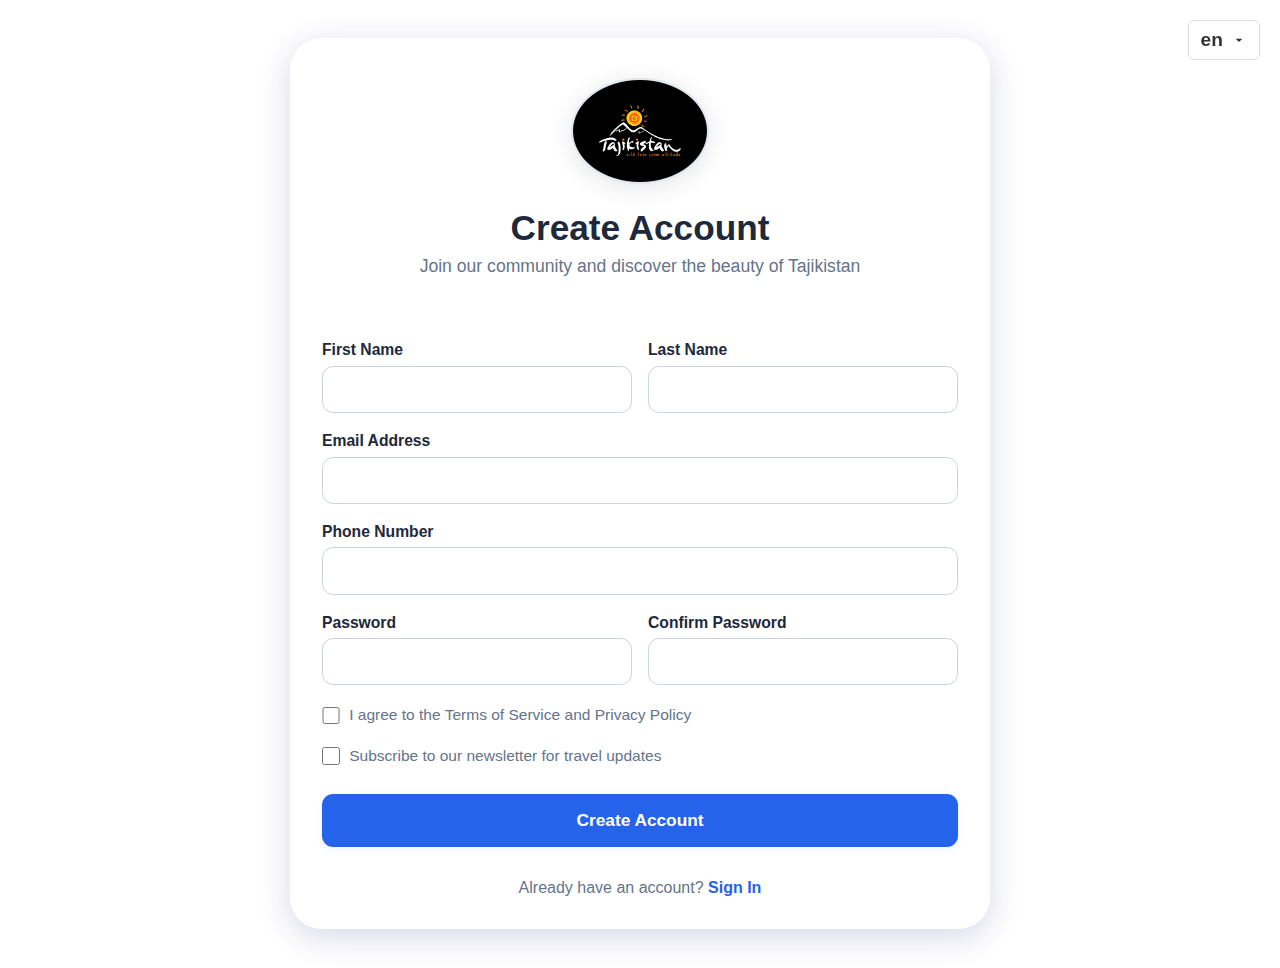
<file: pages/contacts.html>
<!DOCTYPE html> 
<html lang="en">
<head>
    <meta charset="UTF-8">
    <meta name="viewport" content="width=device-width, initial-scale=1.0">
    <title data-i18n="contacts_page_title">Contact Us - Tajikistan</title>
    <link rel="icon" type="image/x-icon" href="../assets/cropped-TJ_Tourism_Logo_white.png">
    <link rel="stylesheet" href="../styles/stylehome.css">
    <link rel="stylesheet" href="../styles/common.css">
    <link rel="stylesheet" href="../styles/contacts.css">
</head>
<body>
    <header class="header-container">
        <!-- Background Images -->
        <div class="background-slider">
            <div class="bg-slide active" style="background-image: url('https://images.unsplash.com/photo-1469474968028-56623f02e42e?w=1400&h=800&fit=crop')"></div>
            <div class="bg-slide" style="background-image: url('https://external-content.duckduckgo.com/iu/?u=https%3A%2F%2Fwallpaperaccess.com%2Ffull%2F5808780.jpg&f=1&nofb=1&ipt=347d9b8fbb1e6c526e159a20b2afd0fa29bf9e6544e61b7f0d2973e52c5abd1b')"></div>
            <div class="bg-slide" style="background-image: url('https://images.unsplash.com/photo-1506905925346-21bda4d32df4?w=1400&h=800&fit=crop')"></div>
        </div>
        <div class="overlay"></div>

        <!-- Navigation -->
        <nav class="navbar">
            <div class="nav-container">
                <!-- Logo -->
                <div>
                   <a href="index.html">
                       <img class='logo-icon' src="../assets/cropped-TJ_Tourism_Logo_white.png" alt="Tajikistan Tourism">
                   </a>
                </div>

                <!-- Desktop Menu -->
                <div class="nav-menu">
                    <a href="index.html" class="nav-link" data-i18n="nav_home">HOME</a>
                    <a href="tourism-products.html" class="nav-link" data-i18n="nav_products">TOURISM PRODUCTS</a>
                    <a href="destinations.html" class="nav-link" data-i18n="nav_destinations">DESTINATIONS</a>
                    <a href="events.html" class="nav-link" data-i18n="nav_events">EVENTS</a>
                    <a href="information.html" class="nav-link" data-i18n="nav_info">INFORMATION</a>
                    <a href="contacts.html" class="nav-link" data-i18n="nav_contacts">CONTACTS</a>
                </div>

                <!-- Right Controls -->
                <div class="nav-controls">
                    
                    <!-- Language Selector -->
                    <div class="language-selector">
                        <button class="lang-btn" id="langBtn">
                            <span class="flag">en</span>
                            <svg class="chevron" viewBox="0 0 24 24" fill="currentColor">
                                <path d="M7 10l5 5 5-5z"/>
                            </svg>
                        </button>
                        <div class="lang-dropdown" id="langDropdown">
                            <div class="lang-option" data-lang="en" data-flag="en">
                                <span class="flag">en</span>
                                <span>English</span>
                            </div>
                            <div class="lang-option" data-lang="ko" data-flag="ko">
                                <span class="flag">ko</span>
                                <span>한국어</span>
                            </div>
                        </div>
                    </div>

                    <!-- Theme Toggle -->
                    <button class="theme-toggle" id="themeToggle">
                        <svg class="sun-icon" viewBox="0 0 24 24" fill="currentColor">
                            <path d="M12 2.25a.75.75 0 01.75.75v2.25a.75.75 0 01-1.5 0V3a.75.75 0 01.75-.75zM7.5 12a4.5 4.5 0 119 0 4.5 4.5 0 01-9 0zM18.894 6.166a.75.75 0 00-1.06-1.06l-1.591 1.59a.75.75 0 101.06 1.061l1.591-1.59zM21.75 12a.75.75 0 01-.75.75h-2.25a.75.75 0 010-1.5H21a.75.75 0 01.75.75zM17.834 18.894a.75.75 0 001.06-1.06l-1.59-1.591a.75.75 0 10-1.061 1.06l1.59 1.591zM12 18a.75.75 0 01.75.75V21a.75.75 0 01-1.5 0v-2.25A.75.75 0 0112 18zM7.758 17.303a.75.75 0 00-1.061-1.06l-1.591 1.59a.75.75 0 001.06 1.061l1.591-1.59zM6 12a.75.75 0 01-.75.75H3a.75.75 0 010-1.5h2.25A.75.75 0 016 12zM6.697 7.757a.75.75 0 001.06-1.06l-1.59-1.591a.75.75 0 00-1.061 1.06l1.59 1.591z"/>
                        </svg>
                        <svg class="moon-icon" viewBox="0 0 24 24" fill="currentColor">
                            <path d="M9.528 1.718a.75.75 0 01.162.819A8.97 8.97 0 009 6a9 9 0 009 9 8.97 8.97 0 003.463-.69.75.75 0 01.981.98 10.503 10.503 0 01-9.694 6.46c-5.799 0-10.5-4.701-10.5-10.5 0-4.368 2.667-8.112 6.46-9.694a.75.75 0 01.818.162z"/>
                        </svg>
                    </button>

                 

                    <!-- Registration -->
                    <a href="registration.html" class="registration-btn">
                        <svg viewBox="0 0 24 24" fill="currentColor">
                            <path d="M12 12c2.21 0 4-1.79 4-4s-1.79-4-4-4-4 1.79-4 4 1.79 4 4 4zm0 2c-2.67 0-8 1.34-8 4v2h16v-2c0-2.66-5.33-4-8-4z"/>
                            <path d="M19 13h-2v3h-3v2h3v3h2v-3h3v-2h-3z"/>
                        </svg>
                    </a>

                    <!-- User Menu -->
                    <div id="user-menu-container"></div>

                    <!-- Mobile Menu Toggle -->
                    <button class="mobile-menu-toggle" id="mobileMenuToggle">
                        <span class="hamburger"></span>
                        <span class="hamburger"></span>
                        <span class="hamburger"></span>
                    </button>
                </div>
            </div>

            <!-- Mobile Menu -->
            <div class="mobile-menu" id="mobileMenu">
                <a href="index.html" class="mobile-nav-link" data-i18n="nav_home">HOME</a>
                <a href="tourism-products.html" class="mobile-nav-link" data-i18n="nav_products">TOURISM PRODUCTS</a>
                <a href="destinations.html" class="mobile-nav-link" data-i18n="nav_destinations">DESTINATIONS</a>
                <a href="events.html" class="mobile-nav-link" data-i18n="nav_events">EVENTS</a>
                <a href="information.html" class="mobile-nav-link" data-i18n="nav_info">INFORMATION</a>
                <a href="contacts.html" class="mobile-nav-link" data-i18n="nav_contacts">CONTACTS</a>
            </div>
        </nav>

        <!-- Hero Content -->
        <div class="hero-content">
            <div class="hero-text">
                <h1 class="hero-title" data-i18n="contacts_hero_title">CONTACT US</h1>
                <h2 class="hero-subtitle" data-i18n="contacts_hero_subtitle">GET IN</h2>
                <h3 class="hero-description" id="heroDescription" data-i18n="contacts_hero_description">TOUCH</h3>
            </div>
        </div>

        <!-- Content Indicators -->
        <div class="content-indicators">
            <div class="indicator active"></div>
            <div class="indicator"></div>
            <div class="indicator"></div>
        </div>
	 </header>

    <!-- Main Content -->
    <main class="main-content">
        <!-- Contact Section -->
        <section class="contact-section">
            <div class="container">
                <div class="section-header">
                    <h2 class="section-title" data-i18n="contacts_get_touch">Get in Touch</h2>
                    <p class="section-subtitle" data-i18n="contacts_subtitle">We'd love to hear from you. Send us a message and we'll respond as soon as possible.</p>
                </div>
                
                <div class="contact-grid">
                    <!-- Contact Information -->
                    <div class="contact-info">
                        <h3 data-i18n="contacts_info_title">Contact Information</h3>
                        <div class="contact-item">
                            <div class="contact-icon">📍</div>
                            <div>
                                <h4 data-i18n="contacts_address">Address</h4>
                                <p data-i18n="contacts_address_text">123 Tourism Street<br>Dushanbe, Tajikistan 734000</p>
                            </div>
                        </div>
                        <div class="contact-item">
                            <div class="contact-icon">📞</div>
                            <div>
                                <h4 data-i18n="contacts_phone">Phone</h4>
                                <p data-i18n="contacts_phone_text">+992 48 123 4567<br>+992 48 123 4568</p>
                            </div>
                        </div>
                        <div class="contact-item">
                            <div class="contact-icon">✉️</div>
                            <div>
                                <h4 data-i18n="contacts_email">Email</h4>
                                <p data-i18n="contacts_email_text">info@tajikistan-tourism.com<br>support@tajikistan-tourism.com</p>
                            </div>
                        </div>
                        <div class="contact-item">
                            <div class="contact-icon">🕒</div>
                            <div>
                                <h4 data-i18n="contacts_hours">Working Hours</h4>
                                <p data-i18n="contacts_hours_text">Monday - Friday: 9:00 AM - 6:00 PM<br>Saturday: 10:00 AM - 4:00 PM<br>Sunday: Closed</p>
                            </div>
                        </div>
                    </div>

                    <!-- Contact Form -->
                    <div class="contact-form">
                        <h3 data-i18n="contacts_form_title">Send us a Message</h3>
                        <form>
                            <div class="form-group">
                                <label for="name" data-i18n="contacts_form_name">Full Name *</label>
                                <input type="text" id="name" name="name" required>
                            </div>
                            <div class="form-group">
                                <label for="email" data-i18n="contacts_form_email">Email Address *</label>
                                <input type="email" id="email" name="email" required>
                            </div>
                            <div class="form-group">
                                <label for="phone" data-i18n="contacts_form_phone">Phone Number</label>
                                <input type="text" id="phone" name="phone">
                            </div>
                            <div class="form-group">
                                <label for="subject" data-i18n="contacts_form_subject">Subject *</label>
                                <select id="subject" name="subject" required>
                                    <option value="" data-i18n="contacts_form_select_subject">Select a subject</option>
                                    <option value="general" data-i18n="contacts_form_general">General Inquiry</option>
                                    <option value="booking" data-i18n="contacts_form_booking">Tour Booking</option>
                                    <option value="support" data-i18n="contacts_form_support">Customer Support</option>
                                    <option value="partnership" data-i18n="contacts_form_partnership">Partnership</option>
                                    <option value="other" data-i18n="contacts_form_other">Other</option>
                                </select>
                            </div>
                            <div class="form-group">
                                <label for="message" data-i18n="contacts_form_message">Message *</label>
                                <textarea id="message" name="message" rows="5" required></textarea>
                            </div>
                            <button type="submit" class="btn btn-primary" data-i18n="contacts_form_send">Send Message</button>
                        </form>
                    </div>
                </div>
            </div>
        </section>

        <!-- Map Section -->
        <section class="map-section">
            <div class="container">
                <div class="section-header">
                    <h2 class="section-title" data-i18n="contacts_find_us">Find Us</h2>
                    <p class="section-subtitle" data-i18n="contacts_map_subtitle">Visit our office in the heart of Dushanbe</p>
                </div>
                <div class="map-container">
                    <div class="contacts-map-container" style="margin: 2rem 0;">
                        <iframe
                            width="100%"
                            height="400"
                            frameborder="0"
                            style="border:0; border-radius: 1rem;"
                            src="https://www.openstreetmap.org/export/embed.html?bbox=68.773%2C38.559%2C68.803%2C38.579&layer=mapnik&marker=38.569%2C68.788"
                            allowfullscreen
                            loading="lazy">
                        </iframe>
                    </div>
                </div>
            </div>
        </section>
    </main>

    <!-- Footer -->
    <footer class="footer">
        <div class="container">
            <div class="footer-content">
                <div class="footer-section">
                    <div class="footer-logo">
                        <img src="../assets/cropped-TJ_Tourism_Logo_white.png" alt="Tajikistan Tourism">
                    </div>
                    <h3 data-i18n="footer_about_title">About Tajikistan Tourism</h3>
                    <p data-i18n="footer_about_desc">Discover the natural beauty and rich cultural heritage of Tajikistan, a hidden gem in Central Asia.</p>
                </div>
                <div class="footer-section">
                    <h3 data-i18n="footer_links_title">Quick Links</h3>
                    <ul>
                        <li><a href="tourism-products.html" data-i18n="footer_link_products">Tourism Products</a></li>
                        <li><a href="#" data-i18n="footer_link_guide">Travel Guide</a></li>
                        <li><a href="#" data-i18n="footer_link_events">Events</a></li>
                        <li><a href="contacts.html" data-i18n="footer_link_contact">Contact</a></li>
                    </ul>
                </div>
                <div class="footer-section">
                    <h3 data-i18n="footer_contact_title">Contact Info</h3>
                    <p data-i18n="footer_contact_email">Email: maks88821@gmai.com</p>
                    <p data-i18n="footer_contact_phone">Phone: +992919667741</p>
                    <p data-i18n="footer_contact_address">Address: Dushanbe, Tajikistan</p>
                </div>
            </div>
            <div class="footer-bottom">
                <p data-i18n="footer_copyright">&copy; 2024 Tajikistan Tourism. All rights reserved.</p>
            </div>
        </div>
    </footer>

    <script type="module" src="../scripts/main.js"></script>
</body>
</html>
</file>
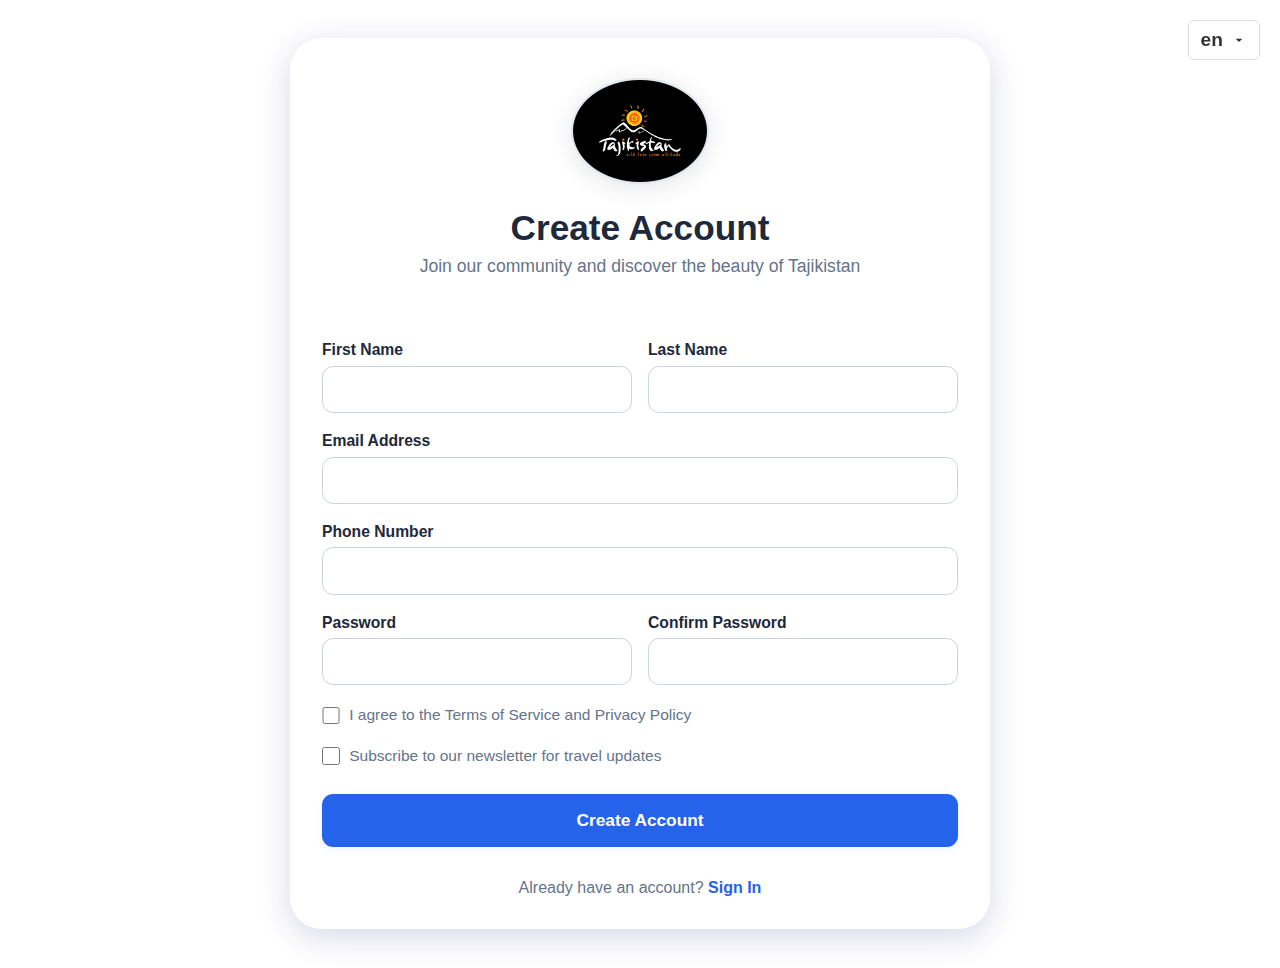
<file: pages/destinations.html>
<!DOCTYPE html> 
<html lang="en">
<head>
    <meta charset="UTF-8">
    <meta name="viewport" content="width=device-width, initial-scale=1.0">
    <title data-i18n="destinations_page_title">Destinations - Tajikistan</title>
    <link rel="icon" type="image/x-icon" href="../assets/cropped-TJ_Tourism_Logo_white.png">
    <link rel="stylesheet" href="../styles/stylehome.css">
    <link rel="stylesheet" href="../styles/common.css">
    <link rel="stylesheet" href="../styles/destinations.css">
</head>
<body>
    <header class="header-container">
        <!-- Background Images -->
        <div class="background-slider">
            <div class="bg-slide active" style="background-image: url('https://images.unsplash.com/photo-1506905925346-21bda4d32df4?w=1400&h=800&fit=crop')"></div>
            <div class="bg-slide" style="background-image: url('https://images.unsplash.com/photo-1469474968028-56623f02e42e?w=1400&h=800&fit=crop')"></div>
            <div class="bg-slide" style="background-image: url('https://external-content.duckduckgo.com/iu/?u=https%3A%2F%2Fwallpaperaccess.com%2Ffull%2F5808780.jpg&f=1&nofb=1&ipt=347d9b8fbb1e6c526e159a20b2afd0fa29bf9e6544e61b7f0d2973e52c5abd1b')"></div>
        </div>
        <div class="overlay"></div>

        <!-- Navigation -->
        <nav class="navbar">
            <div class="nav-container">
                <!-- Logo -->
                <div>
                   <a href="index.html">
                       <img class='logo-icon' src="../assets/cropped-TJ_Tourism_Logo_white.png" alt="Tajikistan Tourism">
                   </a>
                </div>

                <!-- Desktop Menu -->
                <div class="nav-menu">
                    <a href="index.html" class="nav-link" data-i18n="nav_home">HOME</a>
                    <a href="tourism-products.html" class="nav-link" data-i18n="nav_products">TOURISM PRODUCTS</a>
                    <a href="destinations.html" class="nav-link" data-i18n="nav_destinations">DESTINATIONS</a>
                    <a href="events.html" class="nav-link" data-i18n="nav_events">EVENTS</a>
                    <a href="information.html" class="nav-link" data-i18n="nav_info">INFORMATION</a>
                    <a href="contacts.html" class="nav-link" data-i18n="nav_contacts">CONTACTS</a>
                </div>

                <!-- Right Controls -->
                <div class="nav-controls">
                    
                    <!-- Language Selector -->
                    <div class="language-selector">
                        <button class="lang-btn" id="langBtn">
                            <span class="flag">en</span>
                            <svg class="chevron" viewBox="0 0 24 24" fill="currentColor">
                                <path d="M7 10l5 5 5-5z"/>
                            </svg>
                        </button>
                        <div class="lang-dropdown" id="langDropdown">
                            <div class="lang-option" data-lang="en" data-flag="en">
                                <span class="flag">en</span>
                                <span>English</span>
                            </div>
                            <div class="lang-option" data-lang="ko" data-flag="🇰🇷">
                                <span class="flag">ko</span>
                                <span>한국어</span>
                            </div>
                        </div>
                    </div>

                    <!-- Theme Toggle -->
                    <button class="theme-toggle" id="themeToggle">
                        <svg class="sun-icon" viewBox="0 0 24 24" fill="currentColor">
                            <path d="M12 2.25a.75.75 0 01.75.75v2.25a.75.75 0 01-1.5 0V3a.75.75 0 01.75-.75zM7.5 12a4.5 4.5 0 119 0 4.5 4.5 0 01-9 0zM18.894 6.166a.75.75 0 00-1.06-1.06l-1.591 1.59a.75.75 0 101.06 1.061l1.591-1.59zM21.75 12a.75.75 0 01-.75.75h-2.25a.75.75 0 010-1.5H21a.75.75 0 01.75.75zM17.834 18.894a.75.75 0 001.06-1.06l-1.59-1.591a.75.75 0 10-1.061 1.06l1.59 1.591zM12 18a.75.75 0 01.75.75V21a.75.75 0 01-1.5 0v-2.25A.75.75 0 0112 18zM7.758 17.303a.75.75 0 00-1.061-1.06l-1.591 1.59a.75.75 0 001.06 1.061l1.591-1.59zM6 12a.75.75 0 01-.75.75H3a.75.75 0 010-1.5h2.25A.75.75 0 016 12zM6.697 7.757a.75.75 0 001.06-1.06l-1.59-1.591a.75.75 0 00-1.061 1.06l1.59 1.591z"/>
                        </svg>
                        <svg class="moon-icon" viewBox="0 0 24 24" fill="currentColor">
                            <path d="M9.528 1.718a.75.75 0 01.162.819A8.97 8.97 0 009 6a9 9 0 009 9 8.97 8.97 0 003.463-.69.75.75 0 01.981.98 10.503 10.503 0 01-9.694 6.46c-5.799 0-10.5-4.701-10.5-10.5 0-4.368 2.667-8.112 6.46-9.694a.75.75 0 01.818.162z"/>
                        </svg>
                    </button>

                  
                    <!-- Registration -->
                    <a href="registration.html" class="registration-btn">
                        <svg viewBox="0 0 24 24" fill="currentColor">
                            <path d="M12 12c2.21 0 4-1.79 4-4s-1.79-4-4-4-4 1.79-4 4 1.79 4 4 4zm0 2c-2.67 0-8 1.34-8 4v2h16v-2c0-2.66-5.33-4-8-4z"/>
                            <path d="M19 13h-2v3h-3v2h3v3h2v-3h3v-2h-3z"/>
                        </svg>
                    </a>

                    <!-- User Menu -->
                    <div id="user-menu-container"></div>

                    <!-- Mobile Menu Toggle -->
                    <button class="mobile-menu-toggle" id="mobileMenuToggle">
                        <span class="hamburger"></span>
                        <span class="hamburger"></span>
                        <span class="hamburger"></span>
                    </button>
                </div>
            </div>

            <!-- Mobile Menu -->
            <div class="mobile-menu" id="mobileMenu">
                <a href="index.html" class="mobile-nav-link" data-i18n="nav_home">HOME</a>
                <a href="tourism-products.html" class="mobile-nav-link" data-i18n="nav_products">TOURISM PRODUCTS</a>
                <a href="destinations.html" class="mobile-nav-link" data-i18n="nav_destinations">DESTINATIONS</a>
                <a href="events.html" class="mobile-nav-link" data-i18n="nav_events">EVENTS</a>
                <a href="information.html" class="mobile-nav-link" data-i18n="nav_info">INFORMATION</a>
                <a href="contacts.html" class="mobile-nav-link" data-i18n="nav_contacts">CONTACTS</a>
            </div>
        </nav>

        <!-- Hero Content -->
        <div class="hero-content">
            <div class="hero-text">
                <h1 class="hero-title" id="heroTitle">DESTINATIONS</h1>
                <h2 class="hero-subtitle" id="heroSubtitle">EXPLORE</h2>
                <h3 class="hero-description" id="heroDescription">AMAZING PLACES</h3>
            </div>
        </div>

        <!-- Content Indicators -->
        <div class="content-indicators">
            <div class="indicator active"></div>
            <div class="indicator"></div>
            <div class="indicator"></div>
        </div>
	 </header>

    <!-- Main Content -->
    <main class="main-content">
        <!-- Destinations Section -->
        <section class="destinations-section">
            <div class="container">
                <div class="section-header">
                    <h2 class="section-title" data-i18n="destinations_section_title">Popular Destinations</h2>
                    <p class="section-subtitle" data-i18n="destinations_section_subtitle">Discover the most beautiful and fascinating places in Tajikistan</p>
                </div>
                <div class="destinations-controls">
                    <input type="text" id="dest-search" data-i18n="[placeholder]destinations_search_placeholder" placeholder="Search by name...">
                    <select id="dest-sort">
                        <option value="title-asc" data-i18n="destinations_sort_title_asc">Alphabetically (A-Z)</option>
                        <option value="title-desc" data-i18n="destinations_sort_title_desc">Alphabetically (Z-A)</option>
                        <option value="region" data-i18n="destinations_sort_region">By region</option>
                    </select>
                    <select id="dest-region-filter">
                        <option value="" data-i18n="destinations_region_all">All regions</option>
                        <!-- регионы будут добавляться динамически -->
                    </select>
                </div>
                <div class="destinations-grid" id="destinations-list"></div>
            </div>
        </section>

        <!-- Call to Action -->
        <section class="cta-section">
            <div class="container">
                <div class="cta-content">
                    <h2 data-i18n="destinations_cta_title">Ready to Explore These Amazing Places?</h2>
                    <p data-i18n="destinations_cta_desc">Start planning your journey to discover the natural wonders and cultural treasures of Tajikistan.</p>
                    <div class="cta-buttons">
                        <a href="contacts.html" class="btn btn-primary" data-i18n="destinations_cta_plan">Plan Your Trip</a>
                        <a href="tourism-products.html" class="btn btn-secondary" data-i18n="destinations_cta_tours">View Tours</a>
                    </div>
                </div>
            </div>
        </section>
    </main>

    <!-- Footer -->
    <footer class="footer">
        <div class="container">
            <div class="footer-content">
                <div class="footer-section">
                    <div class="footer-logo">
                        <img src="../assets/cropped-TJ_Tourism_Logo_white.png" alt="Tajikistan Tourism">
                    </div>
                    <h3 data-i18n="footer_about_title">About Tajikistan Tourism</h3>
                    <p data-i18n="footer_about_desc">Discover the natural beauty and rich cultural heritage of Tajikistan, a hidden gem in Central Asia.</p>
                </div>
                <div class="footer-section">
                    <h3 data-i18n="footer_links_title">Quick Links</h3>
                    <ul>
                        <li><a href="tourism-products.html" data-i18n="footer_link_products">Tourism Products</a></li>
                        <li><a href="#" data-i18n="footer_link_guide">Travel Guide</a></li>
                        <li><a href="events.html" data-i18n="footer_link_events">Events</a></li>
                        <li><a href="contacts.html" data-i18n="footer_link_contact">Contact</a></li>
                    </ul>
                </div>
                <div class="footer-section">
                    <h3 data-i18n="footer_contact_title">Contact Info</h3>
                    <p data-i18n="footer_contact_email">Email: maks88821@gmai.com</p>
                    <p data-i18n="footer_contact_phone">Phone: +992919667741</p>
                    <p data-i18n="footer_contact_address">Address: Dushanbe, Tajikistan</p>
                </div>
            </div>
            <div class="footer-bottom">
                <p data-i18n="footer_copyright">&copy; 2024 Tajikistan Tourism. All rights reserved.</p>
            </div>
        </div>
    </footer>

    <script type="module" src="../scripts/main.js"></script>
</body>
</html>
</file>
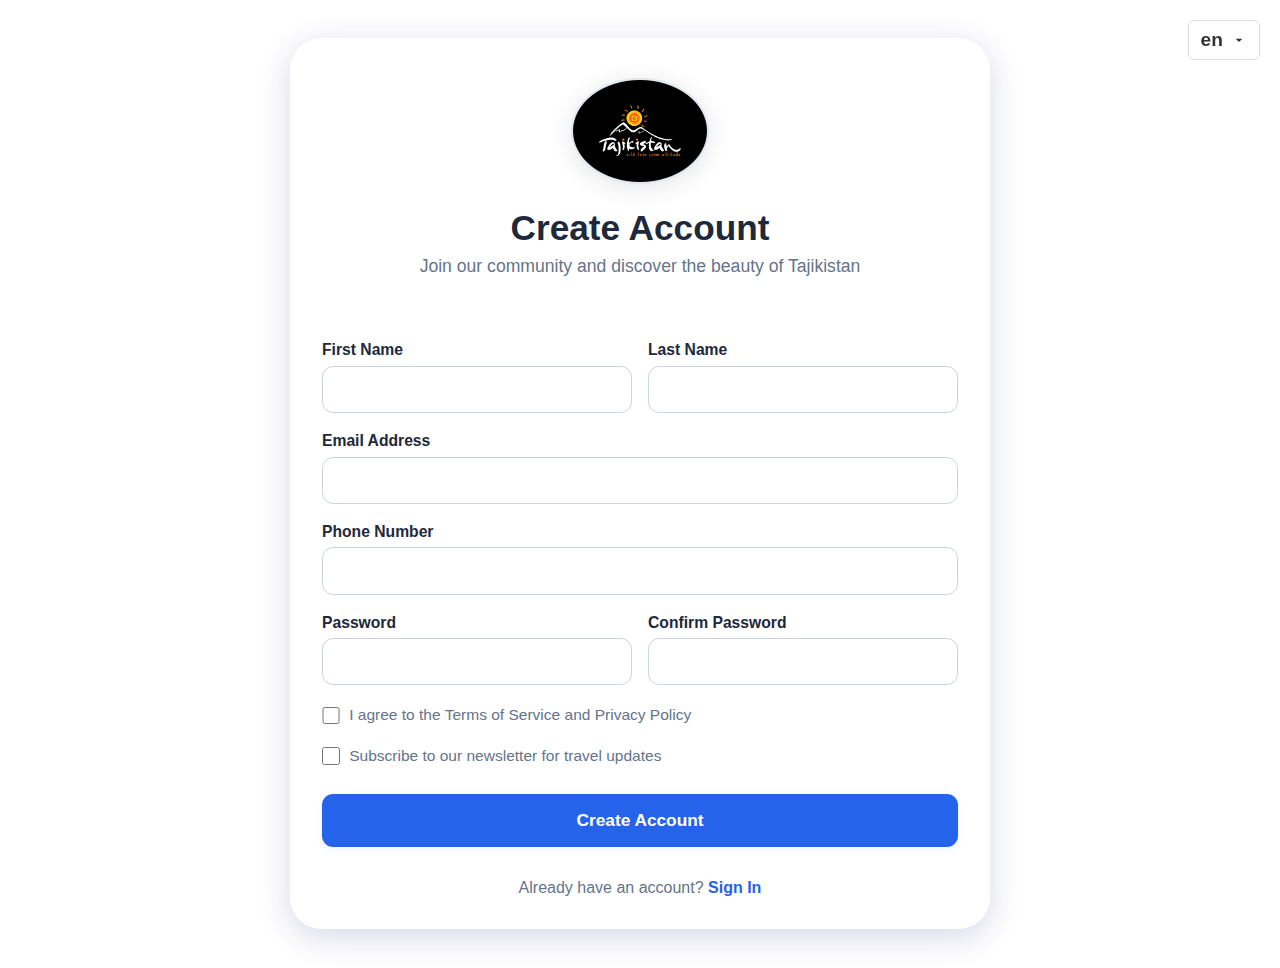
<file: pages/events.html>
<!DOCTYPE html> 
<html lang="en">
<head>
    <meta charset="UTF-8">
    <meta name="viewport" content="width=device-width, initial-scale=1.0">
    <title data-i18n="events_page_title">Events - Tajikistan</title>
    <link rel="icon" type="image/x-icon" href="../assets/cropped-TJ_Tourism_Logo_white.png">
    <link rel="stylesheet" href="../styles/stylehome.css">
    <link rel="stylesheet" href="../styles/common.css">
    <link rel="stylesheet" href="../styles/events.css">
</head>
<body>
    <header class="header-container">
        <!-- Background Images -->
        <div class="background-slider">
            <div class="bg-slide active" style="background-image: url('https://images.unsplash.com/photo-1469474968028-56623f02e42e?w=1400&h=800&fit=crop')"></div>
            <div class="bg-slide" style="background-image: url('https://external-content.duckduckgo.com/iu/?u=https%3A%2F%2Fwallpaperaccess.com%2Ffull%2F5808780.jpg&f=1&nofb=1&ipt=347d9b8fbb1e6c526e159a20b2afd0fa29bf9e6544e61b7f0d2973e52c5abd1b')"></div>
            <div class="bg-slide" style="background-image: url('https://images.unsplash.com/photo-1506905925346-21bda4d32df4?w=1400&h=800&fit=crop')"></div>
        </div>
        <div class="overlay"></div>

        <!-- Navigation -->
        <nav class="navbar">
            <div class="nav-container">
                <!-- Logo -->
                <div>
                   <a href="index.html">
                       <img class='logo-icon' src="../assets/cropped-TJ_Tourism_Logo_white.png" alt="Tajikistan Tourism">
                   </a>
                </div>

                <!-- Desktop Menu -->
                <div class="nav-menu">
                    <a href="index.html" class="nav-link" data-i18n="nav_home">HOME</a>
                    <a href="tourism-products.html" class="nav-link" data-i18n="nav_products">TOURISM PRODUCTS</a>
                    <a href="destinations.html" class="nav-link" data-i18n="nav_destinations">DESTINATIONS</a>
                    <a href="events.html" class="nav-link" data-i18n="nav_events">EVENTS</a>
                    <a href="information.html" class="nav-link" data-i18n="nav_info">INFORMATION</a>
                    <a href="contacts.html" class="nav-link" data-i18n="nav_contacts">CONTACTS</a>
                </div>

                <!-- Right Controls -->
                <div class="nav-controls">
                    
                    <!-- Language Selector -->
                    <div class="language-selector">
                        <button class="lang-btn" id="langBtn">
                            <span class="flag">en</span>
                            <svg class="chevron" viewBox="0 0 24 24" fill="currentColor">
                                <path d="M7 10l5 5 5-5z"/>
                            </svg>
                        </button>
                        <div class="lang-dropdown" id="langDropdown">
                            <div class="lang-option" data-lang="en" data-flag="en">
                                <span class="flag">en</span>
                                <span>English</span>
                            </div>
                            <div class="lang-option" data-lang="ko" data-flag="ko">
                                <span class="flag">ko</span>
                                <span>한국어</span>
                            </div>
                        </div>
                    </div>

                    <!-- Theme Toggle -->
                    <button class="theme-toggle" id="themeToggle">
                        <svg class="sun-icon" viewBox="0 0 24 24" fill="currentColor">
                            <path d="M12 2.25a.75.75 0 01.75.75v2.25a.75.75 0 01-1.5 0V3a.75.75 0 01.75-.75zM7.5 12a4.5 4.5 0 119 0 4.5 4.5 0 01-9 0zM18.894 6.166a.75.75 0 00-1.06-1.06l-1.591 1.59a.75.75 0 101.06 1.061l1.591-1.59zM21.75 12a.75.75 0 01-.75.75h-2.25a.75.75 0 010-1.5H21a.75.75 0 01.75.75zM17.834 18.894a.75.75 0 001.06-1.06l-1.59-1.591a.75.75 0 10-1.061 1.06l1.59 1.591zM12 18a.75.75 0 01.75.75V21a.75.75 0 01-1.5 0v-2.25A.75.75 0 0112 18zM7.758 17.303a.75.75 0 00-1.061-1.06l-1.591 1.59a.75.75 0 001.06 1.061l1.591-1.59zM6 12a.75.75 0 01-.75.75H3a.75.75 0 010-1.5h2.25A.75.75 0 016 12zM6.697 7.757a.75.75 0 001.06-1.06l-1.59-1.591a.75.75 0 00-1.061 1.06l1.59 1.591z"/>
                        </svg>
                        <svg class="moon-icon" viewBox="0 0 24 24" fill="currentColor">
                            <path d="M9.528 1.718a.75.75 0 01.162.819A8.97 8.97 0 009 6a9 9 0 009 9 8.97 8.97 0 003.463-.69.75.75 0 01.981.98 10.503 10.503 0 01-9.694 6.46c-5.799 0-10.5-4.701-10.5-10.5 0-4.368 2.667-8.112 6.46-9.694a.75.75 0 01.818.162z"/>
                        </svg>
                    </button>

                   
                    <!-- Registration -->
                    <a href="registration.html" class="registration-btn">
                        <svg viewBox="0 0 24 24" fill="currentColor">
                            <path d="M12 12c2.21 0 4-1.79 4-4s-1.79-4-4-4-4 1.79-4 4 1.79 4 4 4zm0 2c-2.67 0-8 1.34-8 4v2h16v-2c0-2.66-5.33-4-8-4z"/>
                            <path d="M19 13h-2v3h-3v2h3v3h2v-3h3v-2h-3z"/>
                        </svg>
                    </a>

                    <!-- User Menu -->
                    <div id="user-menu-container"></div>

                    <!-- Mobile Menu Toggle -->
                    <button class="mobile-menu-toggle" id="mobileMenuToggle">
                        <span class="hamburger"></span>
                        <span class="hamburger"></span>
                        <span class="hamburger"></span>
                    </button>
                </div>
            </div>

            <!-- Mobile Menu -->
            <div class="mobile-menu" id="mobileMenu">
                <a href="index.html" class="mobile-nav-link" data-i18n="nav_home">HOME</a>
                <a href="tourism-products.html" class="mobile-nav-link" data-i18n="nav_products">TOURISM PRODUCTS</a>
                <a href="destinations.html" class="mobile-nav-link" data-i18n="nav_destinations">DESTINATIONS</a>
                <a href="events.html" class="mobile-nav-link" data-i18n="nav_events">EVENTS</a>
                <a href="information.html" class="mobile-nav-link" data-i18n="nav_info">INFORMATION</a>
                <a href="contacts.html" class="mobile-nav-link" data-i18n="nav_contacts">CONTACTS</a>
            </div>
        </nav>

        <!-- Hero Content -->
        <div class="hero-content">
            <div class="hero-text">
                <h1 class="hero-title" id="heroTitle">EVENTS</h1>
                <h2 class="hero-subtitle" id="heroSubtitle">DISCOVER</h2>
                <h3 class="hero-description" id="heroDescription">CULTURAL FESTIVALS</h3>
            </div>
        </div>

        <!-- Content Indicators -->
        <div class="content-indicators">
            <div class="indicator active"></div>
            <div class="indicator"></div>
            <div class="indicator"></div>
        </div>
	 </header>

    <!-- Main Content -->
    <main class="main-content">
        <!-- Events Section -->
        <section class="events-section">
            <div class="container">
                <div class="section-header">
                    <h2 class="section-title" data-i18n="events_section_title">Upcoming Events</h2>
                    <p class="section-subtitle" data-i18n="events_section_subtitle">Experience the rich culture and traditions of Tajikistan through our exciting events</p>
                </div>
                <div class="events-controls">
                    <input type="text" id="events-search" data-i18n="[placeholder]events_search_placeholder" placeholder="Search by name...">
                    <select id="events-sort">
                        <option value="date-desc" data-i18n="events_sort_date_desc">Newest first</option>
                        <option value="date-asc" data-i18n="events_sort_date_asc">Oldest first</option>
                        <option value="title-asc" data-i18n="events_sort_title_asc">Alphabetically (A-Z)</option>
                        <option value="title-desc" data-i18n="events_sort_title_desc">Alphabetically (Z-A)</option>
                    </select>
                    <select id="events-location-filter">
                        <option value="" data-i18n="events_location_all">All locations</option>
                        <!-- локации будут добавляться динамически -->
                    </select>
                </div>
                <div class="events-grid" id="events-list"></div>
            </div>
        </section>

        <!-- Call to Action -->
        <section class="cta-section">
            <div class="container">
                <div class="cta-content">
                    <h2 data-i18n="events_cta_title">Don't Miss Out on These Amazing Events!</h2>
                    <p data-i18n="events_cta_desc">Book your tickets early and experience the vibrant culture of Tajikistan.</p>
                    <div class="cta-buttons">
                        <a href="contacts.html" class="btn btn-primary" data-i18n="events_cta_contact">Contact Us</a>
                        <a href="#" class="btn btn-secondary" data-i18n="events_cta_calendar">View Calendar</a>
                    </div>
                </div>
            </div>
        </section>
    </main>

    <!-- Footer -->
    <footer class="footer">
        <div class="container">
            <div class="footer-content">
                <div class="footer-section">
                    <div class="footer-logo">
                        <img src="../assets/cropped-TJ_Tourism_Logo_white.png" alt="Tajikistan Tourism">
                    </div>
                    <h3 data-i18n="footer_about_title">About Tajikistan Tourism</h3>
                    <p data-i18n="footer_about_desc">Discover the natural beauty and rich cultural heritage of Tajikistan, a hidden gem in Central Asia.</p>
                </div>
                <div class="footer-section">
                    <h3 data-i18n="footer_links_title">Quick Links</h3>
                    <ul>
                        <li><a href="tourism-products.html" data-i18n="footer_link_products">Tourism Products</a></li>
                        <li><a href="destinations.html" data-i18n="nav_destinations">Destinations</a></li>
                        <li><a href="#" data-i18n="footer_link_guide">Travel Guide</a></li>
                        <li><a href="contacts.html" data-i18n="footer_link_contact">Contact</a></li>
                    </ul>
                </div>
                <div class="footer-section">
                    <h3 data-i18n="footer_contact_title">Contact Info</h3>
                    <p data-i18n="footer_contact_email">Email: maks88821@gmai.com</p>
                    <p data-i18n="footer_contact_phone">Phone: +992919667741</p>
                    <p data-i18n="footer_contact_address">Address: Dushanbe, Tajikistan</p>
                </div>
            </div>
            <div class="footer-bottom">
                <p data-i18n="footer_copyright">&copy; 2024 Tajikistan Tourism. All rights reserved.</p>
            </div>
        </div>
    </footer>

    <script type="module" src="../scripts/main.js"></script>
</body>
</html>
</file>
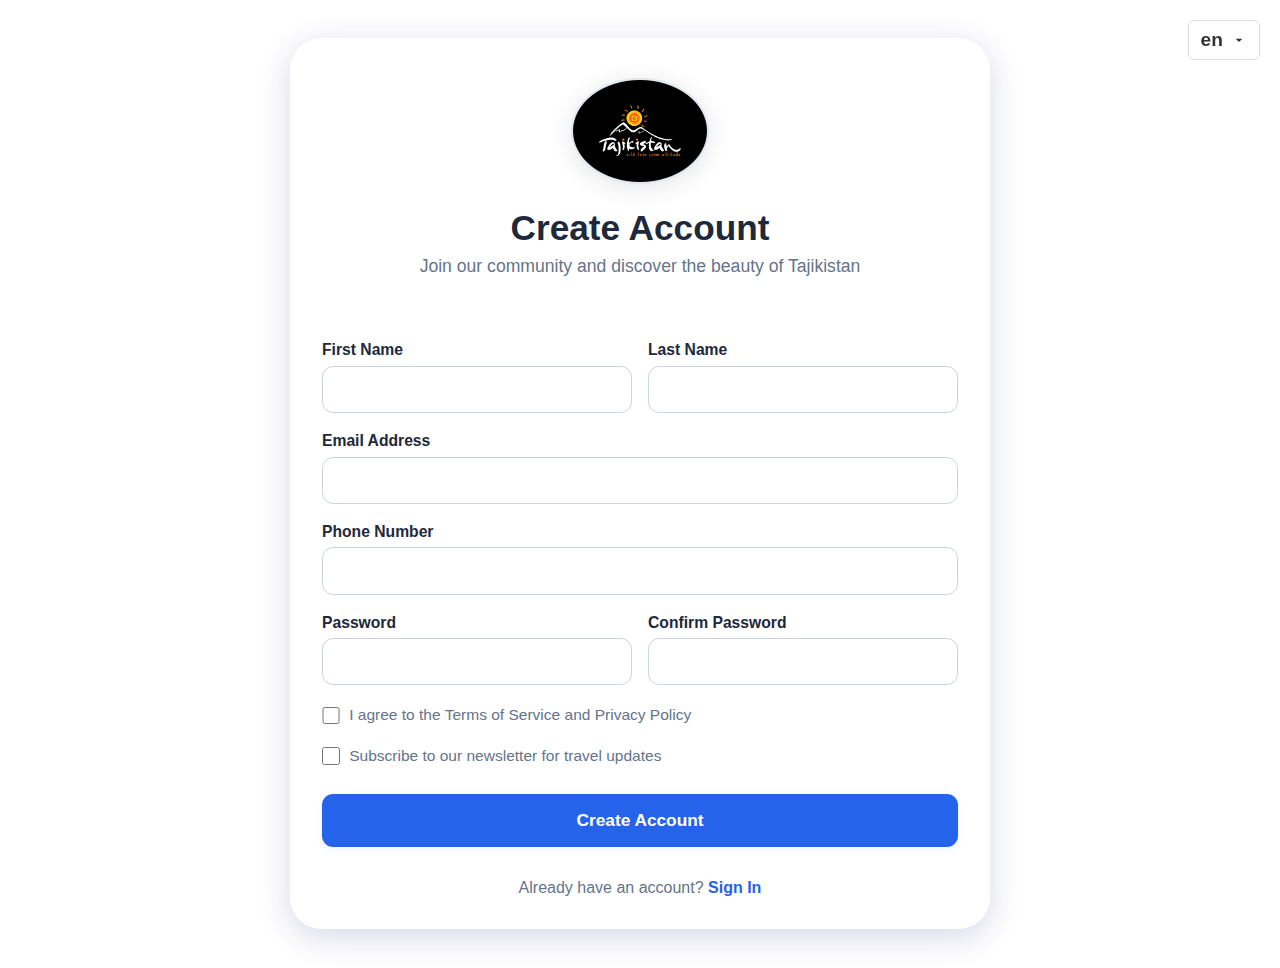
<file: pages/information.html>
<!DOCTYPE html> 
<html lang="en">
<head>
    <meta charset="UTF-8">
    <meta name="viewport" content="width=device-width, initial-scale=1.0">
    <title data-i18n="information_page_title">Information - Tajikistan</title>
    <link rel="icon" type="image/x-icon" href="../assets/cropped-TJ_Tourism_Logo_white.png">
    <link rel="stylesheet" href="../styles/stylehome.css">
    <link rel="stylesheet" href="../styles/common.css">
    <link rel="stylesheet" href="../styles/information.css">
</head>
<body>
    <header class="header-container">
        <!-- Background Images -->
        <div class="background-slider">
            <div class="bg-slide active" style="background-image: url('https://external-content.duckduckgo.com/iu/?u=https%3A%2F%2Fwallpaperaccess.com%2Ffull%2F5808780.jpg&f=1&nofb=1&ipt=347d9b8fbb1e6c526e159a20b2afd0fa29bf9e6544e61b7f0d2973e52c5abd1b')"></div>
            <div class="bg-slide" style="background-image: url('https://images.unsplash.com/photo-1506905925346-21bda4d32df4?w=1400&h=800&fit=crop')"></div>
            <div class="bg-slide" style="background-image: url('https://images.unsplash.com/photo-1469474968028-56623f02e42e?w=1400&h=800&fit=crop')"></div>
        </div>
        <div class="overlay"></div>

        <!-- Navigation -->
        <nav class="navbar">
            <div class="nav-container">
                <!-- Logo -->
                <div>
                   <a href="index.html">
                       <img class='logo-icon' src="../assets/cropped-TJ_Tourism_Logo_white.png" alt="Tajikistan Tourism">
                   </a>
                </div>

                <!-- Desktop Menu -->
                <div class="nav-menu">
                    <a href="index.html" class="nav-link" data-i18n="nav_home">HOME</a>
                    <a href="tourism-products.html" class="nav-link" data-i18n="nav_products">TOURISM PRODUCTS</a>
                    <a href="destinations.html" class="nav-link" data-i18n="nav_destinations">DESTINATIONS</a>
                    <a href="events.html" class="nav-link" data-i18n="nav_events">EVENTS</a>
                    <a href="information.html" class="nav-link" data-i18n="nav_info">INFORMATION</a>
                    <a href="contacts.html" class="nav-link" data-i18n="nav_contacts">CONTACTS</a>
                </div>

                <!-- Right Controls -->
                <div class="nav-controls">
                    
                    <!-- Language Selector -->
                    <div class="language-selector">
                        <button class="lang-btn" id="langBtn">
                            <span class="flag">en</span>
                            <svg class="chevron" viewBox="0 0 24 24" fill="currentColor">
                                <path d="M7 10l5 5 5-5z"/>
                            </svg>
                        </button>
                        <div class="lang-dropdown" id="langDropdown">
                            <div class="lang-option" data-lang="en" data-flag="en">
                                <span class="flag">en</span>
                                <span>English</span>
                            </div>
                            <div class="lang-option" data-lang="ko" data-flag="ko">
                                <span class="flag">ko</span>
                                <span>한국어</span>
                            </div>
                        </div>
                    </div>

                    <!-- Theme Toggle -->
                    <button class="theme-toggle" id="themeToggle">
                        <svg class="sun-icon" viewBox="0 0 24 24" fill="currentColor">
                            <path d="M12 2.25a.75.75 0 01.75.75v2.25a.75.75 0 01-1.5 0V3a.75.75 0 01.75-.75zM7.5 12a4.5 4.5 0 119 0 4.5 4.5 0 01-9 0zM18.894 6.166a.75.75 0 00-1.06-1.06l-1.591 1.59a.75.75 0 101.06 1.061l1.591-1.59zM21.75 12a.75.75 0 01-.75.75h-2.25a.75.75 0 010-1.5H21a.75.75 0 01.75.75zM17.834 18.894a.75.75 0 001.06-1.06l-1.59-1.591a.75.75 0 10-1.061 1.06l1.59 1.591zM12 18a.75.75 0 01.75.75V21a.75.75 0 01-1.5 0v-2.25A.75.75 0 0112 18zM7.758 17.303a.75.75 0 00-1.061-1.06l-1.591 1.59a.75.75 0 001.06 1.061l1.591-1.59zM6 12a.75.75 0 01-.75.75H3a.75.75 0 010-1.5h2.25A.75.75 0 016 12zM6.697 7.757a.75.75 0 001.06-1.06l-1.59-1.591a.75.75 0 00-1.061 1.06l1.59 1.591z"/>
                        </svg>
                        <svg class="moon-icon" viewBox="0 0 24 24" fill="currentColor">
                            <path d="M9.528 1.718a.75.75 0 01.162.819A8.97 8.97 0 009 6a9 9 0 009 9 8.97 8.97 0 003.463-.69.75.75 0 01.981.98 10.503 10.503 0 01-9.694 6.46c-5.799 0-10.5-4.701-10.5-10.5 0-4.368 2.667-8.112 6.46-9.694a.75.75 0 01.818.162z"/>
                        </svg>
                    </button>

                   

                    <!-- Registration -->
                    <a href="registration.html" class="registration-btn">
                        <svg viewBox="0 0 24 24" fill="currentColor">
                            <path d="M12 12c2.21 0 4-1.79 4-4s-1.79-4-4-4-4 1.79-4 4 1.79 4 4 4zm0 2c-2.67 0-8 1.34-8 4v2h16v-2c0-2.66-5.33-4-8-4z"/>
                            <path d="M19 13h-2v3h-3v2h3v3h2v-3h3v-2h-3z"/>
                        </svg>
                    </a>

                    <!-- User Menu -->
                    <div id="user-menu-container"></div>

                    <!-- Mobile Menu Toggle -->
                    <button class="mobile-menu-toggle" id="mobileMenuToggle">
                        <span class="hamburger"></span>
                        <span class="hamburger"></span>
                        <span class="hamburger"></span>
                    </button>
                </div>
            </div>

            <!-- Mobile Menu -->
            <div class="mobile-menu" id="mobileMenu">
                <a href="index.html" class="mobile-nav-link" data-i18n="nav_home">HOME</a>
                <a href="tourism-products.html" class="mobile-nav-link" data-i18n="nav_products">TOURISM PRODUCTS</a>
                <a href="destinations.html" class="mobile-nav-link" data-i18n="nav_destinations">DESTINATIONS</a>
                <a href="events.html" class="mobile-nav-link" data-i18n="nav_events">EVENTS</a>
                <a href="information.html" class="mobile-nav-link" data-i18n="nav_info">INFORMATION</a>
                <a href="contacts.html" class="mobile-nav-link" data-i18n="nav_contacts">CONTACTS</a>
            </div>
        </nav>

        <!-- Hero Content -->
        <div class="hero-content">
            <div class="hero-text">
                <h1 class="hero-title" id="heroTitle">INFORMATION</h1>
                <h2 class="hero-subtitle" id="heroSubtitle">ESSENTIAL</h2>
                <h3 class="hero-description" id="heroDescription">TRAVEL GUIDE</h3>
            </div>
        </div>

        <!-- Content Indicators -->
        <div class="content-indicators">
            <div class="indicator active"></div>
            <div class="indicator"></div>
            <div class="indicator"></div>
        </div>
	 </header>

    <!-- Main Content -->
    <main class="main-content">
        <!-- Information Section -->
        <section class="information-section">
            <div class="container">
                <div class="section-header">
                    <h2 class="section-title" data-i18n="information_section_title">Travel Information</h2>
                    <p class="section-subtitle" data-i18n="information_section_subtitle">Everything you need to know before visiting Tajikistan</p>
                </div>
                
                <div class="info-grid">
                    <div class="info-card">
                        <div class="info-icon">🛂</div>
                        <h3 data-i18n="information_visa_title">Visa Requirements</h3>
                        <p data-i18n="information_visa_desc">Most visitors need a visa to enter Tajikistan. E-visas are available for many nationalities.</p>
                        <ul>
                            <li data-i18n="information_visa_evisa">E-visa available for 60+ countries</li>
                            <li data-i18n="information_visa_processing">Processing time: 3-5 business days</li>
                            <li data-i18n="information_visa_valid">Valid for 45 days</li>
                            <li data-i18n="information_visa_cost">Cost: $25-50 USD</li>
                        </ul>
                        <a href="#" class="btn btn-primary" data-i18n="information_visa_apply">Apply for Visa</a>
                    </div>

                    <div class="info-card">
                        <div class="info-icon">🌡️</div>
                        <h3 data-i18n="information_weather_title">Weather & Climate</h3>
                        <p data-i18n="information_weather_desc">Tajikistan has a continental climate with hot summers and cold winters.</p>
                        <ul>
                            <li data-i18n="information_weather_spring">Spring (Mar-May): 10-25°C</li>
                            <li data-i18n="information_weather_summer">Summer (Jun-Aug): 20-35°C</li>
                            <li data-i18n="information_weather_autumn">Autumn (Sep-Nov): 10-25°C</li>
                            <li data-i18n="information_weather_winter">Winter (Dec-Feb): -5-10°C</li>
                        </ul>
                        <a href="#" class="btn btn-primary" data-i18n="information_weather_check">Check Weather</a>
                    </div>

                    <div class="info-card">
                        <div class="info-icon">💰</div>
                        <h3 data-i18n="information_currency_title">Currency & Money</h3>
                        <p data-i18n="information_currency_desc">The official currency is the Tajikistani Somoni (TJS).</p>
                        <ul>
                            <li data-i18n="information_currency_rate">1 USD ≈ 10.5 TJS</li>
                            <li data-i18n="information_currency_cards">Credit cards accepted in major cities</li>
                            <li data-i18n="information_currency_atms">ATMs available in Dushanbe</li>
                            <li data-i18n="information_currency_cash">Cash preferred in rural areas</li>
                        </ul>
                        <a href="#" class="btn btn-primary" data-i18n="information_currency_converter">Currency Converter</a>
                    </div>

                    <div class="info-card">
                        <div class="info-icon">🚗</div>
                        <h3 data-i18n="information_transport_title">Transportation</h3>
                        <p data-i18n="information_transport_desc">Getting around Tajikistan requires planning, especially in remote areas.</p>
                        <ul>
                            <li data-i18n="information_transport_taxis">Shared taxis between cities</li>
                            <li data-i18n="information_transport_flights">Domestic flights available</li>
                            <li data-i18n="information_transport_public">Public transport in Dushanbe</li>
                            <li data-i18n="information_transport_4x4">4x4 recommended for mountains</li>
                        </ul>
                        <a href="#" class="btn btn-primary" data-i18n="information_transport_guide">Transport Guide</a>
                    </div>

                    <div class="info-card">
                        <div class="info-icon">🏨</div>
                        <h3 data-i18n="information_accommodation_title">Accommodation</h3>
                        <p data-i18n="information_accommodation_desc">From luxury hotels to homestays, Tajikistan offers various accommodation options.</p>
                        <ul>
                            <li data-i18n="information_accommodation_hotels">Hotels in major cities</li>
                            <li data-i18n="information_accommodation_guesthouses">Guesthouses in rural areas</li>
                            <li data-i18n="information_accommodation_homestays">Homestays with locals</li>
                            <li data-i18n="information_accommodation_camping">Camping in mountains</li>
                        </ul>
                        <a href="#" class="btn btn-primary" data-i18n="information_accommodation_book">Book Accommodation</a>
                    </div>

                    <div class="info-card">
                        <div class="info-icon">🍽️</div>
                        <h3 data-i18n="information_food_title">Food & Cuisine</h3>
                        <p data-i18n="information_food_desc">Tajik cuisine features hearty dishes with rice, meat, and fresh vegetables.</p>
                        <ul>
                            <li data-i18n="information_food_plov">Plov (rice with meat)</li>
                            <li data-i18n="information_food_qurutob">Qurutob (bread with yogurt)</li>
                            <li data-i18n="information_food_shashlik">Shashlik (grilled meat)</li>
                            <li data-i18n="information_food_fruits">Fresh fruits and nuts</li>
                        </ul>
                        <a href="#" class="btn btn-primary" data-i18n="information_food_guide">Food Guide</a>
                    </div>
                </div>
            </div>
        </section>

        <!-- Safety Section -->
        <section class="safety-section">
            <div class="container">
                <div class="section-header">
                    <h2 class="section-title" data-i18n="information_safety_title">Safety & Health</h2>
                    <p class="section-subtitle" data-i18n="information_safety_subtitle">Important information for a safe and healthy trip</p>
                </div>
                
                <div class="safety-grid">
                    <div class="safety-card">
                        <h3 data-i18n="information_health_title">Health Information</h3>
                        <ul>
                            <li data-i18n="information_health_vaccinations">No special vaccinations required</li>
                            <li data-i18n="information_health_water">Drink bottled or boiled water</li>
                            <li data-i18n="information_health_medical">Medical facilities limited in rural areas</li>
                            <li data-i18n="information_health_insurance">Travel insurance recommended</li>
                        </ul>
                    </div>
                    
                    <div class="safety-card">
                        <h3 data-i18n="information_safety_tips_title">Safety Tips</h3>
                        <ul>
                            <li data-i18n="information_safety_embassy">Register with your embassy</li>
                            <li data-i18n="information_safety_customs">Respect local customs and dress modestly</li>
                            <li data-i18n="information_safety_mountains">Be cautious in mountain areas</li>
                            <li data-i18n="information_safety_documents">Keep copies of important documents</li>
                        </ul>
                    </div>
                </div>
            </div>
        </section>

        <!-- Call to Action -->
        <section class="cta-section">
            <div class="container">
                <div class="cta-content">
                    <h2 data-i18n="information_cta_title">Ready to Plan Your Trip?</h2>
                    <p data-i18n="information_cta_desc">Contact our travel experts for personalized advice and assistance.</p>
                    <div class="cta-buttons">
                        <a href="contacts.html" class="btn btn-primary" data-i18n="information_cta_contact">Contact Us</a>
                        <a href="tourism-products.html" class="btn btn-secondary" data-i18n="information_cta_tours">View Tours</a>
                    </div>
                </div>
            </div>
        </section>
    </main>

    <!-- Footer -->
    <footer class="footer">
        <div class="container">
            <div class="footer-content">
                <div class="footer-section">
                    <div class="footer-logo">
                        <img src="../assets/cropped-TJ_Tourism_Logo_white.png" alt="Tajikistan Tourism">
                    </div>
                    <h3 data-i18n="footer_about_title">About Tajikistan Tourism</h3>
                    <p data-i18n="footer_about_desc">Discover the natural beauty and rich cultural heritage of Tajikistan, a hidden gem in Central Asia.</p>
                </div>
                <div class="footer-section">
                    <h3 data-i18n="footer_links_title">Quick Links</h3>
                    <ul>
                        <li><a href="tourism-products.html" data-i18n="footer_link_products">Tourism Products</a></li>
                        <li><a href="destinations.html" data-i18n="nav_destinations">Destinations</a></li>
                        <li><a href="events.html" data-i18n="nav_events">Events</a></li>
                        <li><a href="contacts.html" data-i18n="footer_link_contact">Contact</a></li>
                    </ul>
                </div>
                <div class="footer-section">
                    <h3 data-i18n="footer_contact_title">Contact Info</h3>
                    <p data-i18n="footer_contact_email">Email: maks88821@gmai.com</p>
                    <p data-i18n="footer_contact_phone">Phone: +992919667741</p>
                    <p data-i18n="footer_contact_address">Address: Dushanbe, Tajikistan</p>
                </div>
            </div>
            <div class="footer-bottom">
                <p data-i18n="footer_copyright">&copy; 2024 Tajikistan Tourism. All rights reserved.</p>
            </div>
        </div>
    </footer>

    <script type="module" src="../scripts/main.js"></script>
</body>
</html>
</file>
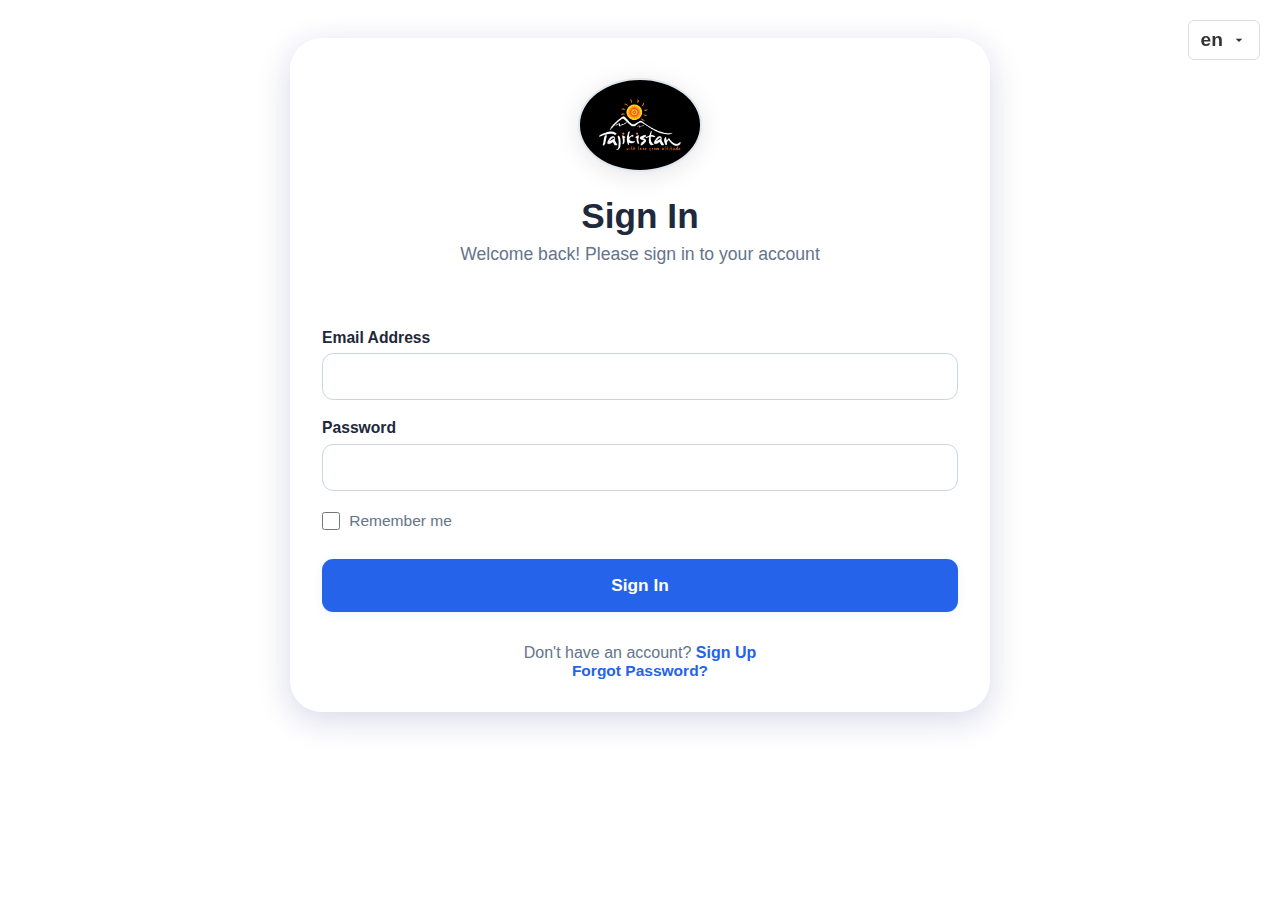
<file: pages/login.html>
<!DOCTYPE html>
<html lang="en">
<head>
    <meta charset="UTF-8">
    <meta name="viewport" content="width=device-width, initial-scale=1.0">
    <title data-i18n="login_page_title">Login - Tajikistan Tourism</title>
    <link rel="icon" type="image/x-icon" href="../assets/cropped-TJ_Tourism_Logo_white.png">
    <link rel="stylesheet" href="../styles/stylehome.css">
    <link rel="stylesheet" href="../styles/common.css">
    <link rel="stylesheet" href="../styles/auth.css">
</head>
<body>
    <!-- Language Selector -->
    <div class="language-selector">
        <button class="lang-btn" id="langBtn">
            <span class="flag">en</span>
            <svg class="chevron" viewBox="0 0 24 24" fill="currentColor">
                <path d="M7 10l5 5 5-5z"/>
            </svg>
        </button>
        <div class="lang-dropdown" id="langDropdown">
            <div class="lang-option" data-lang="en" data-flag="en">
                <span class="flag">en</span>
                <span>English</span>
            </div>
            <div class="lang-option" data-lang="ko" data-flag="ko">
                <span class="flag">ko</span>
                <span>Korean</span>
            </div>
        </div>
    </div>

    <div class="login-wrapper">
        <div class="login-logo">
            <a href="index.html">
                <div class="login-logo-bg">
                    <img src="../assets/cropped-TJ_Tourism_Logo_white.png" alt="Tajikistan Tourism">
                </div>
            </a>
        </div>
        <div class="login-title" data-i18n="login_sign_in">Sign In</div>
        <div class="login-desc" data-i18n="login_welcome">Welcome back! Please sign in to your account</div>
        <div id="login-message" class="reg-message"></div>
        <form class="login-form">
            <div class="login-group">
                <label for="email" data-i18n="login_email">Email Address</label>
                <input type="email" id="email" name="email" required>
            </div>
            <div class="login-group">
                <label for="password" data-i18n="login_password">Password</label>
                <div class="password-wrapper">
                    <input type="password" id="password" name="password" required>
                </div>
            </div>
            <div class="login-checkbox">
                <input type="checkbox" id="remember" name="remember">
                <label for="remember" data-i18n="login_remember">Remember me</label>
            </div>
            <button type="submit" class="login-btn" data-i18n="login_sign_in">Sign In</button>
        </form>
        <div class="login-footer">
            <span data-i18n="login_no_account">Don't have an account?</span> <a href="registration.html" data-i18n="login_sign_up">Sign Up</a><br>
            <a href="#" class="forgot-password" data-i18n="login_forgot_password">Forgot Password?</a>
        </div>
    </div>
    <script type="module" src="../scripts/main.js"></script>
</body>
</html>
</file>
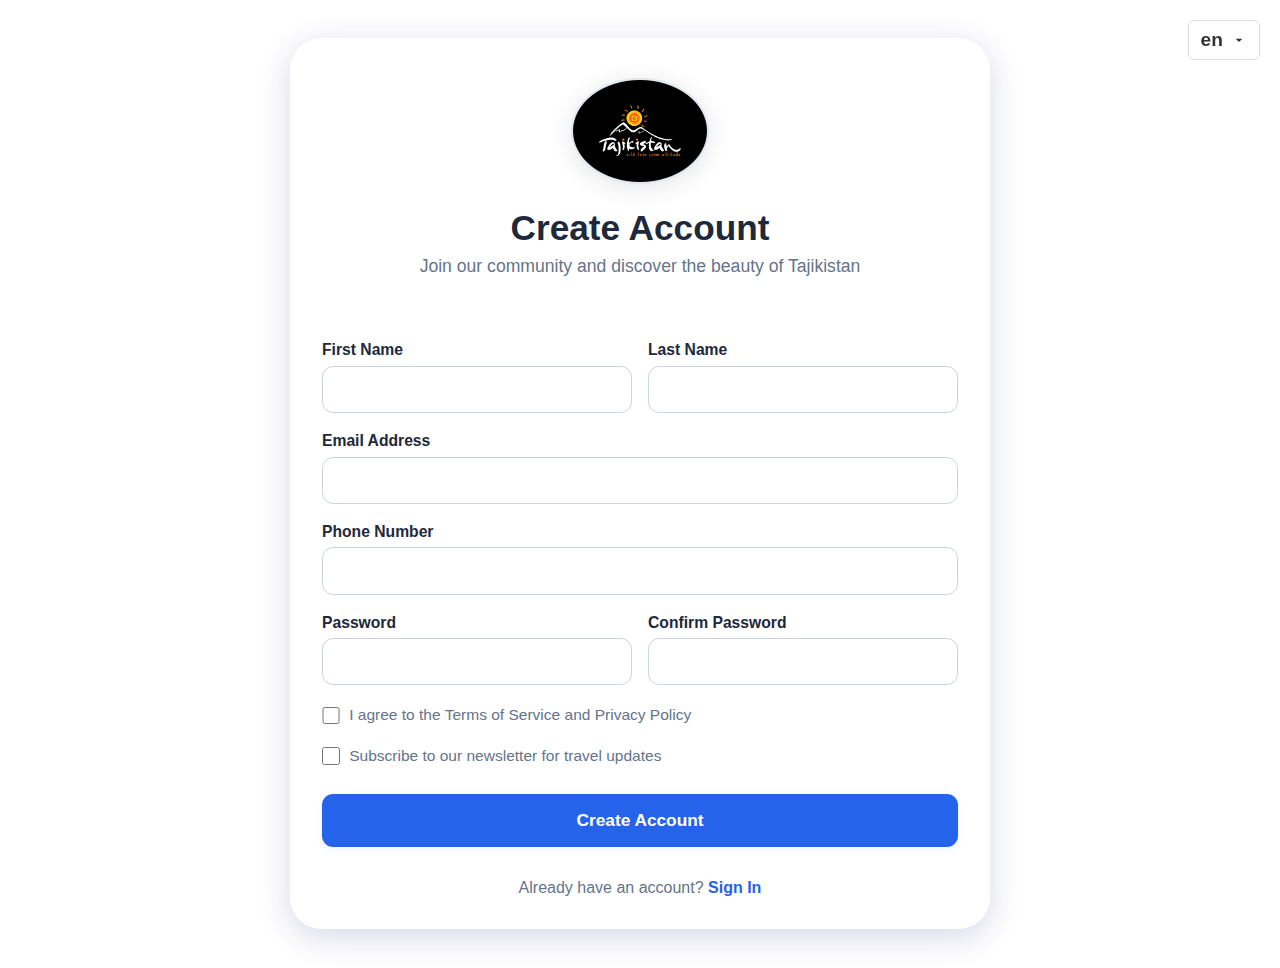
<file: pages/registration.html>
<!DOCTYPE html>
<html lang="en">
<head>
    <meta charset="UTF-8">
    <meta name="viewport" content="width=device-width, initial-scale=1.0">
    <title data-i18n="reg_page_title">Registration - Tajikistan Tourism</title>
    <link rel="icon" type="image/x-icon" href="../assets/cropped-TJ_Tourism_Logo_white.png">
    <link rel="stylesheet" href="../styles/stylehome.css">
    <link rel="stylesheet" href="../styles/common.css">
    <link rel="stylesheet" href="../styles/auth.css">
</head>
<body>
    <!-- Language Selector -->
    <div class="language-selector">
        <button class="lang-btn" id="langBtn">
            <span class="flag">en</span>
            <svg class="chevron" viewBox="0 0 24 24" fill="currentColor">
                <path d="M7 10l5 5 5-5z"/>
            </svg>
        </button>
        <div class="lang-dropdown" id="langDropdown">
            <div class="lang-option" data-lang="en" data-flag="en">
                <span class="flag">en</span>
                <span>English</span>
            </div>
            <div class="lang-option" data-lang="ko" data-flag="ko">
                <span class="flag">ko</span>
                <span>Korean</span>
            </div>
        </div>
    </div>

    <div class="reg-wrapper">
        <div class="reg-logo">
            <div class="reg-logo-bg">
                <a href="index.html">
                    <img src="../assets/cropped-TJ_Tourism_Logo_white.png" alt="Tajikistan Tourism">
                </a>
            </div>
        </div>
        <div class="reg-title" data-i18n="reg_create_account">Create Account</div>
        <div class="reg-desc" data-i18n="reg_join_community">Join our community and discover the beauty of Tajikistan</div>
        <div id="reg-message" class="reg-message"></div>
        <form class="reg-form">
            <div class="reg-row">
                <div class="reg-group">
                    <label for="firstName" data-i18n="reg_first_name">First Name</label>
                    <input type="text" id="firstName" name="firstName" required>
                </div>
                <div class="reg-group">
                    <label for="lastName" data-i18n="reg_last_name">Last Name</label>
                    <input type="text" id="lastName" name="lastName" required>
                </div>
            </div>
            <div class="reg-group">
                <label for="email" data-i18n="reg_email">Email Address</label>
                <input type="email" id="email" name="email" required>
            </div>
            <div class="reg-group">
                <label for="phone" data-i18n="reg_phone">Phone Number</label>
                <input type="tel" id="phone" name="phone" required>
            </div>
            <div class="reg-row">
                <div class="reg-group">
                    <label for="password" data-i18n="reg_password">Password</label>
                    <div class="password-wrapper">
                        <input type="password" id="password" name="password" required>
                    </div>
                </div>
                <div class="reg-group">
                    <label for="confirmPassword" data-i18n="reg_confirm_password">Confirm Password</label>
                    <div class="password-wrapper">
                        <input type="password" id="confirmPassword" name="confirmPassword" required>
                    </div>
                </div>
            </div>
            <div class="reg-checkbox">
                <input type="checkbox" id="terms" name="terms" required>
                <label for="terms" data-i18n="reg_terms_agree">I agree to the <a href="#" data-i18n="reg_terms_service">Terms of Service</a> and <a href="#" data-i18n="reg_privacy_policy">Privacy Policy</a></label>
            </div>
            <div class="reg-checkbox">
                <input type="checkbox" id="newsletter" name="newsletter">
                <label for="newsletter" data-i18n="reg_newsletter">Subscribe to our newsletter for travel updates</label>
            </div>
            <button type="submit" class="reg-btn" data-i18n="reg_create_account">Create Account</button>
        </form>
        <div class="reg-footer">
            <span data-i18n="reg_have_account">Already have an account?</span> <a href="login.html" data-i18n="reg_sign_in">Sign In</a>
        </div>
    </div>
    <script type="module" src="../scripts/main.js"></script>
</body>
</html>
</file>
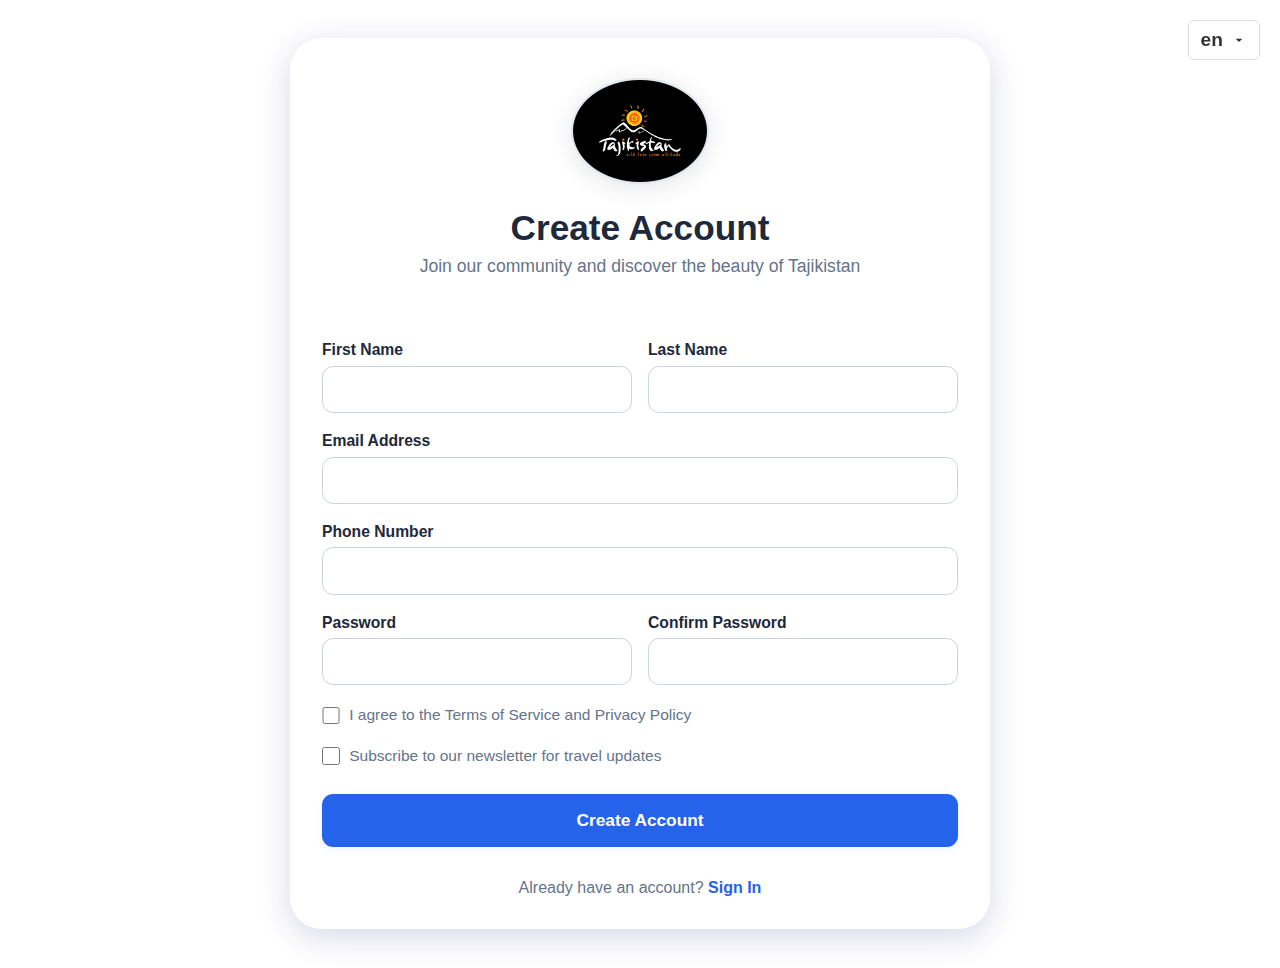
<file: pages/tourism-products.html>
<!DOCTYPE html> 
<html lang="en">
<head>
    <meta charset="UTF-8">
    <meta name="viewport" content="width=device-width, initial-scale=1.0">
    <title data-i18n="products_page_title">Tourism Products - Tajikistan</title>
    <link rel="icon" type="image/x-icon" href="../assets/cropped-TJ_Tourism_Logo_white.png">
    <link rel="stylesheet" href="../styles/stylehome.css">
    <link rel="stylesheet" href="../styles/common.css">
    <link rel="stylesheet" href="../styles/tourism-products.css">
</head>
<body>
    <header class="header-container">
        <!-- Background Images -->
        <div class="background-slider">
            <div class="bg-slide active" style="background-image: url('https://images.unsplash.com/photo-1506905925346-21bda4d32df4?w=1400&h=800&fit=crop')"></div>
            <div class="bg-slide" style="background-image: url('https://images.unsplash.com/photo-1469474968028-56623f02e42e?w=1400&h=800&fit=crop')"></div>
            <div class="bg-slide" style="background-image: url('https://external-content.duckduckgo.com/iu/?u=https%3A%2F%2Fwallpaperaccess.com%2Ffull%2F5808780.jpg&f=1&nofb=1&ipt=347d9b8fbb1e6c526e159a20b2afd0fa29bf9e6544e61b7f0d2973e52c5abd1b')"></div>
        </div>
        <div class="overlay"></div>

        <!-- Navigation -->
        <nav class="navbar">
            <div class="nav-container">
                <!-- Logo -->
                <div>
                   <a href="index.html">
                       <img class='logo-icon' src="../assets/cropped-TJ_Tourism_Logo_white.png" alt="Tajikistan Tourism">
                   </a>
                </div>

                <!-- Desktop Menu -->
                <div class="nav-menu">
                    <a href="index.html" class="nav-link" data-i18n="nav_home">HOME</a>
                    <a href="tourism-products.html" class="nav-link" data-i18n="nav_products">TOURISM PRODUCTS</a>
                    <a href="destinations.html" class="nav-link" data-i18n="nav_destinations">DESTINATIONS</a>
                    <a href="events.html" class="nav-link" data-i18n="nav_events">EVENTS</a>
                    <a href="information.html" class="nav-link" data-i18n="nav_info">INFORMATION</a>
                    <a href="contacts.html" class="nav-link" data-i18n="nav_contacts">CONTACTS</a>
                </div>

                <!-- Right Controls -->
                <div class="nav-controls">
                    
                    <!-- Language Selector -->
                    <div class="language-selector">
                        <button class="lang-btn" id="langBtn">
                            <span class="flag">en</span>
                            <svg class="chevron" viewBox="0 0 24 24" fill="currentColor">
                                <path d="M7 10l5 5 5-5z"/>
                            </svg>
                        </button>
                        <div class="lang-dropdown" id="langDropdown">
                            <div class="lang-option" data-lang="en" data-flag="en">
                                <span class="flag">en</span>
                                <span>English</span>
                            </div>
                            <div class="lang-option" data-lang="ko" data-flag="ko">
                                <span class="flag">ko</span>
                                <span>Korean</span>
                            </div>
                        </div>
                    </div>

                    <!-- Theme Toggle -->
                    <button class="theme-toggle" id="themeToggle">
                        <svg class="sun-icon" viewBox="0 0 24 24" fill="currentColor">
                            <path d="M12 2.25a.75.75 0 01.75.75v2.25a.75.75 0 01-1.5 0V3a.75.75 0 01.75-.75zM7.5 12a4.5 4.5 0 119 0 4.5 4.5 0 01-9 0zM18.894 6.166a.75.75 0 00-1.06-1.06l-1.591 1.59a.75.75 0 101.06 1.061l1.591-1.59zM21.75 12a.75.75 0 01-.75.75h-2.25a.75.75 0 010-1.5H21a.75.75 0 01.75.75zM17.834 18.894a.75.75 0 001.06-1.06l-1.59-1.591a.75.75 0 10-1.061 1.06l1.59 1.591zM12 18a.75.75 0 01.75.75V21a.75.75 0 01-1.5 0v-2.25A.75.75 0 0112 18zM7.758 17.303a.75.75 0 00-1.061-1.06l-1.591 1.59a.75.75 0 001.06 1.061l1.591-1.59zM6 12a.75.75 0 01-.75.75H3a.75.75 0 010-1.5h2.25A.75.75 0 016 12zM6.697 7.757a.75.75 0 001.06-1.06l-1.59-1.591a.75.75 0 00-1.061 1.06l1.59 1.591z"/>
                        </svg>
                        <svg class="moon-icon" viewBox="0 0 24 24" fill="currentColor">
                            <path d="M9.528 1.718a.75.75 0 01.162.819A8.97 8.97 0 009 6a9 9 0 009 9 8.97 8.97 0 003.463-.69.75.75 0 01.981.98 10.503 10.503 0 01-9.694 6.46c-5.799 0-10.5-4.701-10.5-10.5 0-4.368 2.667-8.112 6.46-9.694a.75.75 0 01.818.162z"/>
                        </svg>
                    </button>

                   
                    <!-- Registration -->
                    <a href="registration.html" class="registration-btn">
                        <svg viewBox="0 0 24 24" fill="currentColor">
                            <path d="M12 12c2.21 0 4-1.79 4-4s-1.79-4-4-4-4 1.79-4 4 1.79 4 4 4zm0 2c-2.67 0-8 1.34-8 4v2h16v-2c0-2.66-5.33-4-8-4z"/>
                            <path d="M19 13h-2v3h-3v2h3v3h2v-3h3v-2h-3z"/>
                        </svg>
                    </a>

                    <!-- User Menu -->
                    <div id="user-menu-container"></div>

                    <!-- Mobile Menu Toggle -->
                    <button class="mobile-menu-toggle" id="mobileMenuToggle">
                        <span class="hamburger"></span>
                        <span class="hamburger"></span>
                        <span class="hamburger"></span>
                    </button>
                </div>
            </div>

            <!-- Mobile Menu -->
            <div class="mobile-menu" id="mobileMenu">
                <a href="index.html" class="mobile-nav-link" data-i18n="nav_home">HOME</a>
                <a href="tourism-products.html" class="mobile-nav-link" data-i18n="nav_products">TOURISM PRODUCTS</a>
                <a href="destinations.html" class="mobile-nav-link" data-i18n="nav_destinations">DESTINATIONS</a>
                <a href="events.html" class="mobile-nav-link" data-i18n="nav_events">EVENTS</a>
                <a href="information.html" class="mobile-nav-link" data-i18n="nav_info">INFORMATION</a>
                <a href="contacts.html" class="mobile-nav-link" data-i18n="nav_contacts">CONTACTS</a>
            </div>
        </nav>

        <!-- Hero Content -->
        <div class="hero-content">
            <div class="hero-text">
                <h1 class="hero-title" id="heroTitle">TOURISM PRODUCTS</h1>
                <h2 class="hero-subtitle" id="heroSubtitle">DISCOVER</h2>
                <h3 class="hero-description" id="heroDescription">UNIQUE EXPERIENCES</h3>
            </div>
        </div>

        <!-- Content Indicators -->
        <div class="content-indicators">
            <div class="indicator active"></div>
            <div class="indicator"></div>
            <div class="indicator"></div>
        </div>
	 </header>

    <!-- Main Content -->
    <main class="main-content">
        <!-- Tourism Products Section -->
        <section class="products-section">
            <div class="container">
                <div class="section-header">
                    <h2 class="section-title" data-i18n="products_section_title">Tourism Products</h2>
                    <p class="section-subtitle" data-i18n="products_section_subtitle">Explore our curated selection of tourism products and experiences</p>
                </div>
                
                <div class="products-controls">
                    <input type="text" id="products-search" data-i18n="[placeholder]products_search_placeholder" placeholder="Search by name...">
                    <select id="products-sort">
                        <option value="title-asc" data-i18n="products_sort_title_asc">Alphabetically (A-Z)</option>
                        <option value="title-desc" data-i18n="products_sort_title_desc">Alphabetically (Z-A)</option>
                        <option value="difficulty" data-i18n="products_sort_difficulty">By difficulty</option>
                    </select>
                    <select id="products-category-filter">
                        <option value="" data-i18n="products_category_all">All categories</option>
                        <!-- категории будут добавляться динамически -->
                    </select>
                </div>
                
                <div class="products-grid" id="productsGrid">
                    <!-- Карточки будут добавляться динамически через JS -->
                </div>
            </div>
        </section>

        <!-- Call to Action -->
        <section class="cta-section">
            <div class="container">
                <div class="cta-content">
                    <h2 data-i18n="products_cta_title">Ready to Book Your Adventure?</h2>
                    <p data-i18n="products_cta_desc">Contact our travel experts to customize your perfect Tajikistan experience.</p>
                    <div class="cta-buttons">
                        <a href="#" class="btn btn-primary" data-i18n="products_cta_contact">Contact Us</a>
                        <a href="#" class="btn btn-secondary" data-i18n="products_cta_view_all">View All Products</a>
                    </div>
                </div>
            </div>
        </section>
    </main>

    <!-- Footer -->
    <footer class="footer">
        <div class="container">
            <div class="footer-content">
                <div class="footer-section">
                    <div class="footer-logo">
                        <img src="../assets/cropped-TJ_Tourism_Logo_white.png" alt="Tajikistan Tourism">
                    </div>
                    <h3 data-i18n="footer_about_title">About Tajikistan Tourism</h3>
                    <p data-i18n="footer_about_desc">Discover the natural beauty and rich cultural heritage of Tajikistan, a hidden gem in Central Asia.</p>
                </div>
                <div class="footer-section">
                    <h3 data-i18n="footer_links_title">Quick Links</h3>
                    <ul>
                        <li><a href="tourism-products.html" data-i18n="footer_link_products">Tourism Products</a></li>
                        <li><a href="#" data-i18n="footer_link_guide">Travel Guide</a></li>
                        <li><a href="#" data-i18n="footer_link_events">Events</a></li>
                        <li><a href="contacts.html" data-i18n="footer_link_contact">Contact</a></li>
                    </ul>
                </div>
                <div class="footer-section">
                    <h3 data-i18n="footer_contact_title">Contact Info</h3>
                    <p data-i18n="footer_contact_email">Email: maks88821@gmai.com</p>
                    <p data-i18n="footer_contact_phone">Phone: +992919667741</p>
                    <p data-i18n="footer_contact_address">Address: Dushanbe, Tajikistan</p>
                </div>
            </div>
            <div class="footer-bottom">
                <p data-i18n="footer_copyright">&copy; 2024 Tajikistan Tourism. All rights reserved.</p>
            </div>
        </div>
    </footer>

    <script type="module" src="../scripts/main.js"></script>
</body>
</html>
</file>
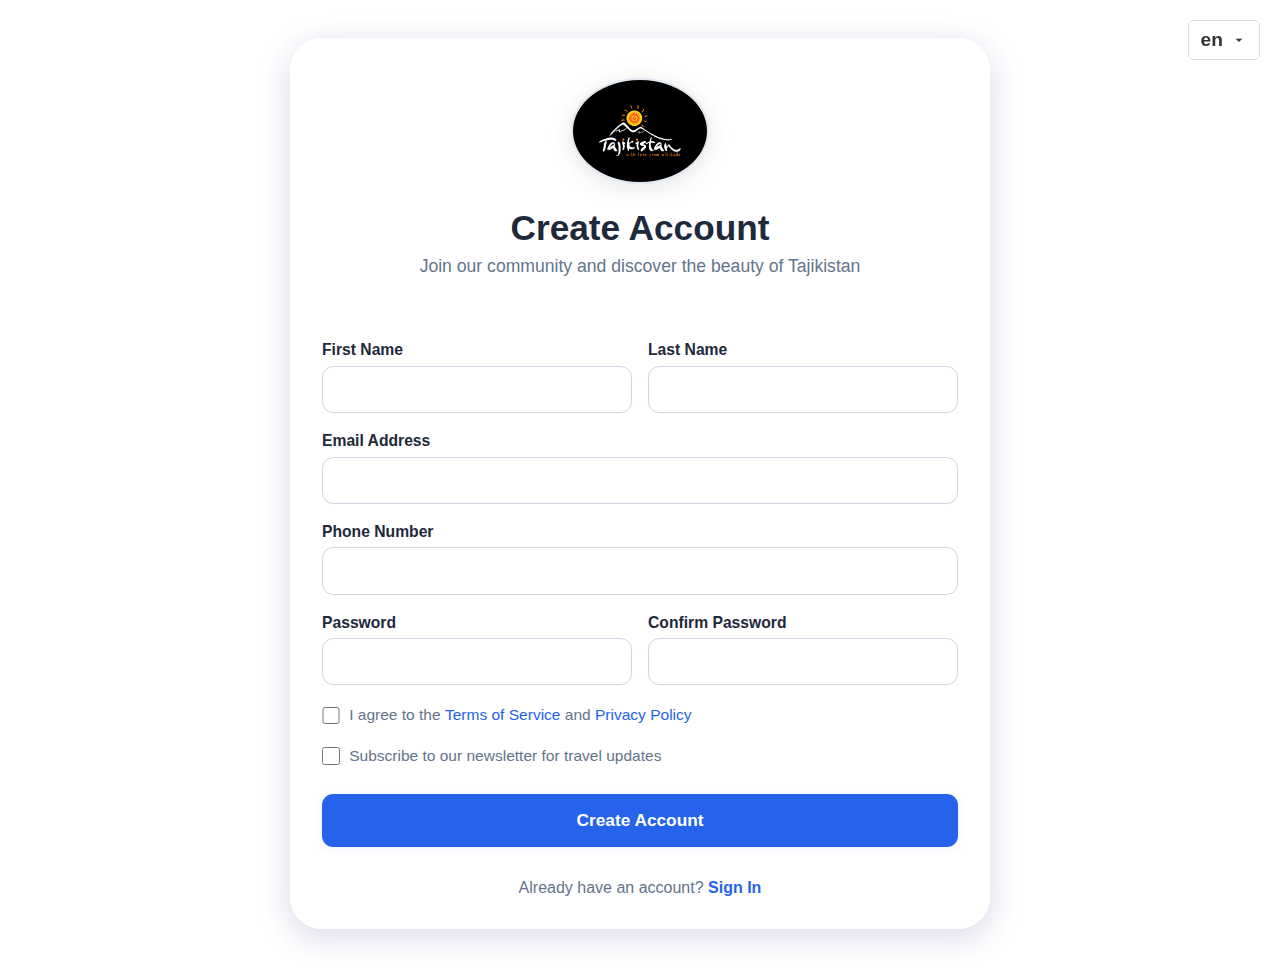
<file: frontend/pages/contacts.html>
<!DOCTYPE html> 
<html lang="en">
<head>
    <meta charset="UTF-8">
    <meta name="viewport" content="width=device-width, initial-scale=1.0">
    <title>Contact Us - Tajikistan</title>
    <link rel="stylesheet" href="../styles/stylehome.css">
    <link rel="stylesheet" href="../styles/common.css">
    <link rel="stylesheet" href="../styles/contacts.css">
</head>
<body>
    <header class="header-container">
        <!-- Background Images -->
        <div class="background-slider">
            <div class="bg-slide active" style="background-image: url('https://images.unsplash.com/photo-1469474968028-56623f02e42e?w=1400&h=800&fit=crop')"></div>
            <div class="bg-slide" style="background-image: url('https://external-content.duckduckgo.com/iu/?u=https%3A%2F%2Fwallpaperaccess.com%2Ffull%2F5808780.jpg&f=1&nofb=1&ipt=347d9b8fbb1e6c526e159a20b2afd0fa29bf9e6544e61b7f0d2973e52c5abd1b')"></div>
            <div class="bg-slide" style="background-image: url('https://images.unsplash.com/photo-1506905925346-21bda4d32df4?w=1400&h=800&fit=crop')"></div>
        </div>
        <div class="overlay"></div>

        <!-- Navigation -->
        <nav class="navbar">
            <div class="nav-container">
                <!-- Logo -->
                <div>
                   <a href="index.html">
                       <img class='logo-icon' src="../assets/cropped-TJ_Tourism_Logo_white.png" alt="Tajikistan Tourism">
                   </a>
                </div>

                <!-- Desktop Menu -->
                <div class="nav-menu">
                    <a href="index.html" class="nav-link">HOME</a>
                    <a href="tourism-products.html" class="nav-link">TOURISM PRODUCTS</a>
                    <a href="destinations.html" class="nav-link">DESTINATIONS</a>
                    <a href="events.html" class="nav-link">EVENTS</a>
                    <a href="information.html" class="nav-link">INFORMATION</a>
                    <a href="contacts.html" class="nav-link">CONTACTS</a>
                </div>

                <!-- Right Controls -->
                <div class="nav-controls">
                    
                    <!-- Language Selector -->
                    <div class="language-selector">
                        <button class="lang-btn" id="langBtn">
                            <span class="flag">en</span>
                            <svg class="chevron" viewBox="0 0 24 24" fill="currentColor">
                                <path d="M7 10l5 5 5-5z"/>
                            </svg>
                        </button>
                        <div class="lang-dropdown" id="langDropdown">
                            <div class="lang-option" data-lang="en" data-flag="🇬🇧">
                                <span class="flag">en</span>
                                <span>English</span>
                            </div>
                            <div class="lang-option" data-lang="ru" data-flag="🇷🇺">
                                <span class="flag">ru</span>
                                <span>Русский</span>
                            </div>
                            <div class="lang-option" data-lang="tj" data-flag="🇹🇯">
                                <span class="flag">tj</span>
                                <span>Тоҷикӣ</span>
                            </div>
                        </div>
                    </div>

                    <!-- Theme Toggle -->
                    <button class="theme-toggle" id="themeToggle">
                        <svg class="sun-icon" viewBox="0 0 24 24" fill="currentColor">
                            <path d="M12 2.25a.75.75 0 01.75.75v2.25a.75.75 0 01-1.5 0V3a.75.75 0 01.75-.75zM7.5 12a4.5 4.5 0 119 0 4.5 4.5 0 01-9 0zM18.894 6.166a.75.75 0 00-1.06-1.06l-1.591 1.59a.75.75 0 101.06 1.061l1.591-1.59zM21.75 12a.75.75 0 01-.75.75h-2.25a.75.75 0 010-1.5H21a.75.75 0 01.75.75zM17.834 18.894a.75.75 0 001.06-1.06l-1.59-1.591a.75.75 0 10-1.061 1.06l1.59 1.591zM12 18a.75.75 0 01.75.75V21a.75.75 0 01-1.5 0v-2.25A.75.75 0 0112 18zM7.758 17.303a.75.75 0 00-1.061-1.06l-1.591 1.59a.75.75 0 001.06 1.061l1.591-1.59zM6 12a.75.75 0 01-.75.75H3a.75.75 0 010-1.5h2.25A.75.75 0 016 12zM6.697 7.757a.75.75 0 001.06-1.06l-1.59-1.591a.75.75 0 00-1.061 1.06l1.59 1.591z"/>
                        </svg>
                        <svg class="moon-icon" viewBox="0 0 24 24" fill="currentColor">
                            <path d="M9.528 1.718a.75.75 0 01.162.819A8.97 8.97 0 009 6a9 9 0 009 9 8.97 8.97 0 003.463-.69.75.75 0 01.981.98 10.503 10.503 0 01-9.694 6.46c-5.799 0-10.5-4.701-10.5-10.5 0-4.368 2.667-8.112 6.46-9.694a.75.75 0 01.818.162z"/>
                        </svg>
                    </button>

                 

                    <!-- Registration -->
                    <a href="registration.html" class="registration-btn">
                        <svg viewBox="0 0 24 24" fill="currentColor">
                            <path d="M12 12c2.21 0 4-1.79 4-4s-1.79-4-4-4-4 1.79-4 4 1.79 4 4 4zm0 2c-2.67 0-8 1.34-8 4v2h16v-2c0-2.66-5.33-4-8-4z"/>
                            <path d="M19 13h-2v3h-3v2h3v3h2v-3h3v-2h-3z"/>
                        </svg>
                    </a>

                    <!-- User Menu -->
                    <div id="user-menu-container"></div>

                    <!-- Mobile Menu Toggle -->
                    <button class="mobile-menu-toggle" id="mobileMenuToggle">
                        <span class="hamburger"></span>
                        <span class="hamburger"></span>
                        <span class="hamburger"></span>
                    </button>
                </div>
            </div>

            <!-- Mobile Menu -->
            <div class="mobile-menu" id="mobileMenu">
                <a href="index.html" class="mobile-nav-link">HOME</a>
                <a href="tourism-products.html" class="mobile-nav-link">TOURISM PRODUCTS</a>
                <a href="destinations.html" class="mobile-nav-link">DESTINATIONS</a>
                <a href="events.html" class="mobile-nav-link">EVENTS</a>
                <a href="information.html" class="mobile-nav-link">INFORMATION</a>
                <a href="contacts.html" class="mobile-nav-link">CONTACTS</a>
            </div>
        </nav>

        <!-- Hero Content -->
        <div class="hero-content">
            <div class="hero-text">
                <h1 class="hero-title">CONTACT US</h1>
                <h2 class="hero-subtitle">GET IN</h2>
                <h3 class="hero-description" id="heroDescription">TOUCH</h3>
            </div>
        </div>

        <!-- Content Indicators -->
        <div class="content-indicators">
            <div class="indicator active"></div>
            <div class="indicator"></div>
            <div class="indicator"></div>
        </div>
	 </header>

    <!-- Main Content -->
    <main class="main-content">
        <!-- Contact Section -->
        <section class="contact-section">
            <div class="container">
                <div class="section-header">
                    <h2 class="section-title">Get in Touch</h2>
                    <p class="section-subtitle">We'd love to hear from you. Send us a message and we'll respond as soon as possible.</p>
                </div>
                
                <div class="contact-grid">
                    <!-- Contact Information -->
                    <div class="contact-info">
                        <h3>Contact Information</h3>
                        <div class="contact-item">
                            <div class="contact-icon">📍</div>
                            <div>
                                <h4>Address</h4>
                                <p>123 Tourism Street<br>Dushanbe, Tajikistan 734000</p>
                            </div>
                        </div>
                        <div class="contact-item">
                            <div class="contact-icon">📞</div>
                            <div>
                                <h4>Phone</h4>
                                <p>+992 48 123 4567<br>+992 48 123 4568</p>
                            </div>
                        </div>
                        <div class="contact-item">
                            <div class="contact-icon">✉️</div>
                            <div>
                                <h4>Email</h4>
                                <p>info@tajikistan-tourism.com<br>support@tajikistan-tourism.com</p>
                            </div>
                        </div>
                        <div class="contact-item">
                            <div class="contact-icon">🕒</div>
                            <div>
                                <h4>Working Hours</h4>
                                <p>Monday - Friday: 9:00 AM - 6:00 PM<br>Saturday: 10:00 AM - 4:00 PM<br>Sunday: Closed</p>
                            </div>
                        </div>
                    </div>

                    <!-- Contact Form -->
                    <div class="contact-form">
                        <h3>Send us a Message</h3>
                        <form>
                            <div class="form-group">
                                <label for="name">Full Name *</label>
                                <input type="text" id="name" name="name" required>
                            </div>
                            <div class="form-group">
                                <label for="email">Email Address *</label>
                                <input type="email" id="email" name="email" required>
                            </div>
                            <div class="form-group">
                                <label for="phone">Phone Number</label>
                                <input type="text" id="phone" name="phone">
                            </div>
                            <div class="form-group">
                                <label for="subject">Subject *</label>
                                <select id="subject" name="subject" required>
                                    <option value="">Select a subject</option>
                                    <option value="general">General Inquiry</option>
                                    <option value="booking">Tour Booking</option>
                                    <option value="support">Customer Support</option>
                                    <option value="partnership">Partnership</option>
                                    <option value="other">Other</option>
                                </select>
                            </div>
                            <div class="form-group">
                                <label for="message">Message *</label>
                                <textarea id="message" name="message" rows="5" required></textarea>
                            </div>
                            <button type="submit" class="btn btn-primary">Send Message</button>
                        </form>
                    </div>
                </div>

                <div class="map-container">
                    <div class="contacts-map-container" style="margin: 2rem 0;">
                        <iframe
                            width="100%"
                            height="400"
                            frameborder="0"
                            style="border:0; border-radius: 1rem;"
                            src="https://www.openstreetmap.org/export/embed.html?bbox=68.773%2C38.559%2C68.803%2C38.579&layer=mapnik&marker=38.569%2C68.788"
                            allowfullscreen
                            loading="lazy">
                        </iframe>
                    </div>
                </div>
            </div>
        </section>

        <!-- Map Section -->
        <section class="map-section">
            <div class="container">
                <div class="section-header">
                    <h2 class="section-title">Find Us</h2>
                    <p class="section-subtitle">Visit our office in the heart of Dushanbe</p>
                </div>
                <div class="map-container">
                    <div class="map-placeholder">
                        <div class="map-content">
                            <h3>📍 Our Location</h3>
                            <p>123 Tourism Street, Dushanbe, Tajikistan</p>
                            <p>We're located in the central business district, easily accessible by public transport.</p>
                        </div>
                    </div>
                </div>
            </div>
        </section>
    </main>

    <!-- Footer -->
    <footer class="footer">
        <div class="container">
            <div class="footer-content">
                <div class="footer-section">
                    <div class="footer-logo">
                        <img src="../assets/cropped-TJ_Tourism_Logo_white.png" alt="Tajikistan Tourism">
                    </div>
                    <h3>About Tajikistan Tourism</h3>
                    <p>Discover the natural beauty and rich cultural heritage of Tajikistan, a hidden gem in Central Asia.</p>
                </div>
                <div class="footer-section">
                    <h3>Quick Links</h3>
                    <ul>
                        <li><a href="tourism-products.html">Tourism Products</a></li>
                        <li><a href="#">Travel Guide</a></li>
                        <li><a href="#">Events</a></li>
                        <li><a href="contacts.html">Contact</a></li>
                    </ul>
                </div>
                <div class="footer-section">
                    <h3>Contact Info</h3>
                    <p>Email: maks88821@gmai.com</p>
                    <p>Phone: +992919667741</p>
                    <p>Address: Dushanbe, Tajikistan</p>
                </div>
            </div>
            <div class="footer-bottom">
                <p>&copy; 2024 Tajikistan Tourism. All rights reserved.</p>
            </div>
        </div>
    </footer>

    <script type="module" src="../scripts/main.js"></script>
</body>
</html>
</file>
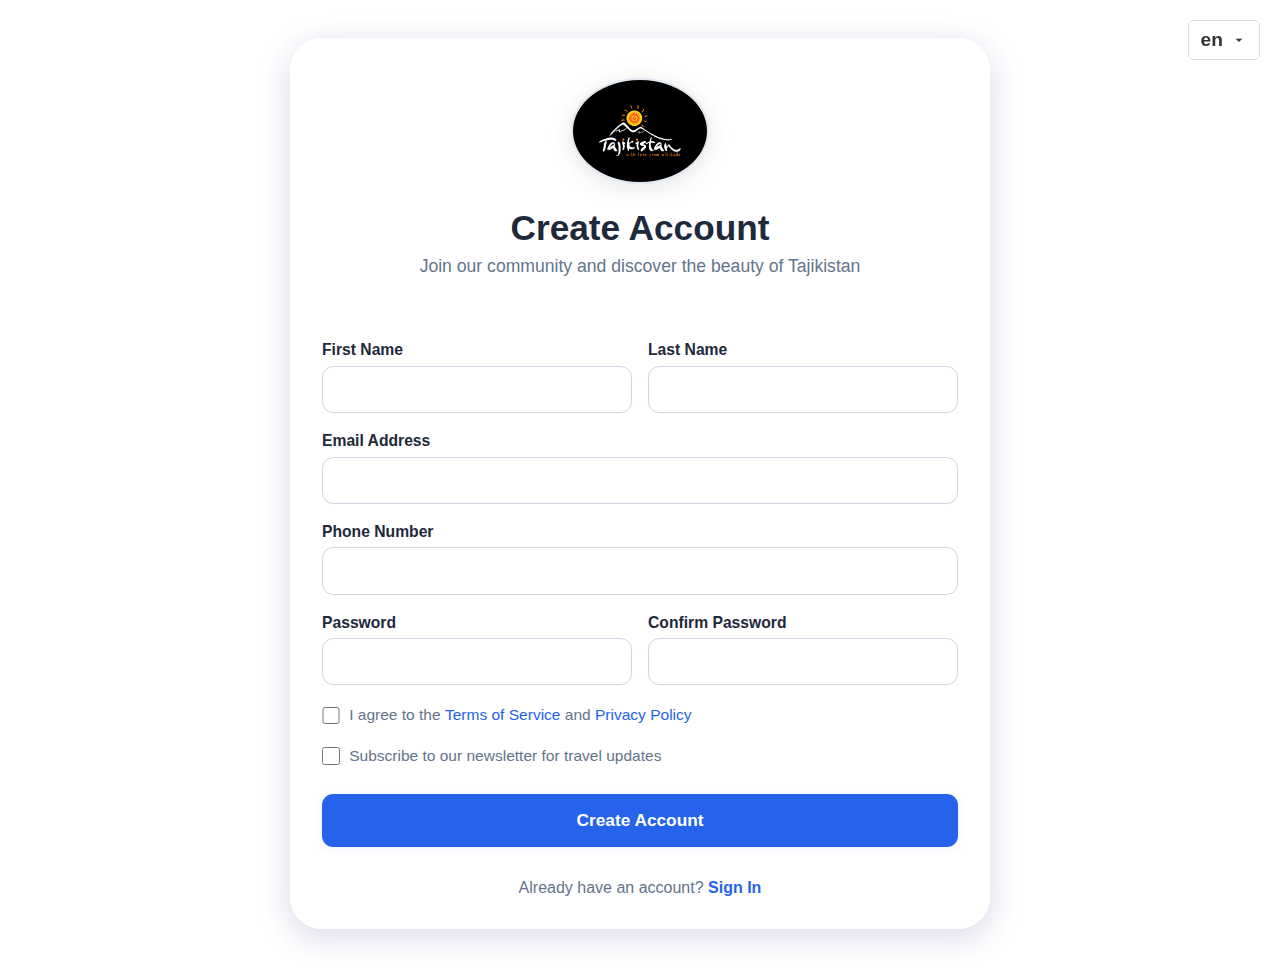
<file: frontend/pages/events.html>
<!DOCTYPE html> 
<html lang="en">
<head>
    <meta charset="UTF-8">
    <meta name="viewport" content="width=device-width, initial-scale=1.0">
    <title>Events - Tajikistan</title>
    <link rel="stylesheet" href="../styles/stylehome.css">
    <link rel="stylesheet" href="../styles/common.css">
    <link rel="stylesheet" href="../styles/events.css">
</head>
<body>
    <header class="header-container">
        <!-- Background Images -->
        <div class="background-slider">
            <div class="bg-slide active" style="background-image: url('https://images.unsplash.com/photo-1469474968028-56623f02e42e?w=1400&h=800&fit=crop')"></div>
            <div class="bg-slide" style="background-image: url('https://external-content.duckduckgo.com/iu/?u=https%3A%2F%2Fwallpaperaccess.com%2Ffull%2F5808780.jpg&f=1&nofb=1&ipt=347d9b8fbb1e6c526e159a20b2afd0fa29bf9e6544e61b7f0d2973e52c5abd1b')"></div>
            <div class="bg-slide" style="background-image: url('https://images.unsplash.com/photo-1506905925346-21bda4d32df4?w=1400&h=800&fit=crop')"></div>
        </div>
        <div class="overlay"></div>

        <!-- Navigation -->
        <nav class="navbar">
            <div class="nav-container">
                <!-- Logo -->
                <div>
                   <a href="index.html">
                       <img class='logo-icon' src="../assets/cropped-TJ_Tourism_Logo_white.png" alt="Tajikistan Tourism">
                   </a>
                </div>

                <!-- Desktop Menu -->
                <div class="nav-menu">
                    <a href="index.html" class="nav-link">HOME</a>
                    <a href="tourism-products.html" class="nav-link">TOURISM PRODUCTS</a>
                    <a href="destinations.html" class="nav-link">DESTINATIONS</a>
                    <a href="events.html" class="nav-link">EVENTS</a>
                    <a href="information.html" class="nav-link">INFORMATION</a>
                    <a href="contacts.html" class="nav-link">CONTACTS</a>
                </div>

                <!-- Right Controls -->
                <div class="nav-controls">
                    
                    <!-- Language Selector -->
                    <div class="language-selector">
                        <button class="lang-btn" id="langBtn">
                            <span class="flag">en</span>
                            <svg class="chevron" viewBox="0 0 24 24" fill="currentColor">
                                <path d="M7 10l5 5 5-5z"/>
                            </svg>
                        </button>
                        <div class="lang-dropdown" id="langDropdown">
                            <div class="lang-option" data-lang="en" data-flag="🇬🇧">
                                <span class="flag">en</span>
                                <span>English</span>
                            </div>
                            <div class="lang-option" data-lang="ru" data-flag="🇷🇺">
                                <span class="flag">ru</span>
                                <span>Русский</span>
                            </div>
                            <div class="lang-option" data-lang="tj" data-flag="🇹🇯">
                                <span class="flag">tj</span>
                                <span>Тоҷикӣ</span>
                            </div>
                        </div>
                    </div>

                    <!-- Theme Toggle -->
                    <button class="theme-toggle" id="themeToggle">
                        <svg class="sun-icon" viewBox="0 0 24 24" fill="currentColor">
                            <path d="M12 2.25a.75.75 0 01.75.75v2.25a.75.75 0 01-1.5 0V3a.75.75 0 01.75-.75zM7.5 12a4.5 4.5 0 119 0 4.5 4.5 0 01-9 0zM18.894 6.166a.75.75 0 00-1.06-1.06l-1.591 1.59a.75.75 0 101.06 1.061l1.591-1.59zM21.75 12a.75.75 0 01-.75.75h-2.25a.75.75 0 010-1.5H21a.75.75 0 01.75.75zM17.834 18.894a.75.75 0 001.06-1.06l-1.59-1.591a.75.75 0 10-1.061 1.06l1.59 1.591zM12 18a.75.75 0 01.75.75V21a.75.75 0 01-1.5 0v-2.25A.75.75 0 0112 18zM7.758 17.303a.75.75 0 00-1.061-1.06l-1.591 1.59a.75.75 0 001.06 1.061l1.591-1.59zM6 12a.75.75 0 01-.75.75H3a.75.75 0 010-1.5h2.25A.75.75 0 016 12zM6.697 7.757a.75.75 0 001.06-1.06l-1.59-1.591a.75.75 0 00-1.061 1.06l1.59 1.591z"/>
                        </svg>
                        <svg class="moon-icon" viewBox="0 0 24 24" fill="currentColor">
                            <path d="M9.528 1.718a.75.75 0 01.162.819A8.97 8.97 0 009 6a9 9 0 009 9 8.97 8.97 0 003.463-.69.75.75 0 01.981.98 10.503 10.503 0 01-9.694 6.46c-5.799 0-10.5-4.701-10.5-10.5 0-4.368 2.667-8.112 6.46-9.694a.75.75 0 01.818.162z"/>
                        </svg>
                    </button>

                   
                    <!-- Registration -->
                    <a href="registration.html" class="registration-btn">
                        <svg viewBox="0 0 24 24" fill="currentColor">
                            <path d="M12 12c2.21 0 4-1.79 4-4s-1.79-4-4-4-4 1.79-4 4 1.79 4 4 4zm0 2c-2.67 0-8 1.34-8 4v2h16v-2c0-2.66-5.33-4-8-4z"/>
                            <path d="M19 13h-2v3h-3v2h3v3h2v-3h3v-2h-3z"/>
                        </svg>
                    </a>

                    <!-- User Menu -->
                    <div id="user-menu-container"></div>

                    <!-- Mobile Menu Toggle -->
                    <button class="mobile-menu-toggle" id="mobileMenuToggle">
                        <span class="hamburger"></span>
                        <span class="hamburger"></span>
                        <span class="hamburger"></span>
                    </button>
                </div>
            </div>

            <!-- Mobile Menu -->
            <div class="mobile-menu" id="mobileMenu">
                <a href="index.html" class="mobile-nav-link">HOME</a>
                <a href="tourism-products.html" class="mobile-nav-link">TOURISM PRODUCTS</a>
                <a href="destinations.html" class="mobile-nav-link">DESTINATIONS</a>
                <a href="events.html" class="mobile-nav-link">EVENTS</a>
                <a href="information.html" class="mobile-nav-link">INFORMATION</a>
                <a href="contacts.html" class="mobile-nav-link">CONTACTS</a>
            </div>
        </nav>

        <!-- Hero Content -->
        <div class="hero-content">
            <div class="hero-text">
                <h1 class="hero-title">EVENTS</h1>
                <h2 class="hero-subtitle">DISCOVER</h2>
                <h3 class="hero-description" id="heroDescription">CULTURAL FESTIVALS</h3>
            </div>
        </div>

        <!-- Content Indicators -->
        <div class="content-indicators">
            <div class="indicator active"></div>
            <div class="indicator"></div>
            <div class="indicator"></div>
        </div>
	 </header>

    <!-- Main Content -->
    <main class="main-content">
        <!-- Events Section -->
        <section class="events-section">
            <div class="container">
                <div class="section-header">
                    <h2 class="section-title">Upcoming Events</h2>
                    <p class="section-subtitle">Experience the rich culture and traditions of Tajikistan through our exciting events</p>
                </div>
                <div class="events-controls">
                    <input type="text" id="events-search" placeholder="Поиск по названию...">
                    <select id="events-sort">
                        <option value="date-desc">Сначала новые</option>
                        <option value="date-asc">Сначала старые</option>
                        <option value="title-asc">По алфавиту (A-Z)</option>
                        <option value="title-desc">По алфавиту (Z-A)</option>
                    </select>
                    <select id="events-location-filter">
                        <option value="">Все локации</option>
                        <!-- локации будут добавляться динамически -->
                    </select>
                </div>
                <div class="events-grid" id="events-list"></div>
            </div>
        </section>

        <!-- Call to Action -->
        <section class="cta-section">
            <div class="container">
                <div class="cta-content">
                    <h2>Don't Miss Out on These Amazing Events!</h2>
                    <p>Book your tickets early and experience the vibrant culture of Tajikistan.</p>
                    <div class="cta-buttons">
                        <a href="contacts.html" class="btn btn-primary">Contact Us</a>
                        <a href="#" class="btn btn-secondary">View Calendar</a>
                    </div>
                </div>
            </div>
        </section>
    </main>

    <!-- Footer -->
    <footer class="footer">
        <div class="container">
            <div class="footer-content">
                <div class="footer-section">
                    <div class="footer-logo">
                        <img src="../assets/cropped-TJ_Tourism_Logo_white.png" alt="Tajikistan Tourism">
                    </div>
                    <h3>About Tajikistan Tourism</h3>
                    <p>Discover the natural beauty and rich cultural heritage of Tajikistan, a hidden gem in Central Asia.</p>
                </div>
                <div class="footer-section">
                    <h3>Quick Links</h3>
                    <ul>
                        <li><a href="tourism-products.html">Tourism Products</a></li>
                        <li><a href="destinations.html">Destinations</a></li>
                        <li><a href="#">Travel Guide</a></li>
                        <li><a href="contacts.html">Contact</a></li>
                    </ul>
                </div>
                <div class="footer-section">
                    <h3>Contact Info</h3>
                    <p>Email: info@tajikistan-tourism.com</p>
                    <p>Phone: +992 48 123 4567</p>
                    <p>Address: Dushanbe, Tajikistan</p>
                </div>
            </div>
            <div class="footer-bottom">
                <p>&copy; 2024 Tajikistan Tourism. All rights reserved.</p>
            </div>
        </div>
    </footer>

    <script type="module" src="../scripts/main.js"></script>
</body>
</html>
</file>
<file: styles/stylehome.css>
* {
	margin: 0;
	padding: 0;
	box-sizing: border-box;
}

:root {
	--primary-color: #f97316;
	--text-light: #ffffff;
	--text-dark: #000000;
	--overlay-color: rgba(0, 0, 0, 0.3);
	--pattern-color: rgba(255, 255, 255, 0.2);
	--pattern-hover-color: rgba(255, 255, 255, 0.4);
}

[data-theme='dark'] {
	--overlay-color: rgba(0, 0, 0, 0.5);
	--pattern-color: rgba(255, 255, 255, 0.3);
}

body {
	font-family: 'Poppins', 'Inter', -apple-system, BlinkMacSystemFont, sans-serif;
	overflow-x: hidden;
}

.header-container {
	position: relative;
	min-height: 100vh;
	overflow: hidden;
}

/* Background Slider */
.background-slider {
	position: absolute;
	inset: 0;
	z-index: 1;
}

.bg-slide {
	position: absolute;
	inset: 0;
	background-size: cover;
	background-position: center;
	opacity: 0;
	transition: opacity 1s ease-in-out;
}

.bg-slide.active {
	opacity: 1;
}

.overlay {
	position: absolute;
	inset: 0;
	background: var(--overlay-color);
	z-index: 2;
}

/* Ornamental Patterns */
.ornamental-patterns {
	position: absolute;
	inset: 0;
	z-index: 3;
	pointer-events: none;
}

.pattern {
	position: absolute;
	color: var(--pattern-color);
	transition: all 0.3s ease;
	pointer-events: auto;
	cursor: pointer;
}

.pattern-1,
.pattern-5 {
	width: 60px;
	height: 60px;
}
.pattern-2,
.pattern-6 {
	width: 80px;
	height: 80px;
}
.pattern-3,
.pattern-7 {
	width: 70px;
	height: 70px;
}
.pattern-4,
.pattern-8 {
	width: 65px;
	height: 65px;
}

.pattern svg {
	width: 100%;
	height: 100%;
	transition: transform 0.8s ease-in-out;
}

.pattern:hover {
	color: var(--pattern-hover-color);
	transform: scale(1.1);
}

.pattern:hover svg {
	transform: rotate(360deg);
}

.pattern.scroll-rotate svg {
	animation: scrollRotate 2s linear infinite;
}

@keyframes scrollRotate {
	from {
		transform: rotate(0deg);
	}
	to {
		transform: rotate(360deg);
	}
}

.navbar {
	position: relative;
	z-index: 10;
	padding: 1rem 2rem;
}

.nav-container {
	display: flex;
	align-items: center;
	justify-content: space-between;
	max-width: 1400px;
	margin: 0 auto;
}

.logo-icon {
	width: 100px;
	height: 60px;
	display: flex;
	align-items: center;
	justify-content: center;
	color: white;
	font-weight: bold;
	font-size: 1.25rem;
}

.logo-text {
	color: var(--text-light);
	font-weight: 600;
	font-size: 1.1rem;
}

.nav-menu {
	display: flex;
	align-items: center;
	gap: 2rem;
}

.nav-link {
	color: var(--text-light);
	text-decoration: none;
	font-size: 0.875rem;
	font-weight: 500;
	transition: color 0.2s ease;
	letter-spacing: 0.5px;
}

.nav-link:hover {
	color: #fed7aa;
}

.nav-controls {
	display: flex;
	align-items: center;
	gap: 1rem;
}

.e-visa-btn {
	background: transparent;
	border: 1px solid var(--text-light);
	color: var(--text-light);
	padding: 0.5rem 1rem;
	border-radius: 0.375rem;
	font-size: 0.875rem;
	font-weight: 500;
	cursor: pointer;
	transition: all 0.2s ease;
}

.e-visa-btn:hover {
	background: var(--text-light);
	color: var(--text-dark);
}

.language-selector {
	position: relative;
}

.lang-btn {
	background: transparent;
	border: none;
	color: var(--text-light);
	padding: 0.5rem;
	border-radius: 0.375rem;
	cursor: pointer;
	display: flex;
	align-items: center;
	gap: 0.5rem;
	transition: background 0.2s ease;
}

.lang-btn:hover {
	background: rgba(255, 255, 255, 0.1);
}

.flag {
	font-size: 1.2rem;
}

.chevron {
	width: 16px;
	height: 16px;
	transition: transform 0.2s ease;
}

.lang-btn.active .chevron {
	transform: rotate(180deg);
}

.lang-dropdown {
	position: absolute;
	top: 100%;
	right: 0;
	background: white;
	border-radius: 0.5rem;
	box-shadow: 0 10px 25px rgba(0, 0, 0, 0.15);
	min-width: 160px;
	opacity: 0;
	visibility: hidden;
	transform: translateY(-10px);
	transition: all 0.2s ease;
	z-index: 100;
}

.lang-dropdown.show {
	opacity: 1;
	visibility: visible;
	transform: translateY(0);
}

.lang-option {
	display: flex;
	align-items: center;
	gap: 0.75rem;
	padding: 0.75rem 1rem;
	cursor: pointer;
	transition: background 0.2s ease;
	color: var(--text-dark);
}

.lang-option:hover {
	background: #f3f4f6;
}

.lang-option:first-child {
	border-radius: 0.5rem 0.5rem 0 0;
}

.lang-option:last-child {
	border-radius: 0 0 0.5rem 0.5rem;
}

/* Theme Toggle */
.theme-toggle {
	background: transparent;
	border: none;
	color: var(--text-light);
	padding: 0.5rem;
	border-radius: 0.375rem;
	cursor: pointer;
	transition: background 0.2s ease;
	position: relative;
}

.theme-toggle:hover {
	background: rgba(255, 255, 255, 0.1);
}

.theme-toggle svg {
	width: 20px;
	height: 20px;
	transition: all 0.3s ease;
}

.sun-icon {
	opacity: 1;
	transform: rotate(0deg);
}

.moon-icon {
	position: absolute;
	top: 50%;
	left: 50%;
	transform: translate(-50%, -50%) rotate(90deg);
	opacity: 0;
}

[data-theme='dark'] .sun-icon {
	opacity: 0;
	transform: rotate(-90deg);
}

[data-theme='dark'] .moon-icon {
	opacity: 1;
	transform: translate(-50%, -50%) rotate(0deg);
}

.search-btn {
	background: transparent;
	border: none;
	color: var(--text-light);
	padding: 0.5rem;
	border-radius: 0.375rem;
	cursor: pointer;
	transition: background 0.2s ease;
}

.search-btn:hover {
	background: rgba(255, 255, 255, 0.1);
}

.search-btn svg {
	width: 20px;
	height: 20px;
	stroke: currentColor;
	fill: none;
	stroke-width: 1.5;
}

.mobile-menu-toggle {
	display: none;
	flex-direction: column;
	background: transparent;
	border: none;
	cursor: pointer;
	padding: 0.5rem;
	gap: 4px;
}

.hamburger {
	width: 20px;
	height: 2px;
	background: var(--text-light);
	transition: all 0.3s ease;
}

.mobile-menu-toggle.active .hamburger:nth-child(1) {
	transform: rotate(45deg) translate(5px, 5px);
}

.mobile-menu-toggle.active .hamburger:nth-child(2) {
	opacity: 0;
}

.mobile-menu-toggle.active .hamburger:nth-child(3) {
	transform: rotate(-45deg) translate(7px, -6px);
}

.mobile-menu {
	position: absolute;
	top: 100%;
	left: 0;
	right: 0;
	background: rgba(0, 0, 0, 0.9);
	backdrop-filter: blur(10px);
	padding: 2rem;
	display: flex;
	flex-direction: column;
	gap: 1rem;
	opacity: 0;
	visibility: hidden;
	transform: translateY(-20px);
	transition: all 0.3s ease;
}

.mobile-menu.show {
	opacity: 1;
	visibility: visible;
	transform: translateY(0);
}

.mobile-nav-link {
	color: var(--text-light);
	text-decoration: none;
	font-size: 1rem;
	font-weight: 500;
	padding: 0.5rem 0;
	transition: color 0.2s ease;
}

.mobile-nav-link:hover {
	color: #fed7aa;
}

.e-visa-btn.mobile {
	margin-top: 1rem;
	align-self: flex-start;
}

.hero-content {
	position: absolute;
	inset: 0;
	z-index: 5;
	display: flex;
	align-items: center;
	justify-content: center;
	text-align: center;
	padding: 2rem;
}

.hero-text {
	max-width: 1000px;
	color: var(--text-light);
}

.hero-title {
	font-size: clamp(2.5rem, 8vw, 8rem);
	font-weight: 700;
	font-family: 'Poppins', 'Inter', -apple-system, BlinkMacSystemFont, sans-serif;
	margin-bottom: 1rem;
	animation: fadeInUp 1s ease-out;
}

.hero-subtitle {
	font-size: clamp(1.5rem, 4vw, 4rem);
	font-weight: 300;
	margin-bottom: 0.5rem;
	animation: fadeInUp 1s ease-out 0.2s both;
}

.hero-description {
	font-size: clamp(2rem, 5vw, 5rem);
	font-weight: 700;
	letter-spacing: 0.05em;
	color: rgb(24, 23, 23);
	-webkit-text-stroke: 1px white;
	animation: fadeInUp 1s ease-out 0.4s both;
	transition: all 0.8s ease;
}

@keyframes fadeInUp {
	from {
		opacity: 0;
		transform: translateY(30px);
	}
	to {
		opacity: 1;
		transform: translateY(0);
	}
}

/* Content Indicators */
.content-indicators {
	position: absolute;
	bottom: 2rem;
	left: 50%;
	transform: translateX(-50%);
	display: flex;
	gap: 1rem;
	z-index: 10;
}

.indicator {
	width: 12px;
	height: 12px;
	border-radius: 50%;
	background: rgba(255, 255, 255, 0.5);
	cursor: pointer;
	transition: all 0.3s ease;
}

.indicator.active {
	background: var(--primary-color);
	transform: scale(1.2);
}

/* Responsive Design */
@media (max-width: 1024px) {
	.nav-menu {
		display: none;
	}

	.mobile-menu-toggle {
		display: flex;
	}

	.logo-text {
		display: none;
	}
}

@media (max-width: 640px) {
	.navbar {
		padding: 1rem;
	}

	.e-visa-btn:not(.mobile) {
		display: none;
	}

	.nav-controls {
		gap: 0.5rem;
	}

	.hero-content {
		padding: 1rem;
	}
}

html {
	scroll-behavior: smooth;
}

/* Custom scrollbar */
::-webkit-scrollbar {
	width: 8px;
}

::-webkit-scrollbar-track {
	background: #f1f1f1;
}

::-webkit-scrollbar-thumb {
	background: var(--primary-color);
	border-radius: 4px;
}

::-webkit-scrollbar-thumb:hover {
	background: #c1c1c1;
}

/* Main Content Styles */
.main-content {
	background: #ffffff;
}

[data-theme='dark'] .main-content {
	background: #1a1a1a;
	color: #ffffff;
}

.container {
	max-width: 1200px;
	margin: 0 auto;
	padding: 0 2rem;
}

/* Section Headers */
.section-header {
	text-align: center;
	margin-bottom: 4rem;
}

.section-title {
	font-size: 2.5rem;
	font-weight: 700;
	color: var(--text-dark);
	margin-bottom: 1rem;
}

[data-theme='dark'] .section-title {
	color: var(--text-light);
}

.section-subtitle {
	font-size: 1.125rem;
	color: #666;
	max-width: 600px;
	margin: 0 auto;
}

[data-theme='dark'] .section-subtitle {
	color: #ccc;
}

/* About Section */
.about-section {
	padding: 5rem 0;
	background: linear-gradient(135deg, #f8fafc 0%, #e2e8f0 100%);
}

[data-theme='dark'] .about-section {
	background: linear-gradient(135deg, #1e293b 0%, #334155 100%);
}

.about-grid {
	display: grid;
	grid-template-columns: repeat(auto-fit, minmax(300px, 1fr));
	gap: 2rem;
	margin-top: 3rem;
}

.about-card {
	background: white;
	padding: 2rem;
	border-radius: 1rem;
	box-shadow: 0 4px 6px rgba(0, 0, 0, 0.1);
	text-align: center;
	transition: transform 0.3s ease, box-shadow 0.3s ease;
}

[data-theme='dark'] .about-card {
	background: #2d3748;
	color: white;
}

.about-card:hover {
	transform: translateY(-5px);
	box-shadow: 0 10px 25px rgba(0, 0, 0, 0.15);
}

.card-icon {
	font-size: 3rem;
	margin-bottom: 1rem;
}

.about-card h3 {
	font-size: 1.5rem;
	font-weight: 600;
	margin-bottom: 1rem;
	color: var(--text-dark);
}

[data-theme='dark'] .about-card h3 {
	color: var(--text-light);
}

.about-card p {
	color: #666;
	line-height: 1.6;
}

[data-theme='dark'] .about-card p {
	color: #ccc;
}

/* Destinations Section */
.destinations-section {
	padding: 5rem 0;
}

.destinations-grid {
	display: grid;
	grid-template-columns: repeat(auto-fit, minmax(350px, 1fr));
	gap: 2rem;
	margin-top: 3rem;
}

.destination-card {
	background: white;
	border-radius: 1.5rem;
	overflow: hidden;
	box-shadow: 0 8px 32px rgba(0,0,0,0.12), 0 1.5px 6px rgba(0,0,0,0.08);
	border: 2px solid transparent;
	background-clip: padding-box;
	transition: transform 0.35s cubic-bezier(.4,2,.3,1), box-shadow 0.35s, border 0.35s;
	opacity: 0;
	animation: fadeInCard 0.7s forwards;
}

@keyframes fadeInCard {
	to { opacity: 1; }
}

.destination-card:hover {
	transform: translateY(-10px) scale(1.03) rotate(-1deg);
	box-shadow: 0 16px 40px rgba(0,0,0,0.18), 0 2px 8px rgba(0,0,0,0.10);
	border: 2px solid var(--primary-color);
}

.destination-image {
	height: 220px;
	overflow: hidden;
	position: relative;
}

.destination-image img {
	width: 100%;
	height: 100%;
	object-fit: cover;
	transition: transform 0.4s cubic-bezier(.4,2,.3,1);
	border-radius: 1.5rem 1.5rem 0 0;
}

.destination-card:hover .destination-image img {
	transform: scale(1.08) rotate(1deg);
}

.destination-content {
	padding: 1.7rem 1.3rem 1.3rem 1.3rem;
	display: flex;
	flex-direction: column;
	align-items: flex-start;
}

.destination-content h3 {
	font-size: 1.35rem;
	font-weight: 700;
	margin-bottom: 0.5rem;
	color: var(--primary-color);
	letter-spacing: 0.5px;
}

.destination-content p {
	color: #444;
	margin-bottom: 1.1rem;
	line-height: 1.7;
	font-size: 1.02rem;
}

.destination-details {
	margin-bottom: 1.1rem;
	font-size: 0.98rem;
	color: #888;
	display: flex;
	align-items: center;
	gap: 0.5rem;
}

.destination-details .location {
	font-size: 1.05rem;
	color: var(--primary-color);
	font-weight: 500;
}

.btn.btn-primary {
	background: linear-gradient(90deg, var(--primary-color) 0%, #ea580c 100%);
	color: #fff;
	font-weight: 600;
	border: none;
	box-shadow: 0 2px 8px rgba(249,115,22,0.08);
	padding: 0.7rem 1.7rem;
	font-size: 1rem;
	letter-spacing: 0.5px;
	transition: background 0.2s, box-shadow 0.2s, transform 0.2s;
}

.btn.btn-primary:hover {
	background: linear-gradient(90deg, #ea580c 0%, var(--primary-color) 100%);
	box-shadow: 0 4px 16px rgba(249,115,22,0.18);
	transform: scale(1.06);
}

@media (max-width: 900px) {
	.destinations-grid {
		grid-template-columns: 1fr;
	}
	.destination-image {
		height: 180px;
	}
}

@media (max-width: 600px) {
	.destination-content {
		padding: 1.1rem 0.7rem 0.9rem 0.7rem;
	}
	.destination-image {
		height: 120px;
	}
	.destination-card {
		border-radius: 1rem;
	}
}

[data-theme='dark'] .destination-card {
	background: #23272f;
	color: #fff;
	border: 2px solid #333;
}

[data-theme='dark'] .destination-card:hover {
	border: 2px solid var(--primary-color);
	box-shadow: 0 16px 40px rgba(249,115,22,0.10), 0 2px 8px rgba(0,0,0,0.18);
}

[data-theme='dark'] .destination-content h3 {
	color: #fff;
}

[data-theme='dark'] .destination-details .location {
	color: #fed7aa;
}

/* Categories Section */
.categories-section {
	padding: 5rem 0;
	background: linear-gradient(135deg, #f8fafc 0%, #e2e8f0 100%);
}

[data-theme='dark'] .categories-section {
	background: linear-gradient(135deg, #1e293b 0%, #334155 100%);
}

.categories-grid {
	display: grid;
	grid-template-columns: repeat(auto-fit, minmax(250px, 1fr));
	gap: 2rem;
	margin-top: 3rem;
}

.category-card {
	background: white;
	padding: 2rem;
	border-radius: 1rem;
	text-align: center;
	box-shadow: 0 4px 6px rgba(0, 0, 0, 0.1);
	transition: transform 0.3s ease, box-shadow 0.3s ease;
}

[data-theme='dark'] .category-card {
	background: #2d3748;
	color: white;
}

.category-card:hover {
	transform: translateY(-5px);
	box-shadow: 0 10px 25px rgba(0, 0, 0, 0.15);
}

.category-icon {
	font-size: 3rem;
	margin-bottom: 1rem;
}

.category-card h3 {
	font-size: 1.25rem;
	font-weight: 600;
	margin-bottom: 1rem;
	color: var(--text-dark);
}

[data-theme='dark'] .category-card h3 {
	color: var(--text-light);
}

.category-card p {
	color: #666;
	margin-bottom: 1.5rem;
	line-height: 1.6;
}

[data-theme='dark'] .category-card p {
	color: #ccc;
}

.category-link {
	color: var(--primary-color);
	text-decoration: none;
	font-weight: 500;
	transition: color 0.2s ease;
}

.category-link:hover {
	color: #ea580c;
}

/* Call to Action Section */
.cta-section {
	padding: 5rem 0;
	background: linear-gradient(135deg, var(--primary-color) 0%, #ea580c 100%);
	color: white;
	text-align: center;
}

.cta-content h2 {
	font-size: 2.5rem;
	font-weight: 700;
	margin-bottom: 1rem;
}

.cta-content p {
	font-size: 1.125rem;
	margin-bottom: 2rem;
	opacity: 0.9;
}

.cta-buttons {
	display: flex;
	gap: 1rem;
	justify-content: center;
	flex-wrap: wrap;
}

.btn {
	padding: 0.75rem 2rem;
	border-radius: 0.5rem;
	text-decoration: none;
	font-weight: 500;
	transition: all 0.2s ease;
	display: inline-block;
}

.btn-primary {
	background: white;
	color: var(--primary-color);
}

.btn-primary:hover {
	background: #f8fafc;
	transform: translateY(-2px);
}

.btn-secondary {
	background: transparent;
	color: white;
	border: 2px solid white;
}

.btn-secondary:hover {
	background: white;
	color: var(--primary-color);
	transform: translateY(-2px);
}

/* Footer */
.footer {
	background: #1a202c;
	color: white;
	padding: 3rem 0 1rem;
}

.footer-content {
	display: grid;
	grid-template-columns: repeat(auto-fit, minmax(250px, 1fr));
	gap: 2rem;
	margin-bottom: 2rem;
}

.footer-section h3 {
	font-size: 1.25rem;
	font-weight: 600;
	margin-bottom: 1rem;
	color: var(--primary-color);
}

.footer-section p {
	color: #cbd5e0;
	line-height: 1.6;
	margin-bottom: 0.5rem;
}

.footer-section ul {
	list-style: none;
	padding: 0;
}

.footer-section ul li {
	margin-bottom: 0.5rem;
}

.footer-section ul li a {
	color: #cbd5e0;
	text-decoration: none;
	transition: color 0.2s ease;
}

.footer-section ul li a:hover {
	color: var(--primary-color);
}

.footer-bottom {
	border-top: 1px solid #2d3748;
	padding-top: 1rem;
	text-align: center;
	color: #a0aec0;
}

/* Responsive Design */
@media (max-width: 768px) {
	.section-title {
		font-size: 2rem;
	}
	
	.about-grid,
	.destinations-grid,
	.categories-grid {
		grid-template-columns: 1fr;
	}
	
	.cta-content h2 {
		font-size: 2rem;
	}
	
	.cta-buttons {
		flex-direction: column;
		align-items: center;
	}
	
	.footer-content {
		grid-template-columns: 1fr;
		text-align: center;
	}
}

@media (max-width: 480px) {
	.container {
		padding: 0 1rem;
	}
	
	.about-card,
	.destination-card,
	.category-card {
		padding: 1.5rem;
	}
	
	.cta-content h2 {
		font-size: 1.75rem;
	}
}

/* Tourism Products Page Styles */
.products-section {
	padding: 5rem 0;
}

.products-grid {
	display: grid;
	grid-template-columns: repeat(auto-fit, minmax(350px, 1fr));
	gap: 2rem;
	margin-top: 3rem;
}

.product-card {
	background: white;
	border-radius: 1rem;
	overflow: hidden;
	box-shadow: 0 4px 6px rgba(0, 0, 0, 0.1);
	transition: transform 0.3s ease, box-shadow 0.3s ease;
}

[data-theme='dark'] .product-card {
	background: #2d3748;
	color: white;
}

.product-card:hover {
	transform: translateY(-5px);
	box-shadow: 0 10px 25px rgba(0, 0, 0, 0.15);
}

.product-image {
	height: 250px;
	overflow: hidden;
}

.product-image img {
	width: 100%;
	height: 100%;
	object-fit: cover;
	transition: transform 0.3s ease;
}

.product-card:hover .product-image img {
	transform: scale(1.05);
}

.product-content {
	padding: 1.5rem;
}

.product-content h3 {
	font-size: 1.25rem;
	font-weight: 600;
	margin-bottom: 0.5rem;
	color: var(--text-dark);
}

[data-theme='dark'] .product-content h3 {
	color: var(--text-light);
}

.product-content p {
	color: #666;
	margin-bottom: 1rem;
	line-height: 1.6;
}

[data-theme='dark'] .product-content p {
	color: #ccc;
}

.product-details {
	display: flex;
	flex-direction: column;
	gap: 0.5rem;
	margin-bottom: 1.5rem;
}

.duration,
.difficulty {
	background: #f1f5f9;
	color: #475569;
	padding: 0.5rem 1rem;
	border-radius: 0.5rem;
	font-size: 0.875rem;
	font-weight: 500;
}

[data-theme='dark'] .duration,
[data-theme='dark'] .difficulty {
	background: #374151;
	color: #d1d5db;
}

/* Responsive adjustments for products */
@media (max-width: 768px) {
	.products-grid {
		grid-template-columns: 1fr;
	}
}

/* Contact Page Styles */
.contact-section {
	padding: 5rem 0;
}

.contact-grid {
	display: grid;
	grid-template-columns: 1fr 1fr;
	gap: 4rem;
	margin-top: 3rem;
}

/* Contact Information */
.contact-info h3 {
	font-size: 1.5rem;
	font-weight: 600;
	margin-bottom: 2rem;
	color: var(--text-dark);
}

[data-theme='dark'] .contact-info h3 {
	color: var(--text-light);
}

.contact-item {
	display: flex;
	align-items: flex-start;
	gap: 1rem;
	margin-bottom: 2rem;
}

.contact-icon {
	font-size: 1.5rem;
	width: 40px;
	height: 40px;
	display: flex;
	align-items: center;
	justify-content: center;
	background: var(--primary-color);
	color: white;
	border-radius: 50%;
	flex-shrink: 0;
}

.contact-item h4 {
	font-size: 1.125rem;
	font-weight: 600;
	margin-bottom: 0.5rem;
	color: var(--text-dark);
}

[data-theme='dark'] .contact-item h4 {
	color: var(--text-light);
}

.contact-item p {
	color: #666;
	line-height: 1.6;
}

[data-theme='dark'] .contact-item p {
	color: #ccc;
}

/* Contact Form */
.contact-form {
	background: white;
	padding: 2rem;
	border-radius: 1rem;
	box-shadow: 0 4px 6px rgba(0, 0, 0, 0.1);
}

[data-theme='dark'] .contact-form {
	background: #2d3748;
	color: white;
}

.contact-form h3 {
	font-size: 1.5rem;
	font-weight: 600;
	margin-bottom: 2rem;
	color: var(--text-dark);
}

[data-theme='dark'] .contact-form h3 {
	color: var(--text-light);
}

.form-group {
	margin-bottom: 1.5rem;
}

.form-group label {
	display: block;
	margin-bottom: 0.5rem;
	font-weight: 500;
	color: var(--text-dark);
}

[data-theme='dark'] .form-group label {
	color: var(--text-light);
}

.form-group input,
.form-group select,
.form-group textarea {
	width: 100%;
	padding: 0.75rem;
	border: 1px solid #d1d5db;
	border-radius: 0.5rem;
	font-size: 1rem;
	transition: border-color 0.2s ease;
	background: white;
	color: var(--text-dark);
}

[data-theme='dark'] .form-group input,
[data-theme='dark'] .form-group select,
[data-theme='dark'] .form-group textarea {
	background: #374151;
	border-color: #4b5563;
	color: white;
}

.form-group input:focus,
.form-group select:focus,
.form-group textarea:focus {
	outline: none;
	border-color: var(--primary-color);
	box-shadow: 0 0 0 3px rgba(249, 115, 22, 0.1);
}

.form-group textarea {
	resize: vertical;
	min-height: 120px;
}

/* Map Section */
.map-section {
	padding: 5rem 0;
	background: linear-gradient(135deg, #f8fafc 0%, #e2e8f0 100%);
}

[data-theme='dark'] .map-section {
	background: linear-gradient(135deg, #1e293b 0%, #334155 100%);
}

.map-container {
	margin-top: 3rem;
}

.map-placeholder {
	background: white;
	border-radius: 1rem;
	padding: 3rem;
	text-align: center;
	box-shadow: 0 4px 6px rgba(0, 0, 0, 0.1);
	min-height: 300px;
	display: flex;
	align-items: center;
	justify-content: center;
}

[data-theme='dark'] .map-placeholder {
	background: #2d3748;
	color: white;
}

.map-content h3 {
	font-size: 1.5rem;
	font-weight: 600;
	margin-bottom: 1rem;
	color: var(--text-dark);
}

[data-theme='dark'] .map-content h3 {
	color: var(--text-light);
}

.map-content p {
	color: #666;
	margin-bottom: 0.5rem;
}

[data-theme='dark'] .map-content p {
	color: #ccc;
}

/* Responsive adjustments for contact page */
@media (max-width: 768px) {
	.contact-grid {
		grid-template-columns: 1fr;
		gap: 2rem;
	}
	
	.contact-form {
		padding: 1.5rem;
	}
	
	.map-placeholder {
		padding: 2rem;
	}
}

/* --- Стили для сообщений об ошибке и пустых результатов --- */
.empty-message, .error-message {
    background: linear-gradient(90deg, #fff7ed 0%, #ffe4e6 100%);
    color: #ea580c;
    border-radius: 1rem;
    padding: 2rem 1.5rem;
    text-align: center;
    font-size: 1.15rem;
    font-weight: 500;
    margin: 2rem auto;
    box-shadow: 0 2px 12px rgba(249,115,22,0.07);
    max-width: 500px;
    letter-spacing: 0.2px;
    opacity: 0.95;
}
[data-theme='dark'] .empty-message, [data-theme='dark'] .error-message {
    background: linear-gradient(90deg, #2d3748 0%, #1e293b 100%);
    color: #ffb366;
    box-shadow: 0 2px 12px rgba(249,115,22,0.13);
}

/* --- Улучшенные стили для input и select в фильтрах (dark mode) --- */
[data-theme='dark'] .products-controls input[type="text"],
[data-theme='dark'] .products-controls select,
[data-theme='dark'] .destinations-controls input[type="text"],
[data-theme='dark'] .destinations-controls select,
[data-theme='dark'] .events-controls input[type="text"],
[data-theme='dark'] .events-controls select {
    background: #2d3748;
    color: #fff;
    border: 1.5px solid #444;
    padding: 0.7rem 1.1rem;
    box-shadow: 0 2px 8px rgba(249,115,22,0.10);
    transition: border 0.2s, box-shadow 0.2s, background 0.2s;
}
[data-theme='dark'] .products-controls input[type="text"]:focus,
[data-theme='dark'] .products-controls select:focus,
[data-theme='dark'] .destinations-controls input[type="text"]:focus,
[data-theme='dark'] .destinations-controls select:focus,
[data-theme='dark'] .events-controls input[type="text"]:focus,
[data-theme='dark'] .events-controls select:focus {
    background: #23272f;
    border: 1.5px solid var(--primary-color);
    box-shadow: 0 4px 16px rgba(249,115,22,0.18);
}
.products-controls input[type="text"]::placeholder,
.destinations-controls input[type="text"]::placeholder,
.events-controls input[type="text"]::placeholder {
    color: #aaa;
    opacity: 1;
    font-size: 1.02rem;
}
[data-theme='dark'] .products-controls input[type="text"]::placeholder,
[data-theme='dark'] .destinations-controls input[type="text"]::placeholder,
[data-theme='dark'] .events-controls input[type="text"]::placeholder {
    color: #bbb;
    opacity: 1;
}
.products-controls select,
.destinations-controls select,
.events-controls select {
    appearance: none;
    -webkit-appearance: none;
    -moz-appearance: none;
    background-image: url('data:image/svg+xml;utf8,<svg fill="%23ea580c" height="20" viewBox="0 0 24 24" width="20" xmlns="http://www.w3.org/2000/svg"><path d="M7 10l5 5 5-5z"/></svg>');
    background-repeat: no-repeat;
    background-position: right 0.8rem center;
    background-size: 1.2em;
    padding-right: 2.2em;
}
[data-theme='dark'] .products-controls select,
[data-theme='dark'] .destinations-controls select,
[data-theme='dark'] .events-controls select {
    background-color: #2d3748;
    color: #fff;
    background-image: url('data:image/svg+xml;utf8,<svg fill="%23ffb366" height="20" viewBox="0 0 24 24" width="20" xmlns="http://www.w3.org/2000/svg"><path d="M7 10l5 5 5-5z"/></svg>');
}
.products-controls input[type="text"]:hover,
.products-controls select:hover,
.destinations-controls input[type="text"]:hover,
.destinations-controls select:hover,
.events-controls input[type="text"]:hover,
.events-controls select:hover {
    border: 1.5px solid var(--primary-color);
    box-shadow: 0 2px 12px rgba(249,115,22,0.13);
}

/* --- Повышенная специфичность для input и select в фильтрах --- */
main .products-controls input[type="text"],
main .products-controls select,
main .destinations-controls input[type="text"],
main .destinations-controls select,
main .events-controls input[type="text"],
main .events-controls select {
    padding: 0.7rem 1.1rem;
    border-radius: 0.7rem;
    border: 1.5px solid #e2e8f0;
    background: #fff;
    font-size: 1.05rem;
    margin-right: 1rem;
    margin-bottom: 0.7rem;
    box-shadow: 0 2px 8px rgba(249,115,22,0.04);
    transition: border 0.2s, box-shadow 0.2s, background 0.2s;
    outline: none;
    min-width: 160px;
    max-width: 260px;
    color: #222;
}
main .products-controls input[type="text"]:focus,
main .products-controls select:focus,
main .destinations-controls input[type="text"]:focus,
main .destinations-controls select:focus,
main .events-controls input[type="text"]:focus,
main .events-controls select:focus {
    border: 1.5px solid var(--primary-color);
    box-shadow: 0 4px 16px rgba(249,115,22,0.13);
    background: #fff7ed;
}
main .products-controls input[type="text"]::placeholder,
main .destinations-controls input[type="text"]::placeholder,
main .events-controls input[type="text"]::placeholder {
    color: #aaa;
    opacity: 1;
    font-size: 1.02rem;
}
main .products-controls select,
main .destinations-controls select,
main .events-controls select {
    appearance: none;
    -webkit-appearance: none;
    -moz-appearance: none;
    background-image: url('data:image/svg+xml;utf8,<svg fill="%23ea580c" height="20" viewBox="0 0 24 24" width="20" xmlns="http://www.w3.org/2000/svg"><path d="M7 10l5 5 5-5z"/></svg>');
    background-repeat: no-repeat;
    background-position: right 0.8rem center;
    background-size: 1.2em;
    padding-right: 2.2em;
}
main .products-controls input[type="text"]:hover,
main .products-controls select:hover,
main .destinations-controls input[type="text"]:hover,
main .destinations-controls select:hover,
main .events-controls input[type="text"]:hover,
main .events-controls select:hover {
    border: 1.5px solid var(--primary-color);
    box-shadow: 0 2px 12px rgba(249,115,22,0.13);
}
@media (max-width: 700px) {
    main .products-controls,
    main .destinations-controls,
    main .events-controls {
        flex-direction: column;
        align-items: stretch;
        gap: 0.2rem;
    }
    main .products-controls input[type="text"],
    main .products-controls select,
    main .destinations-controls input[type="text"],
    main .destinations-controls select,
    main .events-controls input[type="text"],
    main .events-controls select {
        margin-right: 0;
        max-width: 100%;
        min-width: 0;
    }
}
[data-theme='dark'] main .products-controls input[type="text"],
[data-theme='dark'] main .products-controls select,
[data-theme='dark'] main .destinations-controls input[type="text"],
[data-theme='dark'] main .destinations-controls select,
[data-theme='dark'] main .events-controls input[type="text"],
[data-theme='dark'] main .events-controls select {
    background: #2d3748;
    color: #fff;
    border: 1.5px solid #444;
    padding: 0.7rem 1.1rem;
    box-shadow: 0 2px 8px rgba(249,115,22,0.10);
    transition: border 0.2s, box-shadow 0.2s, background 0.2s;
}
[data-theme='dark'] main .products-controls input[type="text"]:focus,
[data-theme='dark'] main .products-controls select:focus,
[data-theme='dark'] main .destinations-controls input[type="text"]:focus,
[data-theme='dark'] main .destinations-controls select:focus,
[data-theme='dark'] main .events-controls input[type="text"]:focus,
[data-theme='dark'] main .events-controls select:focus {
    background: #23272f;
    border: 1.5px solid var(--primary-color);
    box-shadow: 0 4px 16px rgba(249,115,22,0.18);
}
[data-theme='dark'] main .products-controls input[type="text"]::placeholder,
[data-theme='dark'] main .destinations-controls input[type="text"]::placeholder,
[data-theme='dark'] main .events-controls input[type="text"]::placeholder {
    color: #bbb;
    opacity: 1;
}
[data-theme='dark'] main .products-controls select,
[data-theme='dark'] main .destinations-controls select,
[data-theme='dark'] main .events-controls select {
    background-color: #2d3748;
    color: #fff;
    background-image: url('data:image/svg+xml;utf8,<svg fill="%23ffb366" height="20" viewBox="0 0 24 24" width="20" xmlns="http://www.w3.org/2000/svg"><path d="M7 10l5 5 5-5z"/></svg>');
}

#preloader {
	position: fixed;
	z-index: 9999;
	inset: 0;
	background: #1a1a1a;
	display: flex;
	align-items: center;
	justify-content: center;
	transition: opacity 0.6s;
}
#preloader-logo {
	width: 500px;
	height: auto;
	animation: preloader-updown 1.2s ease-in-out infinite;
}
@keyframes preloader-updown {
	0% { transform: translateY(0); }
	50% { transform: translateY(-32px); }
	100% { transform: translateY(0); }
}
@media (max-width: 900px) {
	#preloader-logo {
		width: 300px;
	}
}
@media (max-width: 600px) {
	#preloader-logo {
		width: 290px;
	}
}
#preloader.preloader-hide {
	opacity: 0;
	pointer-events: none;
}

.scroll-animate {
    opacity: 0;
    transform: translateY(80px) scale(0.96);
    transition: opacity 1s cubic-bezier(0.4,0,0.2,1), transform 1s cubic-bezier(0.4,0,0.2,1);
}
.scroll-animate.scroll-animate-visible {
    opacity: 1;
    transform: translateY(0) scale(1);
}
</file>
<file: styles/common.css>
/* Common Styles for All Pages */

/* Main Content Styles */
.main-content {
	background: #ffffff;
}

[data-theme='dark'] .main-content {
	background: #1a1a1a;
	color: #ffffff;
}

.container {
	max-width: 1200px;
	margin: 0 auto;
	padding: 0 2rem;
}

/* Section Headers */
.section-header {
	text-align: center;
	margin-bottom: 4rem;
}

.section-title {
	font-size: 2.5rem;
	font-weight: 700;
	color: var(--text-dark);
	margin-bottom: 1rem;
}

[data-theme='dark'] .section-title {
	color: var(--text-light);
}

.section-subtitle {
	font-size: 1.125rem;
	color: #666;
	max-width: 600px;
	margin: 0 auto;
}

[data-theme='dark'] .section-subtitle {
	color: #ccc;
}

/* About Section */
.about-section {
	padding: 5rem 0;
	background: linear-gradient(135deg, #f8fafc 0%, #e2e8f0 100%);
}

[data-theme='dark'] .about-section {
	background: linear-gradient(135deg, #1e293b 0%, #334155 100%);
}

.about-grid {
	display: grid;
	grid-template-columns: repeat(auto-fit, minmax(300px, 1fr));
	gap: 2rem;
	margin-top: 3rem;
}

.about-card {
	background: white;
	padding: 2rem;
	border-radius: 1rem;
	box-shadow: 0 4px 6px rgba(0, 0, 0, 0.1);
	text-align: center;
	transition: transform 0.3s ease, box-shadow 0.3s ease;
}

[data-theme='dark'] .about-card {
	background: #2d3748;
	color: white;
}

.about-card:hover {
	transform: translateY(-5px);
	box-shadow: 0 10px 25px rgba(0, 0, 0, 0.15);
}

.card-icon {
	font-size: 3rem;
	margin-bottom: 1rem;
}

.about-card h3 {
	font-size: 1.5rem;
	font-weight: 600;
	margin-bottom: 1rem;
	color: var(--text-dark);
}

[data-theme='dark'] .about-card h3 {
	color: var(--text-light);
}

.about-card p {
	color: #666;
	line-height: 1.6;
}

[data-theme='dark'] .about-card p {
	color: #ccc;
}

/* Destinations Section */
.destinations-section {
	padding: 5rem 0;
}

.destinations-grid {
	display: grid;
	grid-template-columns: repeat(auto-fit, minmax(350px, 1fr));
	gap: 2rem;
	margin-top: 3rem;
}

.destination-card {
	background: white;
	border-radius: 1rem;
	overflow: hidden;
	box-shadow: 0 4px 6px rgba(0, 0, 0, 0.1);
	transition: transform 0.3s ease, box-shadow 0.3s ease;
}

[data-theme='dark'] .destination-card {
	background: #2d3748;
	color: white;
}

.destination-card:hover {
	transform: translateY(-5px);
	box-shadow: 0 10px 25px rgba(0, 0, 0, 0.15);
}

.destination-image {
	height: 250px;
	overflow: hidden;
}

.destination-image img {
	width: 100%;
	height: 100%;
	object-fit: cover;
	transition: transform 0.3s ease;
}

.destination-card:hover .destination-image img {
	transform: scale(1.05);
}

.destination-content {
	padding: 1.5rem;
}

.destination-content h3 {
	font-size: 1.25rem;
	font-weight: 600;
	margin-bottom: 0.5rem;
	color: var(--text-dark);
}

[data-theme='dark'] .destination-content h3 {
	color: var(--text-light);
}

.destination-content p {
	color: #666;
	margin-bottom: 1rem;
	line-height: 1.6;
}

[data-theme='dark'] .destination-content p {
	color: #ccc;
}

.destination-tags {
	display: flex;
	gap: 0.5rem;
	flex-wrap: wrap;
}

.tag {
	background: var(--primary-color);
	color: white;
	padding: 0.25rem 0.75rem;
	border-radius: 1rem;
	font-size: 0.875rem;
	font-weight: 500;
}

/* Categories Section */
.categories-section {
	padding: 5rem 0;
	background: linear-gradient(135deg, #f8fafc 0%, #e2e8f0 100%);
}

[data-theme='dark'] .categories-section {
	background: linear-gradient(135deg, #1e293b 0%, #334155 100%);
}

.categories-grid {
	display: grid;
	grid-template-columns: repeat(auto-fit, minmax(250px, 1fr));
	gap: 2rem;
	margin-top: 3rem;
}

.category-card {
	background: white;
	padding: 2rem;
	border-radius: 1rem;
	text-align: center;
	box-shadow: 0 4px 6px rgba(0, 0, 0, 0.1);
	transition: transform 0.3s ease, box-shadow 0.3s ease;
}

[data-theme='dark'] .category-card {
	background: #2d3748;
	color: white;
}

.category-card:hover {
	transform: translateY(-5px);
	box-shadow: 0 10px 25px rgba(0, 0, 0, 0.15);
}

.category-icon {
	font-size: 3rem;
	margin-bottom: 1rem;
}

.category-card h3 {
	font-size: 1.25rem;
	font-weight: 600;
	margin-bottom: 1rem;
	color: var(--text-dark);
}

[data-theme='dark'] .category-card h3 {
	color: var(--text-light);
}

.category-card p {
	color: #666;
	margin-bottom: 1.5rem;
	line-height: 1.6;
}

[data-theme='dark'] .category-card p {
	color: #ccc;
}

.category-link {
	color: var(--primary-color);
	text-decoration: none;
	font-weight: 500;
	transition: color 0.2s ease;
}

.category-link:hover {
	color: #ea580c;
}

/* Call to Action Section */
.cta-section {
	padding: 5rem 0;
	background: linear-gradient(135deg, var(--primary-color) 0%, #ea580c 100%);
	color: white;
	text-align: center;
}

.cta-content h2 {
	font-size: 2.5rem;
	font-weight: 700;
	margin-bottom: 1rem;
}

.cta-content p {
	font-size: 1.125rem;
	margin-bottom: 2rem;
	opacity: 0.9;
}

.cta-buttons {
	display: flex;
	gap: 1rem;
	justify-content: center;
	flex-wrap: wrap;
}

.btn {
	padding: 0.75rem 2rem;
	border-radius: 0.5rem;
	text-decoration: none;
	font-weight: 500;
	transition: all 0.2s ease;
	display: inline-block;
}

.btn-primary {
	background: white;
	color: var(--primary-color);
}

.btn-primary:hover {
	background: #f8fafc;
	transform: translateY(-2px);
}

.btn-secondary {
	background: transparent;
	color: white;
	border: 2px solid white;
}

.btn-secondary:hover {
	background: white;
	color: var(--primary-color);
	transform: translateY(-2px);
}

/* Footer */
.footer {
	background: #1a202c;
	color: white;
	padding: 3rem 0 1rem;
}

.footer-content {
	display: grid;
	grid-template-columns: repeat(auto-fit, minmax(250px, 1fr));
	gap: 2rem;
	margin-bottom: 2rem;
}

.footer-logo {
	margin-bottom: 1rem;
}

.footer-logo img {
	width: 120px;
	height: auto;
}

.footer-section h3 {
	font-size: 1.25rem;
	font-weight: 600;
	margin-bottom: 1rem;
	color: var(--primary-color);
}

.footer-section p {
	color: #cbd5e0;
	line-height: 1.6;
	margin-bottom: 0.5rem;
}

.footer-section ul {
	list-style: none;
	padding: 0;
}

.footer-section ul li {
	margin-bottom: 0.5rem;
}

.footer-section ul li a {
	color: #cbd5e0;
	text-decoration: none;
	transition: color 0.2s ease;
}

.footer-section ul li a:hover {
	color: var(--primary-color);
}

.footer-bottom {
	border-top: 1px solid #2d3748;
	padding-top: 1rem;
	text-align: center;
	color: #a0aec0;
}

/* Responsive Design */
@media (max-width: 768px) {
	.section-title {
		font-size: 2rem;
	}
	
	.about-grid,
	.destinations-grid,
	.categories-grid {
		grid-template-columns: 1fr;
	}
	
	.cta-content h2 {
		font-size: 2rem;
	}
	
	.cta-buttons {
		flex-direction: column;
		align-items: center;
	}
	
	.footer-content {
		grid-template-columns: 1fr;
		text-align: center;
	}
}

@media (max-width: 480px) {
	.container {
		padding: 0 1rem;
	}
	
	.about-card,
	.destination-card,
	.category-card {
		padding: 1.5rem;
	}
	
	.cta-content h2 {
		font-size: 1.75rem;
	}
}

/* Registration Icon */
.registration-btn {
	background: none;
	border: none;
	color: white;
	cursor: pointer;
	padding: 0.5rem;
	border-radius: 0.5rem;
	transition: background-color 0.3s ease;
	display: flex;
	align-items: center;
	justify-content: center;
}

.registration-btn:hover {
	background-color: rgba(255, 255, 255, 0.1);
}

.registration-btn svg {
	width: 1.5rem;
	height: 1.5rem;
}

[data-theme='dark'] .registration-btn {
	color: var(--text-light);
}

[data-theme='dark'] .registration-btn:hover {
	background-color: rgba(255, 255, 255, 0.1);
}

/* --- User Avatar & Dropdown --- */
.user-avatar {
	width: 40px;
	height: 40px;
	border-radius: 50%;
	background: linear-gradient(135deg, #4CAF50 60%, #2196F3 100%);
	color: #fff;
	display: flex;
	align-items: center;
	justify-content: center;
	font-size: 22px;
	font-weight: bold;
	box-shadow: 0 2px 8px rgba(60,60,60,0.10);
	cursor: pointer;
	transition: box-shadow 0.2s;
	position: relative;
}
.user-avatar:hover {
	box-shadow: 0 4px 16px rgba(60,60,60,0.18);
}
.user-dropdown {
	position: absolute;
	top: 55px;
	right: 0;
	background: #fff;
	border-radius: 10px;
	box-shadow: 0 4px 24px rgba(0,0,0,0.12);
	padding: 12px 20px;
	min-width: 120px;
	z-index: 1000;
	display: none;
	text-align: right;
}
.user-dropdown button {
	background: #f44336;
	color: #fff;
	border: none;
	border-radius: 6px;
	padding: 8px 16px;
	font-size: 15px;
	cursor: pointer;
	margin-top: 8px;
	width: 100%;
	transition: background 0.2s;
}
.user-dropdown button:hover {
	background: #d32f2f;
}
/* --- Конец блока аватара --- */

.nav-controls {
	position: relative;
}

.theme-wave {
	position: fixed;
	border-radius: 50%;
	pointer-events: none;
	z-index: 9999;
	transform: scale(0);
	opacity: 0.5;
	transition: transform 0.5s cubic-bezier(0.4,0,0.2,1), opacity 0.3s 0.2s;
	will-change: transform, opacity;
}

.theme-wave.theme-wave-dark {
	background: #23272f;
}
.theme-wave.theme-wave-light {
	background: #fff;
}

body {
	font-family: 'Poppins', 'Inter', -apple-system, BlinkMacSystemFont, sans-serif;
}

/* Заголовок секции карты */
.map-section-title {
	text-align: center;
	font-size: 2rem;
	margin-bottom: 1rem;
	font-weight: 700;
	color: #1A3992;
	transition: color 0.3s;
}
[data-theme='dark'] .map-section-title {
	color: #e6e6fa;
}
</file>
<file: styles/contacts.css>
/* Contact Page Styles */
.contact-section {
	padding: 5rem 0;
}

.contact-grid {
	display: grid;
	grid-template-columns: 1fr 1fr;
	gap: 4rem;
	margin-top: 3rem;
}

/* Contact Information */
.contact-info h3 {
	font-size: 1.5rem;
	font-weight: 600;
	margin-bottom: 2rem;
	color: var(--text-dark);
}

[data-theme='dark'] .contact-info h3 {
	color: var(--text-light);
}

.contact-item {
	display: flex;
	align-items: flex-start;
	gap: 1rem;
	margin-bottom: 2rem;
}

.contact-icon {
	font-size: 1.5rem;
	width: 40px;
	height: 40px;
	display: flex;
	align-items: center;
	justify-content: center;
	background: var(--primary-color);
	color: white;
	border-radius: 50%;
	flex-shrink: 0;
}

.contact-item h4 {
	font-size: 1.125rem;
	font-weight: 600;
	margin-bottom: 0.5rem;
	color: var(--text-dark);
}

[data-theme='dark'] .contact-item h4 {
	color: var(--text-light);
}

.contact-item p {
	color: #666;
	line-height: 1.6;
}

[data-theme='dark'] .contact-item p {
	color: #ccc;
}

/* Contact Form */
.contact-form {
	background: white;
	padding: 2rem;
	border-radius: 1rem;
	box-shadow: 0 4px 6px rgba(0, 0, 0, 0.1);
}

[data-theme='dark'] .contact-form {
	background: #2d3748;
	color: white;
}

.contact-form h3 {
	font-size: 1.5rem;
	font-weight: 600;
	margin-bottom: 2rem;
	color: var(--text-dark);
}

[data-theme='dark'] .contact-form h3 {
	color: var(--text-light);
}

.form-group {
	margin-bottom: 1.5rem;
}

.form-group label {
	display: block;
	margin-bottom: 0.5rem;
	font-weight: 500;
	color: var(--text-dark);
}

[data-theme='dark'] .form-group label {
	color: var(--text-light);
}

.form-group input,
.form-group select,
.form-group textarea {
	width: 100%;
	padding: 0.75rem;
	border: 1px solid #d1d5db;
	border-radius: 0.5rem;
	font-size: 1rem;
	transition: border-color 0.2s ease;
	background: white;
	color: var(--text-dark);
}

[data-theme='dark'] .form-group input,
[data-theme='dark'] .form-group select,
[data-theme='dark'] .form-group textarea {
	background: #374151;
	border-color: #4b5563;
	color: white;
}

.form-group input:focus,
.form-group select:focus,
.form-group textarea:focus {
	outline: none;
	border-color: var(--primary-color);
	box-shadow: 0 0 0 3px rgba(249, 115, 22, 0.1);
}

.form-group textarea {
	resize: vertical;
	min-height: 120px;
}

/* Map Section */
.map-section {
	padding: 5rem 0;
	background: linear-gradient(135deg, #f8fafc 0%, #e2e8f0 100%);
}

[data-theme='dark'] .map-section {
	background: linear-gradient(135deg, #1e293b 0%, #334155 100%);
}

.map-container {
	margin-top: 3rem;
}

.map-placeholder {
	background: white;
	border-radius: 1rem;
	padding: 3rem;
	text-align: center;
	box-shadow: 0 4px 6px rgba(0, 0, 0, 0.1);
	min-height: 300px;
	display: flex;
	align-items: center;
	justify-content: center;
}

[data-theme='dark'] .map-placeholder {
	background: #2d3748;
	color: white;
}

.map-content h3 {
	font-size: 1.5rem;
	font-weight: 600;
	margin-bottom: 1rem;
	color: var(--text-dark);
}

[data-theme='dark'] .map-content h3 {
	color: var(--text-light);
}

.map-content p {
	color: #666;
	margin-bottom: 0.5rem;
}

[data-theme='dark'] .map-content p {
	color: #ccc;
}

/* Responsive adjustments for contact page */
@media (max-width: 768px) {
	.contact-grid {
		grid-template-columns: 1fr;
		gap: 2rem;
	}
	
	.contact-form {
		padding: 1.5rem;
	}
	
	.map-placeholder {
		padding: 2rem;
	}
}
</file>
<file: styles/destinations.css>
/* Destinations Page Styles */
.destinations-section {
	padding: 5rem 0;
}

.destinations-grid {
	display: grid;
	grid-template-columns: repeat(auto-fit, minmax(350px, 1fr));
	gap: 2rem;
	margin-top: 3rem;
}

.destination-card {
	background: white;
	border-radius: 1rem;
	overflow: hidden;
	box-shadow: 0 4px 6px rgba(0, 0, 0, 0.1);
	transition: transform 0.3s ease, box-shadow 0.3s ease;
}

[data-theme='dark'] .destination-card {
	background: #2d3748;
	color: white;
}

.destination-card:hover {
	transform: translateY(-5px);
	box-shadow: 0 10px 25px rgba(0, 0, 0, 0.15);
}

.destination-image {
	height: 250px;
	overflow: hidden;
}

.destination-image img {
	width: 100%;
	height: 100%;
	object-fit: cover;
	transition: transform 0.3s ease;
}

.destination-card:hover .destination-image img {
	transform: scale(1.05);
}

.destination-content {
	padding: 1.5rem;
}

.destination-content h3 {
	font-size: 1.25rem;
	font-weight: 600;
	margin-bottom: 0.5rem;
	color: var(--text-dark);
}

[data-theme='dark'] .destination-content h3 {
	color: var(--text-light);
}

.destination-content p {
	color: #666;
	margin-bottom: 1rem;
	line-height: 1.6;
}

[data-theme='dark'] .destination-content p {
	color: #ccc;
}

.destination-details {
	display: flex;
	flex-direction: column;
	gap: 0.5rem;
	margin-bottom: 1.5rem;
}

.location,
.altitude {
	background: #f1f5f9;
	color: #475569;
	padding: 0.5rem 1rem;
	border-radius: 0.5rem;
	font-size: 0.875rem;
	font-weight: 500;
}

[data-theme='dark'] .location,
[data-theme='dark'] .altitude {
	background: #374151;
	color: #d1d5db;
}

/* Responsive adjustments for destinations */
@media (max-width: 768px) {
	.destinations-grid {
		grid-template-columns: 1fr;
	}
}
</file>
<file: styles/events.css>
/* Events Page Styles */
.events-section {
	padding: 5rem 0;
}

.events-grid {
	display: grid;
	grid-template-columns: repeat(auto-fit, minmax(350px, 1fr));
	gap: 2rem;
	margin-top: 3rem;
}

.event-card {
	background: white;
	border-radius: 1rem;
	overflow: hidden;
	box-shadow: 0 4px 6px rgba(0, 0, 0, 0.1);
	transition: transform 0.3s ease, box-shadow 0.3s ease;
	position: relative;
}

[data-theme='dark'] .event-card {
	background: #2d3748;
	color: white;
}

.event-card:hover {
	transform: translateY(-5px);
	box-shadow: 0 10px 25px rgba(0, 0, 0, 0.15);
}

.event-image {
	height: 200px;
	overflow: hidden;
}

.event-image img {
	width: 100%;
	height: 100%;
	object-fit: cover;
	transition: transform 0.3s ease;
}

.event-card:hover .event-image img {
	transform: scale(1.05);
}

.event-content {
	padding: 1.5rem;
	position: relative;
}

.event-date {
	position: absolute;
	top: -20px;
	right: 1.5rem;
	background: var(--primary-color);
	color: white;
	padding: 0.75rem;
	border-radius: 0.5rem;
	text-align: center;
	min-width: 60px;
}

.event-date .day {
	display: block;
	font-size: 1.5rem;
	font-weight: 700;
	line-height: 1;
}

.event-date .month {
	display: block;
	font-size: 0.75rem;
	font-weight: 500;
	text-transform: uppercase;
}

.event-content h3 {
	font-size: 1.25rem;
	font-weight: 600;
	margin-bottom: 0.5rem;
	color: var(--text-dark);
	margin-top: 0.5rem;
}

[data-theme='dark'] .event-content h3 {
	color: var(--text-light);
}

.event-content p {
	color: #666;
	margin-bottom: 1rem;
	line-height: 1.6;
}

[data-theme='dark'] .event-content p {
	color: #ccc;
}

.event-details {
	display: flex;
	flex-direction: column;
	gap: 0.5rem;
	margin-bottom: 1.5rem;
}

.location,
.time {
	background: #f1f5f9;
	color: #475569;
	padding: 0.5rem 1rem;
	border-radius: 0.5rem;
	font-size: 0.875rem;
	font-weight: 500;
}

[data-theme='dark'] .location,
[data-theme='dark'] .time {
	background: #374151;
	color: #d1d5db;
}

/* Responsive adjustments for events */
@media (max-width: 768px) {
	.events-grid {
		grid-template-columns: 1fr;
	}
	
	.event-date {
		position: static;
		display: inline-block;
		margin-bottom: 1rem;
	}
}
</file>
<file: styles/information.css>
/* Information Page Styles */
.information-section {
	padding: 5rem 0;
}

.info-grid {
	display: grid;
	grid-template-columns: repeat(auto-fit, minmax(350px, 1fr));
	gap: 2rem;
	margin-top: 3rem;
}

.info-card {
	background: white;
	border-radius: 1rem;
	padding: 2rem;
	box-shadow: 0 4px 6px rgba(0, 0, 0, 0.1);
	transition: transform 0.3s ease, box-shadow 0.3s ease;
}

[data-theme='dark'] .info-card {
	background: #2d3748;
	color: white;
}

.info-card:hover {
	transform: translateY(-5px);
	box-shadow: 0 10px 25px rgba(0, 0, 0, 0.15);
}

.info-icon {
	font-size: 3rem;
	margin-bottom: 1rem;
	display: block;
}

.info-card h3 {
	font-size: 1.5rem;
	font-weight: 600;
	margin-bottom: 1rem;
	color: var(--text-dark);
}

[data-theme='dark'] .info-card h3 {
	color: var(--text-light);
}

.info-card p {
	color: #666;
	margin-bottom: 1.5rem;
	line-height: 1.6;
}

[data-theme='dark'] .info-card p {
	color: #ccc;
}

.info-card ul {
	list-style: none;
	padding: 0;
	margin-bottom: 1.5rem;
}

.info-card ul li {
	padding: 0.5rem 0;
	color: #555;
	position: relative;
	padding-left: 1.5rem;
}

[data-theme='dark'] .info-card ul li {
	color: #ddd;
}

.info-card ul li::before {
	content: "✓";
	position: absolute;
	left: 0;
	color: var(--primary-color);
	font-weight: bold;
}

/* Safety Section */
.safety-section {
	padding: 3rem 0;
	background: #f8fafc;
}

[data-theme='dark'] .safety-section {
	background: #1a202c;
}

.safety-grid {
	display: grid;
	grid-template-columns: repeat(auto-fit, minmax(300px, 1fr));
	gap: 2rem;
	margin-top: 2rem;
}

.safety-card {
	background: white;
	border-radius: 1rem;
	padding: 2rem;
	box-shadow: 0 4px 6px rgba(0, 0, 0, 0.1);
}

[data-theme='dark'] .safety-card {
	background: #2d3748;
	color: white;
}

.safety-card h3 {
	font-size: 1.25rem;
	font-weight: 600;
	margin-bottom: 1rem;
	color: var(--text-dark);
}

[data-theme='dark'] .safety-card h3 {
	color: var(--text-light);
}

.safety-card ul {
	list-style: none;
	padding: 0;
}

.safety-card ul li {
	padding: 0.5rem 0;
	color: #555;
	position: relative;
	padding-left: 1.5rem;
}

[data-theme='dark'] .safety-card ul li {
	color: #ddd;
}

.safety-card ul li::before {
	content: "•";
	position: absolute;
	left: 0;
	color: var(--primary-color);
	font-weight: bold;
	font-size: 1.2rem;
}

/* Responsive adjustments for information */
@media (max-width: 768px) {
	.info-grid,
	.safety-grid {
		grid-template-columns: 1fr;
	}
	
	.info-card,
	.safety-card {
		padding: 1.5rem;
	}
}

.tajikistan-map-section {
	text-align: center;
	margin: 40px 0;
}

.tajikistan-map-container {
	display: flex;
	justify-content: center;
	align-items: center;
}

.tajikistan-map {
	max-width: 100%;
	height: auto;
}

.tajikistan-map path {
	transition: transform 0.2s, fill 0.2s, filter 0.2s;
	cursor: pointer;
}

.tajikistan-map #TJSU:hover {
	transform: translateY(-8px) scale(1.05);
	fill: #6fa8dc;
	filter: brightness(1.1);
}

.tajikistan-map #TJRA:hover {
	transform: translateY(-8px) scale(1.05);
	fill: #e0b3ff;
	filter: brightness(1.1);
}

.tajikistan-map #TJGB:hover {
	transform: translateY(-8px) scale(1.05);
	fill: #ffd966;
	filter: brightness(1.1);
}

.tajikistan-map #TJKT:hover {
	transform: translateY(-8px) scale(1.05);
	fill: #00cc44;
	filter: brightness(1.1);
}

.tajikistan-map #TJDU:hover {
	transform: translateY(-8px) scale(1.05);
	fill: #ff9900;
	filter: brightness(1.1);
}
</file>
<file: styles/auth.css>
/* Authentication Pages Styles */
.auth-main {
	min-height: 100vh;
	width: 100vw;
	position: relative;
	display: flex;
	align-items: center;
	justify-content: center;
	overflow: hidden;
}

.auth-background {
	position: fixed;
	top: 0;
	left: 0;
	width: 100vw;
	height: 100vh;
	z-index: -1;
}

.auth-bg-image {
	width: 100vw;
	height: 100vh;
	background-size: cover;
	background-position: center;
	background-repeat: no-repeat;
	position: absolute;
	inset: 0;
}

.auth-bg-overlay {
	position: absolute;
	top: 0;
	left: 0;
	width: 100vw;
	height: 100vh;
	background: rgba(30, 41, 59, 0.55); /* глубокий синий overlay */
	z-index: 1;
}

.auth-section {
	width: 100%;
	padding: 2rem 1rem;
	z-index: 2;
	display: flex;
	align-items: center;
	justify-content: center;
}

.auth-container {
	max-width: 430px;
	width: 100%;
	margin: 0 auto;
}

.auth-card {
	background: rgba(249, 250, 251, 0.98); /* мягкий белый */
	border-radius: 1.5rem;
	padding: 2.5rem 2rem 2rem 2rem;
	box-shadow: 0 8px 32px 0 rgba(31, 38, 135, 0.18);
	backdrop-filter: blur(8px);
	position: relative;
	display: flex;
	flex-direction: column;
	align-items: center;
}

[data-theme='dark'] .auth-card {
	background: rgba(45, 55, 72, 0.97);
	color: white;
}

.auth-logo {
	text-align: center;
	margin-bottom: 1.5rem;
}

.auth-logo img {
	height: 60px;
	width: auto;
	background: #fff;
	border-radius: 1rem;
	box-shadow: 0 2px 12px rgba(0,0,0,0.08);
	padding: 0.5rem 1.2rem;
}

.auth-header {
	text-align: center;
	margin-bottom: 2rem;
}

.auth-header h1 {
	font-size: 2.1rem;
	font-weight: 700;
	margin-bottom: 0.5rem;
	color: var(--text-dark, #1e293b);
	letter-spacing: -1px;
}

[data-theme='dark'] .auth-header h1 {
	color: var(--text-light, #fff);
}

.auth-header p {
	color: #64748b;
	font-size: 1.08rem;
	line-height: 1.6;
}

[data-theme='dark'] .auth-header p {
	color: #cbd5e1;
}

.auth-form {
	width: 100%;
	display: flex;
	flex-direction: column;
	gap: 1.2rem;
}

.form-row {
	display: flex;
	gap: 1rem;
}

.form-row .form-group {
	flex: 1 1 0;
	min-width: 0;
}

.form-group {
	display: flex;
	flex-direction: column;
	gap: 0.4rem;
}

.form-group label {
	font-weight: 600;
	color: var(--text-dark, #1e293b);
	font-size: 0.98rem;
}

[data-theme='dark'] .form-group label {
	color: var(--text-light, #fff);
}

.form-group input[type="text"],
.form-group input[type="email"],
.form-group input[type="password"],
.form-group input[type="tel"] {
	padding: 0.85rem 1rem;
	border: 1.5px solid #cbd5e1;
	border-radius: 0.7rem;
	font-size: 1rem;
	transition: border-color 0.2s;
	background: #fff;
	color: #1e293b;
	width: 100%;
	box-sizing: border-box;
}

[data-theme='dark'] .form-group input[type="text"],
[data-theme='dark'] .form-group input[type="email"],
[data-theme='dark'] .form-group input[type="password"],
[data-theme='dark'] .form-group input[type="tel"] {
	background: #23293a;
	border-color: #475569;
	color: #fff;
}

.form-group input:focus {
	outline: none;
	border-color: var(--primary-color, #2563eb);
	box-shadow: 0 0 0 2px rgba(37, 99, 235, 0.12);
}

.checkbox-group {
	flex-direction: row;
	align-items: center;
	gap: 0.6rem;
	font-size: 0.97rem;
}

.checkbox-group input[type="checkbox"] {
	width: 1.1rem;
	height: 1.1rem;
	accent-color: var(--primary-color, #2563eb);
}

.checkbox-group label {
	color: #64748b;
	cursor: pointer;
	line-height: 1.4;
}

[data-theme='dark'] .checkbox-group label {
	color: #cbd5e1;
}

.checkbox-group a {
	color: var(--primary-color, #2563eb);
	text-decoration: none;
	font-weight: 500;
}

.checkbox-group a:hover {
	text-decoration: underline;
}

.auth-btn {
	width: 100%;
	padding: 1rem;
	font-size: 1.08rem;
	font-weight: 600;
	margin-top: 0.5rem;
	border-radius: 0.7rem;
	background: var(--primary-color, #2563eb);
	color: #fff;
	border: none;
	transition: background 0.2s, box-shadow 0.2s;
	box-shadow: 0 2px 8px rgba(37, 99, 235, 0.08);
}

.auth-btn:hover {
	background: #1d4ed8;
}

.auth-footer {
	text-align: center;
	margin-top: 2rem;
	padding-top: 1.2rem;
	border-top: 1px solid #e2e8f0;
}

[data-theme='dark'] .auth-footer {
	border-top-color: #334155;
}

.auth-footer p {
	margin-bottom: 0.7rem;
	color: #64748b;
	font-size: 1rem;
}

[data-theme='dark'] .auth-footer p {
	color: #cbd5e1;
}

.auth-footer a {
	color: var(--primary-color, #2563eb);
	text-decoration: none;
	font-weight: 600;
	transition: color 0.2s;
}

.auth-footer a:hover {
	color: #1d4ed8;
}

.forgot-password {
	font-size: 0.97rem;
}

.back-home {
	display: inline-block;
	margin-top: 1rem;
	padding: 0.7rem 1.2rem;
	border: 1.5px solid var(--primary-color, #2563eb);
	border-radius: 0.5rem;
	color: var(--primary-color, #2563eb);
	font-weight: 600;
	transition: all 0.2s;
	background: transparent;
}

.back-home:hover {
	background: var(--primary-color, #2563eb);
	color: #fff;
}

/* Responsive adjustments for auth */
@media (max-width: 600px) {
	.auth-container {
		max-width: 98vw;
	}
	.auth-card {
		padding: 1.2rem 0.5rem 1.5rem 0.5rem;
	}
	.auth-header h1 {
		font-size: 1.3rem;
	}
	.form-row {
		flex-direction: column;
		gap: 0.7rem;
	}
}

/* Registration Page Styles */
.reg-wrapper {
	width: 60vw;
	max-width: 700px;
	min-width: 320px;
	margin: 3vw auto;
	background: rgba(255,255,255,0.98);
	border-radius: 2rem;
	box-shadow: 0 8px 32px 0 rgba(31, 38, 135, 0.18);
	padding: 2.5rem 2rem 2rem 2rem;
	display: flex;
	flex-direction: column;
	align-items: center;
}
.reg-logo {
	margin-bottom: 1.5rem;
	display: flex;
	justify-content: center;
	align-items: center;
}
.reg-logo-bg {
	border-radius: 100%;
	background-color: black;
	box-shadow: 0 4px 24px rgba(0,0,0,0.10);
	border: 2px solid #e0e7ef;
	padding: 1.5em;
	display: flex;
	align-items: center;
	justify-content: center;
}
.reg-logo img {
	height: 54px;
	width: auto;
	display: block;
}
.reg-title {
	font-size: 2.2rem;
	font-weight: 700;
	margin-bottom: 0.5rem;
	color: #1e293b;
	text-align: center;
}
.reg-desc {
	color: #64748b;
	font-size: 1.1rem;
	margin-bottom: 2rem;
	text-align: center;
}
.reg-form {
	width: 100%;
	display: flex;
	flex-direction: column;
	gap: 1.2rem;
}
.reg-row {
	display: flex;
	gap: 1rem;
}
.reg-row .reg-group {
	flex: 1 1 0;
	min-width: 0;
}
.reg-group {
	display: flex;
	flex-direction: column;
	gap: 0.4rem;
}
.reg-group label {
	font-weight: 600;
	color: #1e293b;
	font-size: 0.98rem;
}
.reg-group input {
	padding: 0.85rem 1rem;
	border: 1.5px solid #cbd5e1;
	border-radius: 0.7rem;
	font-size: 1rem;
	background: #fff;
	color: #1e293b;
	width: 100%;
	box-sizing: border-box;
	transition: border-color 0.2s;
}
.reg-group input:focus {
	outline: none;
	border-color: #2563eb;
	box-shadow: 0 0 0 2px rgba(37, 99, 235, 0.12);
}
.reg-checkbox {
	display: flex;
	align-items: center;
	gap: 0.6rem;
	font-size: 0.97rem;
}
.reg-checkbox input[type="checkbox"] {
	width: 1.1rem;
	height: 1.1rem;
	accent-color: #2563eb;
}
.reg-checkbox label {
	color: #64748b;
	cursor: pointer;
	line-height: 1.4;
}
.reg-checkbox a {
	color: #2563eb;
	text-decoration: none;
	font-weight: 500;
}
.reg-checkbox a:hover {
	text-decoration: underline;
}
.reg-btn {
	width: 100%;
	padding: 1rem;
	font-size: 1.08rem;
	font-weight: 600;
	margin-top: 0.5rem;
	border-radius: 0.7rem;
	background: #2563eb;
	color: #fff;
	border: none;
	transition: background 0.2s, box-shadow 0.2s;
	box-shadow: 0 2px 8px rgba(37, 99, 235, 0.08);
}
.reg-btn:hover {
	background: #1d4ed8;
}
.reg-footer {
	text-align: center;
	margin-top: 2rem;
	color: #64748b;
}
.reg-footer a {
	color: #2563eb;
	text-decoration: none;
	font-weight: 600;
	transition: color 0.2s;
}
.reg-footer a:hover {
	color: #1d4ed8;
}
.reg-message {
	margin-bottom: 16px;
	text-align: center;
	font-size: 1rem;
	padding: 8px 0;
}
.reg-message.success {
	color: #1a7f37;
	background: #e6f9ed;
	border: 1px solid #b6e2c6;
	border-radius: 4px;
}
.reg-message.error {
	color: #b91c1c;
	background: #fee2e2;
	border: 1px solid #fca5a5;
	border-radius: 4px;
}
@media (max-width: 900px) {
	.reg-wrapper { width: 90vw; padding: 1.5rem 0.5rem; }
}
@media (max-width: 600px) {
	.reg-row { flex-direction: column; gap: 0.7rem; }
	.reg-title { font-size: 1.3rem; }
}

/* Login Page Styles */
.login-wrapper {
	width: 60vw;
	max-width: 700px;
	min-width: 320px;
	margin: 3vw auto;
	background: rgba(255,255,255,0.98);
	border-radius: 2rem;
	box-shadow: 0 8px 32px 0 rgba(31, 38, 135, 0.18);
	padding: 2.5rem 2rem 2rem 2rem;
	display: flex;
	flex-direction: column;
	align-items: center;
}
.login-logo {
	margin-bottom: 1.5rem;
	display: flex;
	justify-content: center;
	align-items: center;
}
.login-logo-bg {
	border-radius: 100%;
	background-color: black;
	box-shadow: 0 4px 24px rgba(0,0,0,0.10);
	border: 2px solid #e0e7ef;
	padding: 1.1rem;
	display: flex;
	align-items: center;
	justify-content: center;
}
.login-logo img {
	height: 54px;
	width: auto;
	display: block;
}
.login-title {
	font-size: 2.2rem;
	font-weight: 700;
	margin-bottom: 0.5rem;
	color: #1e293b;
	text-align: center;
}
.login-desc {
	color: #64748b;
	font-size: 1.1rem;
	margin-bottom: 2rem;
	text-align: center;
}
.login-form {
	width: 100%;
	display: flex;
	flex-direction: column;
	gap: 1.2rem;
}
.login-group {
	display: flex;
	flex-direction: column;
	gap: 0.4rem;
}
.login-group label {
	font-weight: 600;
	color: #1e293b;
	font-size: 0.98rem;
}
.login-group input {
	padding: 0.85rem 1rem;
	border: 1.5px solid #cbd5e1;
	border-radius: 0.7rem;
	font-size: 1rem;
	background: #fff;
	color: #1e293b;
	width: 100%;
	box-sizing: border-box;
	transition: border-color 0.2s;
}
.login-group input:focus {
	outline: none;
	border-color: #2563eb;
	box-shadow: 0 0 0 2px rgba(37, 99, 235, 0.12);
}
.login-checkbox {
	display: flex;
	align-items: center;
	gap: 0.6rem;
	font-size: 0.97rem;
}
.login-checkbox input[type="checkbox"] {
	width: 1.1rem;
	height: 1.1rem;
	accent-color: #2563eb;
}
.login-checkbox label {
	color: #64748b;
	cursor: pointer;
	line-height: 1.4;
}
.login-btn {
	width: 100%;
	padding: 1rem;
	font-size: 1.08rem;
	font-weight: 600;
	margin-top: 0.5rem;
	border-radius: 0.7rem;
	background: #2563eb;
	color: #fff;
	border: none;
	transition: background 0.2s, box-shadow 0.2s;
	box-shadow: 0 2px 8px rgba(37, 99, 235, 0.08);
}
.login-btn:hover {
	background: #1d4ed8;
}
.login-footer {
	text-align: center;
	margin-top: 2rem;
	color: #64748b;
}
.login-footer a {
	color: #2563eb;
	text-decoration: none;
	font-weight: 600;
	transition: color 0.2s;
}
.login-footer a:hover {
	color: #1d4ed8;
}
@media (max-width: 900px) {
	.login-wrapper { width: 90vw; padding: 1.5rem 0.5rem; }
}
@media (max-width: 600px) {
	.login-title { font-size: 1.3rem; }
}

.password-wrapper {
	position: relative;
	display: flex;
	align-items: center;
}
.password-wrapper input[type="password"],
.password-wrapper input[type="text"] {
	padding-right: 10px;
}

/* Language Selector Styles for Auth Pages */
body .language-selector {
	position: fixed !important;
	top: 20px;
	right: 20px;
	z-index: 1000;
}

body .language-selector .lang-btn {
	background: rgba(255, 255, 255, 0.9) !important;
	border: 1px solid #ddd !important;
	padding: 8px 12px !important;
	border-radius: 6px !important;
	cursor: pointer;
	display: flex;
	align-items: center;
	gap: 8px;
	font-size: 14px;
	font-weight: 500;
	transition: all 0.2s ease;
	color: #333 !important;
}

body .language-selector .lang-btn:hover {
	background: rgba(255, 255, 255, 1) !important;
	box-shadow: 0 2px 8px rgba(0, 0, 0, 0.1);
}

.language-selector .lang-btn .chevron {
	width: 16px;
	height: 16px;
	transition: transform 0.2s ease;
}

.language-selector .lang-btn.active .chevron {
	transform: rotate(180deg);
}

body .language-selector .lang-dropdown {
	position: absolute !important;
	top: 100% !important;
	right: 0 !important;
	background: white !important;
	border: 1px solid #ddd !important;
	border-radius: 6px !important;
	box-shadow: 0 4px 12px rgba(0, 0, 0, 0.1) !important;
	display: none;
	min-width: 120px;
	margin-top: 4px;
	opacity: 1 !important;
	visibility: visible !important;
	transform: none !important;
}

body .language-selector .lang-dropdown.show {
	display: block !important;
}

body .language-selector .lang-option {
	padding: 8px 12px !important;
	cursor: pointer;
	display: flex;
	align-items: center;
	gap: 8px;
	font-size: 14px;
	transition: background-color 0.2s ease;
	color: #333 !important;
}

body .language-selector .lang-option:hover {
	background-color: #f8f9fa !important;
}

body .language-selector .lang-option:first-child {
	border-radius: 6px 6px 0 0 !important;
}

body .language-selector .lang-option:last-child {
	border-radius: 0 0 6px 6px !important;
}

body .language-selector .flag {
	font-weight: bold;
	font-size: 1.2rem !important;
}
</file>
<file: styles/tourism-products.css>
/* Tourism Products Page Styles */
.products-section {
	padding: 5rem 0;
}

.products-grid {
	display: grid;
	grid-template-columns: repeat(auto-fit, minmax(350px, 1fr));
	gap: 2rem;
	margin-top: 3rem;
}

.product-card {
	background: white;
	border-radius: 1rem;
	overflow: hidden;
	box-shadow: 0 4px 6px rgba(0, 0, 0, 0.1);
	transition: transform 0.3s ease, box-shadow 0.3s ease;
}

[data-theme='dark'] .product-card {
	background: #2d3748;
	color: white;
}

.product-card:hover {
	transform: translateY(-5px);
	box-shadow: 0 10px 25px rgba(0, 0, 0, 0.15);
}

.product-image {
	height: 250px;
	overflow: hidden;
}

.product-image img {
	width: 100%;
	height: 100%;
	object-fit: cover;
	transition: transform 0.3s ease;
}

.product-card:hover .product-image img {
	transform: scale(1.05);
}

.product-content {
	padding: 1.5rem;
}

.product-content h3 {
	font-size: 1.25rem;
	font-weight: 600;
	margin-bottom: 0.5rem;
	color: var(--text-dark);
}

[data-theme='dark'] .product-content h3 {
	color: var(--text-light);
}

.product-content p {
	color: #666;
	margin-bottom: 1rem;
	line-height: 1.6;
}

[data-theme='dark'] .product-content p {
	color: #ccc;
}

.product-details {
	display: flex;
	flex-direction: column;
	gap: 0.5rem;
	margin-bottom: 1.5rem;
}

.duration,
.difficulty {
	background: #f1f5f9;
	color: #475569;
	padding: 0.5rem 1rem;
	border-radius: 0.5rem;
	font-size: 0.875rem;
	font-weight: 500;
}

[data-theme='dark'] .duration,
[data-theme='dark'] .difficulty {
	background: #374151;
	color: #d1d5db;
}

/* Responsive adjustments for products */
@media (max-width: 768px) {
	.products-grid {
		grid-template-columns: 1fr;
	}
}

/* --- SVG Map Hover Animation --- */
#tj-map path {
	transition: fill 0.3s cubic-bezier(0.4,0,0.2,1), filter 0.3s cubic-bezier(0.4,0,0.2,1);
	cursor: pointer;
}
#tj-map path:hover {
	fill: #1A3992 !important;
	filter: drop-shadow(0 0 16px #1A3992cc);
}
#tj-map text {
	transition: fill 0.3s cubic-bezier(0.4,0,0.2,1);
}
#tj-map path:hover ~ text {
	fill: #fff !important;
}
</file>
<file: frontend/styles/stylehome.css>
* {
	margin: 0;
	padding: 0;
	box-sizing: border-box;
}

:root {
	--primary-color: #f97316;
	--text-light: #ffffff;
	--text-dark: #000000;
	--overlay-color: rgba(0, 0, 0, 0.3);
	--pattern-color: rgba(255, 255, 255, 0.2);
	--pattern-hover-color: rgba(255, 255, 255, 0.4);
}

[data-theme='dark'] {
	--overlay-color: rgba(0, 0, 0, 0.5);
	--pattern-color: rgba(255, 255, 255, 0.3);
}

body {
	font-family: 'Poppins', 'Inter', -apple-system, BlinkMacSystemFont, sans-serif;
	overflow-x: hidden;
}

.header-container {
	position: relative;
	min-height: 100vh;
	overflow: hidden;
}

/* Background Slider */
.background-slider {
	position: absolute;
	inset: 0;
	z-index: 1;
}

.bg-slide {
	position: absolute;
	inset: 0;
	background-size: cover;
	background-position: center;
	opacity: 0;
	transition: opacity 1s ease-in-out;
}

.bg-slide.active {
	opacity: 1;
}

.overlay {
	position: absolute;
	inset: 0;
	background: var(--overlay-color);
	z-index: 2;
}

/* Ornamental Patterns */
.ornamental-patterns {
	position: absolute;
	inset: 0;
	z-index: 3;
	pointer-events: none;
}

.pattern {
	position: absolute;
	color: var(--pattern-color);
	transition: all 0.3s ease;
	pointer-events: auto;
	cursor: pointer;
}

.pattern-1,
.pattern-5 {
	width: 60px;
	height: 60px;
}
.pattern-2,
.pattern-6 {
	width: 80px;
	height: 80px;
}
.pattern-3,
.pattern-7 {
	width: 70px;
	height: 70px;
}
.pattern-4,
.pattern-8 {
	width: 65px;
	height: 65px;
}

.pattern svg {
	width: 100%;
	height: 100%;
	transition: transform 0.8s ease-in-out;
}

.pattern:hover {
	color: var(--pattern-hover-color);
	transform: scale(1.1);
}

.pattern:hover svg {
	transform: rotate(360deg);
}

.pattern.scroll-rotate svg {
	animation: scrollRotate 2s linear infinite;
}

@keyframes scrollRotate {
	from {
		transform: rotate(0deg);
	}
	to {
		transform: rotate(360deg);
	}
}

.navbar {
	position: relative;
	z-index: 10;
	padding: 1rem 2rem;
}

.nav-container {
	display: flex;
	align-items: center;
	justify-content: space-between;
	max-width: 1400px;
	margin: 0 auto;
}

.logo-icon {
	width: 100px;
	height: 60px;
	display: flex;
	align-items: center;
	justify-content: center;
	color: white;
	font-weight: bold;
	font-size: 1.25rem;
}

.logo-text {
	color: var(--text-light);
	font-weight: 600;
	font-size: 1.1rem;
}

.nav-menu {
	display: flex;
	align-items: center;
	gap: 2rem;
}

.nav-link {
	color: var(--text-light);
	text-decoration: none;
	font-size: 0.875rem;
	font-weight: 500;
	transition: color 0.2s ease;
	letter-spacing: 0.5px;
}

.nav-link:hover {
	color: #fed7aa;
}

.nav-controls {
	display: flex;
	align-items: center;
	gap: 1rem;
}

.e-visa-btn {
	background: transparent;
	border: 1px solid var(--text-light);
	color: var(--text-light);
	padding: 0.5rem 1rem;
	border-radius: 0.375rem;
	font-size: 0.875rem;
	font-weight: 500;
	cursor: pointer;
	transition: all 0.2s ease;
}

.e-visa-btn:hover {
	background: var(--text-light);
	color: var(--text-dark);
}

.language-selector {
	position: relative;
}

.lang-btn {
	background: transparent;
	border: none;
	color: var(--text-light);
	padding: 0.5rem;
	border-radius: 0.375rem;
	cursor: pointer;
	display: flex;
	align-items: center;
	gap: 0.5rem;
	transition: background 0.2s ease;
}

.lang-btn:hover {
	background: rgba(255, 255, 255, 0.1);
}

.flag {
	font-size: 1.2rem;
}

.chevron {
	width: 16px;
	height: 16px;
	transition: transform 0.2s ease;
}

.lang-btn.active .chevron {
	transform: rotate(180deg);
}

.lang-dropdown {
	position: absolute;
	top: 100%;
	right: 0;
	background: white;
	border-radius: 0.5rem;
	box-shadow: 0 10px 25px rgba(0, 0, 0, 0.15);
	min-width: 160px;
	opacity: 0;
	visibility: hidden;
	transform: translateY(-10px);
	transition: all 0.2s ease;
	z-index: 100;
}

.lang-dropdown.show {
	opacity: 1;
	visibility: visible;
	transform: translateY(0);
}

.lang-option {
	display: flex;
	align-items: center;
	gap: 0.75rem;
	padding: 0.75rem 1rem;
	cursor: pointer;
	transition: background 0.2s ease;
	color: var(--text-dark);
}

.lang-option:hover {
	background: #f3f4f6;
}

.lang-option:first-child {
	border-radius: 0.5rem 0.5rem 0 0;
}

.lang-option:last-child {
	border-radius: 0 0 0.5rem 0.5rem;
}

/* Theme Toggle */
.theme-toggle {
	background: transparent;
	border: none;
	color: var(--text-light);
	padding: 0.5rem;
	border-radius: 0.375rem;
	cursor: pointer;
	transition: background 0.2s ease;
	position: relative;
}

.theme-toggle:hover {
	background: rgba(255, 255, 255, 0.1);
}

.theme-toggle svg {
	width: 20px;
	height: 20px;
	transition: all 0.3s ease;
}

.sun-icon {
	opacity: 1;
	transform: rotate(0deg);
}

.moon-icon {
	position: absolute;
	top: 50%;
	left: 50%;
	transform: translate(-50%, -50%) rotate(90deg);
	opacity: 0;
}

[data-theme='dark'] .sun-icon {
	opacity: 0;
	transform: rotate(-90deg);
}

[data-theme='dark'] .moon-icon {
	opacity: 1;
	transform: translate(-50%, -50%) rotate(0deg);
}

.search-btn {
	background: transparent;
	border: none;
	color: var(--text-light);
	padding: 0.5rem;
	border-radius: 0.375rem;
	cursor: pointer;
	transition: background 0.2s ease;
}

.search-btn:hover {
	background: rgba(255, 255, 255, 0.1);
}

.search-btn svg {
	width: 20px;
	height: 20px;
	stroke: currentColor;
	fill: none;
	stroke-width: 1.5;
}

.mobile-menu-toggle {
	display: none;
	flex-direction: column;
	background: transparent;
	border: none;
	cursor: pointer;
	padding: 0.5rem;
	gap: 4px;
}

.hamburger {
	width: 20px;
	height: 2px;
	background: var(--text-light);
	transition: all 0.3s ease;
}

.mobile-menu-toggle.active .hamburger:nth-child(1) {
	transform: rotate(45deg) translate(5px, 5px);
}

.mobile-menu-toggle.active .hamburger:nth-child(2) {
	opacity: 0;
}

.mobile-menu-toggle.active .hamburger:nth-child(3) {
	transform: rotate(-45deg) translate(7px, -6px);
}

.mobile-menu {
	position: absolute;
	top: 100%;
	left: 0;
	right: 0;
	background: rgba(0, 0, 0, 0.9);
	backdrop-filter: blur(10px);
	padding: 2rem;
	display: flex;
	flex-direction: column;
	gap: 1rem;
	opacity: 0;
	visibility: hidden;
	transform: translateY(-20px);
	transition: all 0.3s ease;
}

.mobile-menu.show {
	opacity: 1;
	visibility: visible;
	transform: translateY(0);
}

.mobile-nav-link {
	color: var(--text-light);
	text-decoration: none;
	font-size: 1rem;
	font-weight: 500;
	padding: 0.5rem 0;
	transition: color 0.2s ease;
}

.mobile-nav-link:hover {
	color: #fed7aa;
}

.e-visa-btn.mobile {
	margin-top: 1rem;
	align-self: flex-start;
}

.hero-content {
	position: absolute;
	inset: 0;
	z-index: 5;
	display: flex;
	align-items: center;
	justify-content: center;
	text-align: center;
	padding: 2rem;
}

.hero-text {
	max-width: 1000px;
	color: var(--text-light);
}

.hero-title {
	font-size: clamp(2.5rem, 8vw, 8rem);
	font-weight: 700;
	font-family: 'Poppins', 'Inter', -apple-system, BlinkMacSystemFont, sans-serif;
	margin-bottom: 1rem;
	animation: fadeInUp 1s ease-out;
}

.hero-subtitle {
	font-size: clamp(1.5rem, 4vw, 4rem);
	font-weight: 300;
	margin-bottom: 0.5rem;
	animation: fadeInUp 1s ease-out 0.2s both;
}

.hero-description {
	font-size: clamp(2rem, 5vw, 5rem);
	font-weight: 700;
	letter-spacing: 0.05em;
	color: rgb(24, 23, 23);
	-webkit-text-stroke: 1px white;
	animation: fadeInUp 1s ease-out 0.4s both;
	transition: all 0.8s ease;
}

@keyframes fadeInUp {
	from {
		opacity: 0;
		transform: translateY(30px);
	}
	to {
		opacity: 1;
		transform: translateY(0);
	}
}

/* Content Indicators */
.content-indicators {
	position: absolute;
	bottom: 2rem;
	left: 50%;
	transform: translateX(-50%);
	display: flex;
	gap: 1rem;
	z-index: 10;
}

.indicator {
	width: 12px;
	height: 12px;
	border-radius: 50%;
	background: rgba(255, 255, 255, 0.5);
	cursor: pointer;
	transition: all 0.3s ease;
}

.indicator.active {
	background: var(--primary-color);
	transform: scale(1.2);
}

/* Responsive Design */
@media (max-width: 1024px) {
	.nav-menu {
		display: none;
	}

	.mobile-menu-toggle {
		display: flex;
	}

	.logo-text {
		display: none;
	}
}

@media (max-width: 640px) {
	.navbar {
		padding: 1rem;
	}

	.e-visa-btn:not(.mobile) {
		display: none;
	}

	.nav-controls {
		gap: 0.5rem;
	}

	.hero-content {
		padding: 1rem;
	}
}

html {
	scroll-behavior: smooth;
}

/* Custom scrollbar */
::-webkit-scrollbar {
	width: 8px;
}

::-webkit-scrollbar-track {
	background: #f1f1f1;
}

::-webkit-scrollbar-thumb {
	background: var(--primary-color);
	border-radius: 4px;
}

::-webkit-scrollbar-thumb:hover {
	background: #c1c1c1;
}

/* Main Content Styles */
.main-content {
	background: #ffffff;
}

[data-theme='dark'] .main-content {
	background: #1a1a1a;
	color: #ffffff;
}

.container {
	max-width: 1200px;
	margin: 0 auto;
	padding: 0 2rem;
}

/* Section Headers */
.section-header {
	text-align: center;
	margin-bottom: 4rem;
}

.section-title {
	font-size: 2.5rem;
	font-weight: 700;
	color: var(--text-dark);
	margin-bottom: 1rem;
}

[data-theme='dark'] .section-title {
	color: var(--text-light);
}

.section-subtitle {
	font-size: 1.125rem;
	color: #666;
	max-width: 600px;
	margin: 0 auto;
}

[data-theme='dark'] .section-subtitle {
	color: #ccc;
}

/* About Section */
.about-section {
	padding: 5rem 0;
	background: linear-gradient(135deg, #f8fafc 0%, #e2e8f0 100%);
}

[data-theme='dark'] .about-section {
	background: linear-gradient(135deg, #1e293b 0%, #334155 100%);
}

.about-grid {
	display: grid;
	grid-template-columns: repeat(auto-fit, minmax(300px, 1fr));
	gap: 2rem;
	margin-top: 3rem;
}

.about-card {
	background: white;
	padding: 2rem;
	border-radius: 1rem;
	box-shadow: 0 4px 6px rgba(0, 0, 0, 0.1);
	text-align: center;
	transition: transform 0.3s ease, box-shadow 0.3s ease;
}

[data-theme='dark'] .about-card {
	background: #2d3748;
	color: white;
}

.about-card:hover {
	transform: translateY(-5px);
	box-shadow: 0 10px 25px rgba(0, 0, 0, 0.15);
}

.card-icon {
	font-size: 3rem;
	margin-bottom: 1rem;
}

.about-card h3 {
	font-size: 1.5rem;
	font-weight: 600;
	margin-bottom: 1rem;
	color: var(--text-dark);
}

[data-theme='dark'] .about-card h3 {
	color: var(--text-light);
}

.about-card p {
	color: #666;
	line-height: 1.6;
}

[data-theme='dark'] .about-card p {
	color: #ccc;
}

/* Destinations Section */
.destinations-section {
	padding: 5rem 0;
}

.destinations-grid {
	display: grid;
	grid-template-columns: repeat(auto-fit, minmax(350px, 1fr));
	gap: 2rem;
	margin-top: 3rem;
}

.destination-card {
	background: white;
	border-radius: 1.5rem;
	overflow: hidden;
	box-shadow: 0 8px 32px rgba(0,0,0,0.12), 0 1.5px 6px rgba(0,0,0,0.08);
	border: 2px solid transparent;
	background-clip: padding-box;
	transition: transform 0.35s cubic-bezier(.4,2,.3,1), box-shadow 0.35s, border 0.35s;
	opacity: 0;
	animation: fadeInCard 0.7s forwards;
}

@keyframes fadeInCard {
	to { opacity: 1; }
}

.destination-card:hover {
	transform: translateY(-10px) scale(1.03) rotate(-1deg);
	box-shadow: 0 16px 40px rgba(0,0,0,0.18), 0 2px 8px rgba(0,0,0,0.10);
	border: 2px solid var(--primary-color);
}

.destination-image {
	height: 220px;
	overflow: hidden;
	position: relative;
}

.destination-image img {
	width: 100%;
	height: 100%;
	object-fit: cover;
	transition: transform 0.4s cubic-bezier(.4,2,.3,1);
	border-radius: 1.5rem 1.5rem 0 0;
}

.destination-card:hover .destination-image img {
	transform: scale(1.08) rotate(1deg);
}

.destination-content {
	padding: 1.7rem 1.3rem 1.3rem 1.3rem;
	display: flex;
	flex-direction: column;
	align-items: flex-start;
}

.destination-content h3 {
	font-size: 1.35rem;
	font-weight: 700;
	margin-bottom: 0.5rem;
	color: var(--primary-color);
	letter-spacing: 0.5px;
}

.destination-content p {
	color: #444;
	margin-bottom: 1.1rem;
	line-height: 1.7;
	font-size: 1.02rem;
}

.destination-details {
	margin-bottom: 1.1rem;
	font-size: 0.98rem;
	color: #888;
	display: flex;
	align-items: center;
	gap: 0.5rem;
}

.destination-details .location {
	font-size: 1.05rem;
	color: var(--primary-color);
	font-weight: 500;
}

.btn.btn-primary {
	background: linear-gradient(90deg, var(--primary-color) 0%, #ea580c 100%);
	color: #fff;
	font-weight: 600;
	border: none;
	box-shadow: 0 2px 8px rgba(249,115,22,0.08);
	padding: 0.7rem 1.7rem;
	font-size: 1rem;
	letter-spacing: 0.5px;
	transition: background 0.2s, box-shadow 0.2s, transform 0.2s;
}

.btn.btn-primary:hover {
	background: linear-gradient(90deg, #ea580c 0%, var(--primary-color) 100%);
	box-shadow: 0 4px 16px rgba(249,115,22,0.18);
	transform: scale(1.06);
}

@media (max-width: 900px) {
	.destinations-grid {
		grid-template-columns: 1fr;
	}
	.destination-image {
		height: 180px;
	}
}

@media (max-width: 600px) {
	.destination-content {
		padding: 1.1rem 0.7rem 0.9rem 0.7rem;
	}
	.destination-image {
		height: 120px;
	}
	.destination-card {
		border-radius: 1rem;
	}
}

[data-theme='dark'] .destination-card {
	background: #23272f;
	color: #fff;
	border: 2px solid #333;
}

[data-theme='dark'] .destination-card:hover {
	border: 2px solid var(--primary-color);
	box-shadow: 0 16px 40px rgba(249,115,22,0.10), 0 2px 8px rgba(0,0,0,0.18);
}

[data-theme='dark'] .destination-content h3 {
	color: #fff;
}

[data-theme='dark'] .destination-details .location {
	color: #fed7aa;
}

/* Categories Section */
.categories-section {
	padding: 5rem 0;
	background: linear-gradient(135deg, #f8fafc 0%, #e2e8f0 100%);
}

[data-theme='dark'] .categories-section {
	background: linear-gradient(135deg, #1e293b 0%, #334155 100%);
}

.categories-grid {
	display: grid;
	grid-template-columns: repeat(auto-fit, minmax(250px, 1fr));
	gap: 2rem;
	margin-top: 3rem;
}

.category-card {
	background: white;
	padding: 2rem;
	border-radius: 1rem;
	text-align: center;
	box-shadow: 0 4px 6px rgba(0, 0, 0, 0.1);
	transition: transform 0.3s ease, box-shadow 0.3s ease;
}

[data-theme='dark'] .category-card {
	background: #2d3748;
	color: white;
}

.category-card:hover {
	transform: translateY(-5px);
	box-shadow: 0 10px 25px rgba(0, 0, 0, 0.15);
}

.category-icon {
	font-size: 3rem;
	margin-bottom: 1rem;
}

.category-card h3 {
	font-size: 1.25rem;
	font-weight: 600;
	margin-bottom: 1rem;
	color: var(--text-dark);
}

[data-theme='dark'] .category-card h3 {
	color: var(--text-light);
}

.category-card p {
	color: #666;
	margin-bottom: 1.5rem;
	line-height: 1.6;
}

[data-theme='dark'] .category-card p {
	color: #ccc;
}

.category-link {
	color: var(--primary-color);
	text-decoration: none;
	font-weight: 500;
	transition: color 0.2s ease;
}

.category-link:hover {
	color: #ea580c;
}

/* Call to Action Section */
.cta-section {
	padding: 5rem 0;
	background: linear-gradient(135deg, var(--primary-color) 0%, #ea580c 100%);
	color: white;
	text-align: center;
}

.cta-content h2 {
	font-size: 2.5rem;
	font-weight: 700;
	margin-bottom: 1rem;
}

.cta-content p {
	font-size: 1.125rem;
	margin-bottom: 2rem;
	opacity: 0.9;
}

.cta-buttons {
	display: flex;
	gap: 1rem;
	justify-content: center;
	flex-wrap: wrap;
}

.btn {
	padding: 0.75rem 2rem;
	border-radius: 0.5rem;
	text-decoration: none;
	font-weight: 500;
	transition: all 0.2s ease;
	display: inline-block;
}

.btn-primary {
	background: white;
	color: var(--primary-color);
}

.btn-primary:hover {
	background: #f8fafc;
	transform: translateY(-2px);
}

.btn-secondary {
	background: transparent;
	color: white;
	border: 2px solid white;
}

.btn-secondary:hover {
	background: white;
	color: var(--primary-color);
	transform: translateY(-2px);
}

/* Footer */
.footer {
	background: #1a202c;
	color: white;
	padding: 3rem 0 1rem;
}

.footer-content {
	display: grid;
	grid-template-columns: repeat(auto-fit, minmax(250px, 1fr));
	gap: 2rem;
	margin-bottom: 2rem;
}

.footer-section h3 {
	font-size: 1.25rem;
	font-weight: 600;
	margin-bottom: 1rem;
	color: var(--primary-color);
}

.footer-section p {
	color: #cbd5e0;
	line-height: 1.6;
	margin-bottom: 0.5rem;
}

.footer-section ul {
	list-style: none;
	padding: 0;
}

.footer-section ul li {
	margin-bottom: 0.5rem;
}

.footer-section ul li a {
	color: #cbd5e0;
	text-decoration: none;
	transition: color 0.2s ease;
}

.footer-section ul li a:hover {
	color: var(--primary-color);
}

.footer-bottom {
	border-top: 1px solid #2d3748;
	padding-top: 1rem;
	text-align: center;
	color: #a0aec0;
}

/* Responsive Design */
@media (max-width: 768px) {
	.section-title {
		font-size: 2rem;
	}
	
	.about-grid,
	.destinations-grid,
	.categories-grid {
		grid-template-columns: 1fr;
	}
	
	.cta-content h2 {
		font-size: 2rem;
	}
	
	.cta-buttons {
		flex-direction: column;
		align-items: center;
	}
	
	.footer-content {
		grid-template-columns: 1fr;
		text-align: center;
	}
}

@media (max-width: 480px) {
	.container {
		padding: 0 1rem;
	}
	
	.about-card,
	.destination-card,
	.category-card {
		padding: 1.5rem;
	}
	
	.cta-content h2 {
		font-size: 1.75rem;
	}
}

/* Tourism Products Page Styles */
.products-section {
	padding: 5rem 0;
}

.products-grid {
	display: grid;
	grid-template-columns: repeat(auto-fit, minmax(350px, 1fr));
	gap: 2rem;
	margin-top: 3rem;
}

.product-card {
	background: white;
	border-radius: 1rem;
	overflow: hidden;
	box-shadow: 0 4px 6px rgba(0, 0, 0, 0.1);
	transition: transform 0.3s ease, box-shadow 0.3s ease;
}

[data-theme='dark'] .product-card {
	background: #2d3748;
	color: white;
}

.product-card:hover {
	transform: translateY(-5px);
	box-shadow: 0 10px 25px rgba(0, 0, 0, 0.15);
}

.product-image {
	height: 250px;
	overflow: hidden;
}

.product-image img {
	width: 100%;
	height: 100%;
	object-fit: cover;
	transition: transform 0.3s ease;
}

.product-card:hover .product-image img {
	transform: scale(1.05);
}

.product-content {
	padding: 1.5rem;
}

.product-content h3 {
	font-size: 1.25rem;
	font-weight: 600;
	margin-bottom: 0.5rem;
	color: var(--text-dark);
}

[data-theme='dark'] .product-content h3 {
	color: var(--text-light);
}

.product-content p {
	color: #666;
	margin-bottom: 1rem;
	line-height: 1.6;
}

[data-theme='dark'] .product-content p {
	color: #ccc;
}

.product-details {
	display: flex;
	flex-direction: column;
	gap: 0.5rem;
	margin-bottom: 1.5rem;
}

.duration,
.difficulty {
	background: #f1f5f9;
	color: #475569;
	padding: 0.5rem 1rem;
	border-radius: 0.5rem;
	font-size: 0.875rem;
	font-weight: 500;
}

[data-theme='dark'] .duration,
[data-theme='dark'] .difficulty {
	background: #374151;
	color: #d1d5db;
}

/* Responsive adjustments for products */
@media (max-width: 768px) {
	.products-grid {
		grid-template-columns: 1fr;
	}
}

/* Contact Page Styles */
.contact-section {
	padding: 5rem 0;
}

.contact-grid {
	display: grid;
	grid-template-columns: 1fr 1fr;
	gap: 4rem;
	margin-top: 3rem;
}

/* Contact Information */
.contact-info h3 {
	font-size: 1.5rem;
	font-weight: 600;
	margin-bottom: 2rem;
	color: var(--text-dark);
}

[data-theme='dark'] .contact-info h3 {
	color: var(--text-light);
}

.contact-item {
	display: flex;
	align-items: flex-start;
	gap: 1rem;
	margin-bottom: 2rem;
}

.contact-icon {
	font-size: 1.5rem;
	width: 40px;
	height: 40px;
	display: flex;
	align-items: center;
	justify-content: center;
	background: var(--primary-color);
	color: white;
	border-radius: 50%;
	flex-shrink: 0;
}

.contact-item h4 {
	font-size: 1.125rem;
	font-weight: 600;
	margin-bottom: 0.5rem;
	color: var(--text-dark);
}

[data-theme='dark'] .contact-item h4 {
	color: var(--text-light);
}

.contact-item p {
	color: #666;
	line-height: 1.6;
}

[data-theme='dark'] .contact-item p {
	color: #ccc;
}

/* Contact Form */
.contact-form {
	background: white;
	padding: 2rem;
	border-radius: 1rem;
	box-shadow: 0 4px 6px rgba(0, 0, 0, 0.1);
}

[data-theme='dark'] .contact-form {
	background: #2d3748;
	color: white;
}

.contact-form h3 {
	font-size: 1.5rem;
	font-weight: 600;
	margin-bottom: 2rem;
	color: var(--text-dark);
}

[data-theme='dark'] .contact-form h3 {
	color: var(--text-light);
}

.form-group {
	margin-bottom: 1.5rem;
}

.form-group label {
	display: block;
	margin-bottom: 0.5rem;
	font-weight: 500;
	color: var(--text-dark);
}

[data-theme='dark'] .form-group label {
	color: var(--text-light);
}

.form-group input,
.form-group select,
.form-group textarea {
	width: 100%;
	padding: 0.75rem;
	border: 1px solid #d1d5db;
	border-radius: 0.5rem;
	font-size: 1rem;
	transition: border-color 0.2s ease;
	background: white;
	color: var(--text-dark);
}

[data-theme='dark'] .form-group input,
[data-theme='dark'] .form-group select,
[data-theme='dark'] .form-group textarea {
	background: #374151;
	border-color: #4b5563;
	color: white;
}

.form-group input:focus,
.form-group select:focus,
.form-group textarea:focus {
	outline: none;
	border-color: var(--primary-color);
	box-shadow: 0 0 0 3px rgba(249, 115, 22, 0.1);
}

.form-group textarea {
	resize: vertical;
	min-height: 120px;
}

/* Map Section */
.map-section {
	padding: 5rem 0;
	background: linear-gradient(135deg, #f8fafc 0%, #e2e8f0 100%);
}

[data-theme='dark'] .map-section {
	background: linear-gradient(135deg, #1e293b 0%, #334155 100%);
}

.map-container {
	margin-top: 3rem;
}

.map-placeholder {
	background: white;
	border-radius: 1rem;
	padding: 3rem;
	text-align: center;
	box-shadow: 0 4px 6px rgba(0, 0, 0, 0.1);
	min-height: 300px;
	display: flex;
	align-items: center;
	justify-content: center;
}

[data-theme='dark'] .map-placeholder {
	background: #2d3748;
	color: white;
}

.map-content h3 {
	font-size: 1.5rem;
	font-weight: 600;
	margin-bottom: 1rem;
	color: var(--text-dark);
}

[data-theme='dark'] .map-content h3 {
	color: var(--text-light);
}

.map-content p {
	color: #666;
	margin-bottom: 0.5rem;
}

[data-theme='dark'] .map-content p {
	color: #ccc;
}

/* Responsive adjustments for contact page */
@media (max-width: 768px) {
	.contact-grid {
		grid-template-columns: 1fr;
		gap: 2rem;
	}
	
	.contact-form {
		padding: 1.5rem;
	}
	
	.map-placeholder {
		padding: 2rem;
	}
}

/* --- Стили для сообщений об ошибке и пустых результатов --- */
.empty-message, .error-message {
    background: linear-gradient(90deg, #fff7ed 0%, #ffe4e6 100%);
    color: #ea580c;
    border-radius: 1rem;
    padding: 2rem 1.5rem;
    text-align: center;
    font-size: 1.15rem;
    font-weight: 500;
    margin: 2rem auto;
    box-shadow: 0 2px 12px rgba(249,115,22,0.07);
    max-width: 500px;
    letter-spacing: 0.2px;
    opacity: 0.95;
}
[data-theme='dark'] .empty-message, [data-theme='dark'] .error-message {
    background: linear-gradient(90deg, #2d3748 0%, #1e293b 100%);
    color: #ffb366;
    box-shadow: 0 2px 12px rgba(249,115,22,0.13);
}

/* --- Улучшенные стили для input и select в фильтрах (dark mode) --- */
[data-theme='dark'] .products-controls input[type="text"],
[data-theme='dark'] .products-controls select,
[data-theme='dark'] .destinations-controls input[type="text"],
[data-theme='dark'] .destinations-controls select,
[data-theme='dark'] .events-controls input[type="text"],
[data-theme='dark'] .events-controls select {
    background: #2d3748;
    color: #fff;
    border: 1.5px solid #444;
    padding: 0.7rem 1.1rem;
    box-shadow: 0 2px 8px rgba(249,115,22,0.10);
    transition: border 0.2s, box-shadow 0.2s, background 0.2s;
}
[data-theme='dark'] .products-controls input[type="text"]:focus,
[data-theme='dark'] .products-controls select:focus,
[data-theme='dark'] .destinations-controls input[type="text"]:focus,
[data-theme='dark'] .destinations-controls select:focus,
[data-theme='dark'] .events-controls input[type="text"]:focus,
[data-theme='dark'] .events-controls select:focus {
    background: #23272f;
    border: 1.5px solid var(--primary-color);
    box-shadow: 0 4px 16px rgba(249,115,22,0.18);
}
.products-controls input[type="text"]::placeholder,
.destinations-controls input[type="text"]::placeholder,
.events-controls input[type="text"]::placeholder {
    color: #aaa;
    opacity: 1;
    font-size: 1.02rem;
}
[data-theme='dark'] .products-controls input[type="text"]::placeholder,
[data-theme='dark'] .destinations-controls input[type="text"]::placeholder,
[data-theme='dark'] .events-controls input[type="text"]::placeholder {
    color: #bbb;
    opacity: 1;
}
.products-controls select,
.destinations-controls select,
.events-controls select {
    appearance: none;
    -webkit-appearance: none;
    -moz-appearance: none;
    background-image: url('data:image/svg+xml;utf8,<svg fill="%23ea580c" height="20" viewBox="0 0 24 24" width="20" xmlns="http://www.w3.org/2000/svg"><path d="M7 10l5 5 5-5z"/></svg>');
    background-repeat: no-repeat;
    background-position: right 0.8rem center;
    background-size: 1.2em;
    padding-right: 2.2em;
}
[data-theme='dark'] .products-controls select,
[data-theme='dark'] .destinations-controls select,
[data-theme='dark'] .events-controls select {
    background-color: #2d3748;
    color: #fff;
    background-image: url('data:image/svg+xml;utf8,<svg fill="%23ffb366" height="20" viewBox="0 0 24 24" width="20" xmlns="http://www.w3.org/2000/svg"><path d="M7 10l5 5 5-5z"/></svg>');
}
.products-controls input[type="text"]:hover,
.products-controls select:hover,
.destinations-controls input[type="text"]:hover,
.destinations-controls select:hover,
.events-controls input[type="text"]:hover,
.events-controls select:hover {
    border: 1.5px solid var(--primary-color);
    box-shadow: 0 2px 12px rgba(249,115,22,0.13);
}

/* --- Повышенная специфичность для input и select в фильтрах --- */
main .products-controls input[type="text"],
main .products-controls select,
main .destinations-controls input[type="text"],
main .destinations-controls select,
main .events-controls input[type="text"],
main .events-controls select {
    padding: 0.7rem 1.1rem;
    border-radius: 0.7rem;
    border: 1.5px solid #e2e8f0;
    background: #fff;
    font-size: 1.05rem;
    margin-right: 1rem;
    margin-bottom: 0.7rem;
    box-shadow: 0 2px 8px rgba(249,115,22,0.04);
    transition: border 0.2s, box-shadow 0.2s, background 0.2s;
    outline: none;
    min-width: 160px;
    max-width: 260px;
    color: #222;
}
main .products-controls input[type="text"]:focus,
main .products-controls select:focus,
main .destinations-controls input[type="text"]:focus,
main .destinations-controls select:focus,
main .events-controls input[type="text"]:focus,
main .events-controls select:focus {
    border: 1.5px solid var(--primary-color);
    box-shadow: 0 4px 16px rgba(249,115,22,0.13);
    background: #fff7ed;
}
main .products-controls input[type="text"]::placeholder,
main .destinations-controls input[type="text"]::placeholder,
main .events-controls input[type="text"]::placeholder {
    color: #aaa;
    opacity: 1;
    font-size: 1.02rem;
}
main .products-controls select,
main .destinations-controls select,
main .events-controls select {
    appearance: none;
    -webkit-appearance: none;
    -moz-appearance: none;
    background-image: url('data:image/svg+xml;utf8,<svg fill="%23ea580c" height="20" viewBox="0 0 24 24" width="20" xmlns="http://www.w3.org/2000/svg"><path d="M7 10l5 5 5-5z"/></svg>');
    background-repeat: no-repeat;
    background-position: right 0.8rem center;
    background-size: 1.2em;
    padding-right: 2.2em;
}
main .products-controls input[type="text"]:hover,
main .products-controls select:hover,
main .destinations-controls input[type="text"]:hover,
main .destinations-controls select:hover,
main .events-controls input[type="text"]:hover,
main .events-controls select:hover {
    border: 1.5px solid var(--primary-color);
    box-shadow: 0 2px 12px rgba(249,115,22,0.13);
}
@media (max-width: 700px) {
    main .products-controls,
    main .destinations-controls,
    main .events-controls {
        flex-direction: column;
        align-items: stretch;
        gap: 0.2rem;
    }
    main .products-controls input[type="text"],
    main .products-controls select,
    main .destinations-controls input[type="text"],
    main .destinations-controls select,
    main .events-controls input[type="text"],
    main .events-controls select {
        margin-right: 0;
        max-width: 100%;
        min-width: 0;
    }
}
[data-theme='dark'] main .products-controls input[type="text"],
[data-theme='dark'] main .products-controls select,
[data-theme='dark'] main .destinations-controls input[type="text"],
[data-theme='dark'] main .destinations-controls select,
[data-theme='dark'] main .events-controls input[type="text"],
[data-theme='dark'] main .events-controls select {
    background: #2d3748;
    color: #fff;
    border: 1.5px solid #444;
    padding: 0.7rem 1.1rem;
    box-shadow: 0 2px 8px rgba(249,115,22,0.10);
    transition: border 0.2s, box-shadow 0.2s, background 0.2s;
}
[data-theme='dark'] main .products-controls input[type="text"]:focus,
[data-theme='dark'] main .products-controls select:focus,
[data-theme='dark'] main .destinations-controls input[type="text"]:focus,
[data-theme='dark'] main .destinations-controls select:focus,
[data-theme='dark'] main .events-controls input[type="text"]:focus,
[data-theme='dark'] main .events-controls select:focus {
    background: #23272f;
    border: 1.5px solid var(--primary-color);
    box-shadow: 0 4px 16px rgba(249,115,22,0.18);
}
[data-theme='dark'] main .products-controls input[type="text"]::placeholder,
[data-theme='dark'] main .destinations-controls input[type="text"]::placeholder,
[data-theme='dark'] main .events-controls input[type="text"]::placeholder {
    color: #bbb;
    opacity: 1;
}
[data-theme='dark'] main .products-controls select,
[data-theme='dark'] main .destinations-controls select,
[data-theme='dark'] main .events-controls select {
    background-color: #2d3748;
    color: #fff;
    background-image: url('data:image/svg+xml;utf8,<svg fill="%23ffb366" height="20" viewBox="0 0 24 24" width="20" xmlns="http://www.w3.org/2000/svg"><path d="M7 10l5 5 5-5z"/></svg>');
}

#preloader {
	position: fixed;
	z-index: 9999;
	inset: 0;
	background: #1a1a1a;
	display: flex;
	align-items: center;
	justify-content: center;
	transition: opacity 0.6s;
}
#preloader-logo {
	width: 500px;
	height: auto;
	animation: preloader-updown 1.2s ease-in-out infinite;
}
@keyframes preloader-updown {
	0% { transform: translateY(0); }
	50% { transform: translateY(-32px); }
	100% { transform: translateY(0); }
}
@media (max-width: 900px) {
	#preloader-logo {
		width: 300px;
	}
}
@media (max-width: 600px) {
	#preloader-logo {
		width: 290px;
	}
}
#preloader.preloader-hide {
	opacity: 0;
	pointer-events: none;
}

.scroll-animate {
    opacity: 0;
    transform: translateY(80px) scale(0.96);
    transition: opacity 1s cubic-bezier(0.4,0,0.2,1), transform 1s cubic-bezier(0.4,0,0.2,1);
}
.scroll-animate.scroll-animate-visible {
    opacity: 1;
    transform: translateY(0) scale(1);
}
</file>
<file: frontend/styles/common.css>
/* Common Styles for All Pages */

/* Main Content Styles */
.main-content {
	background: #ffffff;
}

[data-theme='dark'] .main-content {
	background: #1a1a1a;
	color: #ffffff;
}

.container {
	max-width: 1200px;
	margin: 0 auto;
	padding: 0 2rem;
}

/* Section Headers */
.section-header {
	text-align: center;
	margin-bottom: 4rem;
}

.section-title {
	font-size: 2.5rem;
	font-weight: 700;
	color: var(--text-dark);
	margin-bottom: 1rem;
}

[data-theme='dark'] .section-title {
	color: var(--text-light);
}

.section-subtitle {
	font-size: 1.125rem;
	color: #666;
	max-width: 600px;
	margin: 0 auto;
}

[data-theme='dark'] .section-subtitle {
	color: #ccc;
}

/* About Section */
.about-section {
	padding: 5rem 0;
	background: linear-gradient(135deg, #f8fafc 0%, #e2e8f0 100%);
}

[data-theme='dark'] .about-section {
	background: linear-gradient(135deg, #1e293b 0%, #334155 100%);
}

.about-grid {
	display: grid;
	grid-template-columns: repeat(auto-fit, minmax(300px, 1fr));
	gap: 2rem;
	margin-top: 3rem;
}

.about-card {
	background: white;
	padding: 2rem;
	border-radius: 1rem;
	box-shadow: 0 4px 6px rgba(0, 0, 0, 0.1);
	text-align: center;
	transition: transform 0.3s ease, box-shadow 0.3s ease;
}

[data-theme='dark'] .about-card {
	background: #2d3748;
	color: white;
}

.about-card:hover {
	transform: translateY(-5px);
	box-shadow: 0 10px 25px rgba(0, 0, 0, 0.15);
}

.card-icon {
	font-size: 3rem;
	margin-bottom: 1rem;
}

.about-card h3 {
	font-size: 1.5rem;
	font-weight: 600;
	margin-bottom: 1rem;
	color: var(--text-dark);
}

[data-theme='dark'] .about-card h3 {
	color: var(--text-light);
}

.about-card p {
	color: #666;
	line-height: 1.6;
}

[data-theme='dark'] .about-card p {
	color: #ccc;
}

/* Destinations Section */
.destinations-section {
	padding: 5rem 0;
}

.destinations-grid {
	display: grid;
	grid-template-columns: repeat(auto-fit, minmax(350px, 1fr));
	gap: 2rem;
	margin-top: 3rem;
}

.destination-card {
	background: white;
	border-radius: 1rem;
	overflow: hidden;
	box-shadow: 0 4px 6px rgba(0, 0, 0, 0.1);
	transition: transform 0.3s ease, box-shadow 0.3s ease;
}

[data-theme='dark'] .destination-card {
	background: #2d3748;
	color: white;
}

.destination-card:hover {
	transform: translateY(-5px);
	box-shadow: 0 10px 25px rgba(0, 0, 0, 0.15);
}

.destination-image {
	height: 250px;
	overflow: hidden;
}

.destination-image img {
	width: 100%;
	height: 100%;
	object-fit: cover;
	transition: transform 0.3s ease;
}

.destination-card:hover .destination-image img {
	transform: scale(1.05);
}

.destination-content {
	padding: 1.5rem;
}

.destination-content h3 {
	font-size: 1.25rem;
	font-weight: 600;
	margin-bottom: 0.5rem;
	color: var(--text-dark);
}

[data-theme='dark'] .destination-content h3 {
	color: var(--text-light);
}

.destination-content p {
	color: #666;
	margin-bottom: 1rem;
	line-height: 1.6;
}

[data-theme='dark'] .destination-content p {
	color: #ccc;
}

.destination-tags {
	display: flex;
	gap: 0.5rem;
	flex-wrap: wrap;
}

.tag {
	background: var(--primary-color);
	color: white;
	padding: 0.25rem 0.75rem;
	border-radius: 1rem;
	font-size: 0.875rem;
	font-weight: 500;
}

/* Categories Section */
.categories-section {
	padding: 5rem 0;
	background: linear-gradient(135deg, #f8fafc 0%, #e2e8f0 100%);
}

[data-theme='dark'] .categories-section {
	background: linear-gradient(135deg, #1e293b 0%, #334155 100%);
}

.categories-grid {
	display: grid;
	grid-template-columns: repeat(auto-fit, minmax(250px, 1fr));
	gap: 2rem;
	margin-top: 3rem;
}

.category-card {
	background: white;
	padding: 2rem;
	border-radius: 1rem;
	text-align: center;
	box-shadow: 0 4px 6px rgba(0, 0, 0, 0.1);
	transition: transform 0.3s ease, box-shadow 0.3s ease;
}

[data-theme='dark'] .category-card {
	background: #2d3748;
	color: white;
}

.category-card:hover {
	transform: translateY(-5px);
	box-shadow: 0 10px 25px rgba(0, 0, 0, 0.15);
}

.category-icon {
	font-size: 3rem;
	margin-bottom: 1rem;
}

.category-card h3 {
	font-size: 1.25rem;
	font-weight: 600;
	margin-bottom: 1rem;
	color: var(--text-dark);
}

[data-theme='dark'] .category-card h3 {
	color: var(--text-light);
}

.category-card p {
	color: #666;
	margin-bottom: 1.5rem;
	line-height: 1.6;
}

[data-theme='dark'] .category-card p {
	color: #ccc;
}

.category-link {
	color: var(--primary-color);
	text-decoration: none;
	font-weight: 500;
	transition: color 0.2s ease;
}

.category-link:hover {
	color: #ea580c;
}

/* Call to Action Section */
.cta-section {
	padding: 5rem 0;
	background: linear-gradient(135deg, var(--primary-color) 0%, #ea580c 100%);
	color: white;
	text-align: center;
}

.cta-content h2 {
	font-size: 2.5rem;
	font-weight: 700;
	margin-bottom: 1rem;
}

.cta-content p {
	font-size: 1.125rem;
	margin-bottom: 2rem;
	opacity: 0.9;
}

.cta-buttons {
	display: flex;
	gap: 1rem;
	justify-content: center;
	flex-wrap: wrap;
}

.btn {
	padding: 0.75rem 2rem;
	border-radius: 0.5rem;
	text-decoration: none;
	font-weight: 500;
	transition: all 0.2s ease;
	display: inline-block;
}

.btn-primary {
	background: white;
	color: var(--primary-color);
}

.btn-primary:hover {
	background: #f8fafc;
	transform: translateY(-2px);
}

.btn-secondary {
	background: transparent;
	color: white;
	border: 2px solid white;
}

.btn-secondary:hover {
	background: white;
	color: var(--primary-color);
	transform: translateY(-2px);
}

/* Footer */
.footer {
	background: #1a202c;
	color: white;
	padding: 3rem 0 1rem;
}

.footer-content {
	display: grid;
	grid-template-columns: repeat(auto-fit, minmax(250px, 1fr));
	gap: 2rem;
	margin-bottom: 2rem;
}

.footer-logo {
	margin-bottom: 1rem;
}

.footer-logo img {
	width: 120px;
	height: auto;
}

.footer-section h3 {
	font-size: 1.25rem;
	font-weight: 600;
	margin-bottom: 1rem;
	color: var(--primary-color);
}

.footer-section p {
	color: #cbd5e0;
	line-height: 1.6;
	margin-bottom: 0.5rem;
}

.footer-section ul {
	list-style: none;
	padding: 0;
}

.footer-section ul li {
	margin-bottom: 0.5rem;
}

.footer-section ul li a {
	color: #cbd5e0;
	text-decoration: none;
	transition: color 0.2s ease;
}

.footer-section ul li a:hover {
	color: var(--primary-color);
}

.footer-bottom {
	border-top: 1px solid #2d3748;
	padding-top: 1rem;
	text-align: center;
	color: #a0aec0;
}

/* Responsive Design */
@media (max-width: 768px) {
	.section-title {
		font-size: 2rem;
	}
	
	.about-grid,
	.destinations-grid,
	.categories-grid {
		grid-template-columns: 1fr;
	}
	
	.cta-content h2 {
		font-size: 2rem;
	}
	
	.cta-buttons {
		flex-direction: column;
		align-items: center;
	}
	
	.footer-content {
		grid-template-columns: 1fr;
		text-align: center;
	}
}

@media (max-width: 480px) {
	.container {
		padding: 0 1rem;
	}
	
	.about-card,
	.destination-card,
	.category-card {
		padding: 1.5rem;
	}
	
	.cta-content h2 {
		font-size: 1.75rem;
	}
}

/* Registration Icon */
.registration-btn {
	background: none;
	border: none;
	color: white;
	cursor: pointer;
	padding: 0.5rem;
	border-radius: 0.5rem;
	transition: background-color 0.3s ease;
	display: flex;
	align-items: center;
	justify-content: center;
}

.registration-btn:hover {
	background-color: rgba(255, 255, 255, 0.1);
}

.registration-btn svg {
	width: 1.5rem;
	height: 1.5rem;
}

[data-theme='dark'] .registration-btn {
	color: var(--text-light);
}

[data-theme='dark'] .registration-btn:hover {
	background-color: rgba(255, 255, 255, 0.1);
}
</file>
<file: frontend/styles/contacts.css>
/* Contact Page Styles */
.contact-section {
	padding: 5rem 0;
}

.contact-grid {
	display: grid;
	grid-template-columns: 1fr 1fr;
	gap: 4rem;
	margin-top: 3rem;
}

/* Contact Information */
.contact-info h3 {
	font-size: 1.5rem;
	font-weight: 600;
	margin-bottom: 2rem;
	color: var(--text-dark);
}

[data-theme='dark'] .contact-info h3 {
	color: var(--text-light);
}

.contact-item {
	display: flex;
	align-items: flex-start;
	gap: 1rem;
	margin-bottom: 2rem;
}

.contact-icon {
	font-size: 1.5rem;
	width: 40px;
	height: 40px;
	display: flex;
	align-items: center;
	justify-content: center;
	background: var(--primary-color);
	color: white;
	border-radius: 50%;
	flex-shrink: 0;
}

.contact-item h4 {
	font-size: 1.125rem;
	font-weight: 600;
	margin-bottom: 0.5rem;
	color: var(--text-dark);
}

[data-theme='dark'] .contact-item h4 {
	color: var(--text-light);
}

.contact-item p {
	color: #666;
	line-height: 1.6;
}

[data-theme='dark'] .contact-item p {
	color: #ccc;
}

/* Contact Form */
.contact-form {
	background: white;
	padding: 2rem;
	border-radius: 1rem;
	box-shadow: 0 4px 6px rgba(0, 0, 0, 0.1);
}

[data-theme='dark'] .contact-form {
	background: #2d3748;
	color: white;
}

.contact-form h3 {
	font-size: 1.5rem;
	font-weight: 600;
	margin-bottom: 2rem;
	color: var(--text-dark);
}

[data-theme='dark'] .contact-form h3 {
	color: var(--text-light);
}

.form-group {
	margin-bottom: 1.5rem;
}

.form-group label {
	display: block;
	margin-bottom: 0.5rem;
	font-weight: 500;
	color: var(--text-dark);
}

[data-theme='dark'] .form-group label {
	color: var(--text-light);
}

.form-group input,
.form-group select,
.form-group textarea {
	width: 100%;
	padding: 0.75rem;
	border: 1px solid #d1d5db;
	border-radius: 0.5rem;
	font-size: 1rem;
	transition: border-color 0.2s ease;
	background: white;
	color: var(--text-dark);
}

[data-theme='dark'] .form-group input,
[data-theme='dark'] .form-group select,
[data-theme='dark'] .form-group textarea {
	background: #374151;
	border-color: #4b5563;
	color: white;
}

.form-group input:focus,
.form-group select:focus,
.form-group textarea:focus {
	outline: none;
	border-color: var(--primary-color);
	box-shadow: 0 0 0 3px rgba(249, 115, 22, 0.1);
}

.form-group textarea {
	resize: vertical;
	min-height: 120px;
}

/* Map Section */
.map-section {
	padding: 5rem 0;
	background: linear-gradient(135deg, #f8fafc 0%, #e2e8f0 100%);
}

[data-theme='dark'] .map-section {
	background: linear-gradient(135deg, #1e293b 0%, #334155 100%);
}

.map-container {
	margin-top: 3rem;
}

.map-placeholder {
	background: white;
	border-radius: 1rem;
	padding: 3rem;
	text-align: center;
	box-shadow: 0 4px 6px rgba(0, 0, 0, 0.1);
	min-height: 300px;
	display: flex;
	align-items: center;
	justify-content: center;
}

[data-theme='dark'] .map-placeholder {
	background: #2d3748;
	color: white;
}

.map-content h3 {
	font-size: 1.5rem;
	font-weight: 600;
	margin-bottom: 1rem;
	color: var(--text-dark);
}

[data-theme='dark'] .map-content h3 {
	color: var(--text-light);
}

.map-content p {
	color: #666;
	margin-bottom: 0.5rem;
}

[data-theme='dark'] .map-content p {
	color: #ccc;
}

/* Responsive adjustments for contact page */
@media (max-width: 768px) {
	.contact-grid {
		grid-template-columns: 1fr;
		gap: 2rem;
	}
	
	.contact-form {
		padding: 1.5rem;
	}
	
	.map-placeholder {
		padding: 2rem;
	}
}
</file>
<file: frontend/styles/events.css>
/* Events Page Styles */
.events-section {
	padding: 5rem 0;
}

.events-grid {
	display: grid;
	grid-template-columns: repeat(auto-fit, minmax(350px, 1fr));
	gap: 2rem;
	margin-top: 3rem;
}

.event-card {
	background: white;
	border-radius: 1rem;
	overflow: hidden;
	box-shadow: 0 4px 6px rgba(0, 0, 0, 0.1);
	transition: transform 0.3s ease, box-shadow 0.3s ease;
	position: relative;
}

[data-theme='dark'] .event-card {
	background: #2d3748;
	color: white;
}

.event-card:hover {
	transform: translateY(-5px);
	box-shadow: 0 10px 25px rgba(0, 0, 0, 0.15);
}

.event-image {
	height: 200px;
	overflow: hidden;
}

.event-image img {
	width: 100%;
	height: 100%;
	object-fit: cover;
	transition: transform 0.3s ease;
}

.event-card:hover .event-image img {
	transform: scale(1.05);
}

.event-content {
	padding: 1.5rem;
	position: relative;
}

.event-date {
	position: absolute;
	top: -20px;
	right: 1.5rem;
	background: var(--primary-color);
	color: white;
	padding: 0.75rem;
	border-radius: 0.5rem;
	text-align: center;
	min-width: 60px;
}

.event-date .day {
	display: block;
	font-size: 1.5rem;
	font-weight: 700;
	line-height: 1;
}

.event-date .month {
	display: block;
	font-size: 0.75rem;
	font-weight: 500;
	text-transform: uppercase;
}

.event-content h3 {
	font-size: 1.25rem;
	font-weight: 600;
	margin-bottom: 0.5rem;
	color: var(--text-dark);
	margin-top: 0.5rem;
}

[data-theme='dark'] .event-content h3 {
	color: var(--text-light);
}

.event-content p {
	color: #666;
	margin-bottom: 1rem;
	line-height: 1.6;
}

[data-theme='dark'] .event-content p {
	color: #ccc;
}

.event-details {
	display: flex;
	flex-direction: column;
	gap: 0.5rem;
	margin-bottom: 1.5rem;
}

.location,
.time {
	background: #f1f5f9;
	color: #475569;
	padding: 0.5rem 1rem;
	border-radius: 0.5rem;
	font-size: 0.875rem;
	font-weight: 500;
}

[data-theme='dark'] .location,
[data-theme='dark'] .time {
	background: #374151;
	color: #d1d5db;
}

/* Responsive adjustments for events */
@media (max-width: 768px) {
	.events-grid {
		grid-template-columns: 1fr;
	}
	
	.event-date {
		position: static;
		display: inline-block;
		margin-bottom: 1rem;
	}
}
</file>
